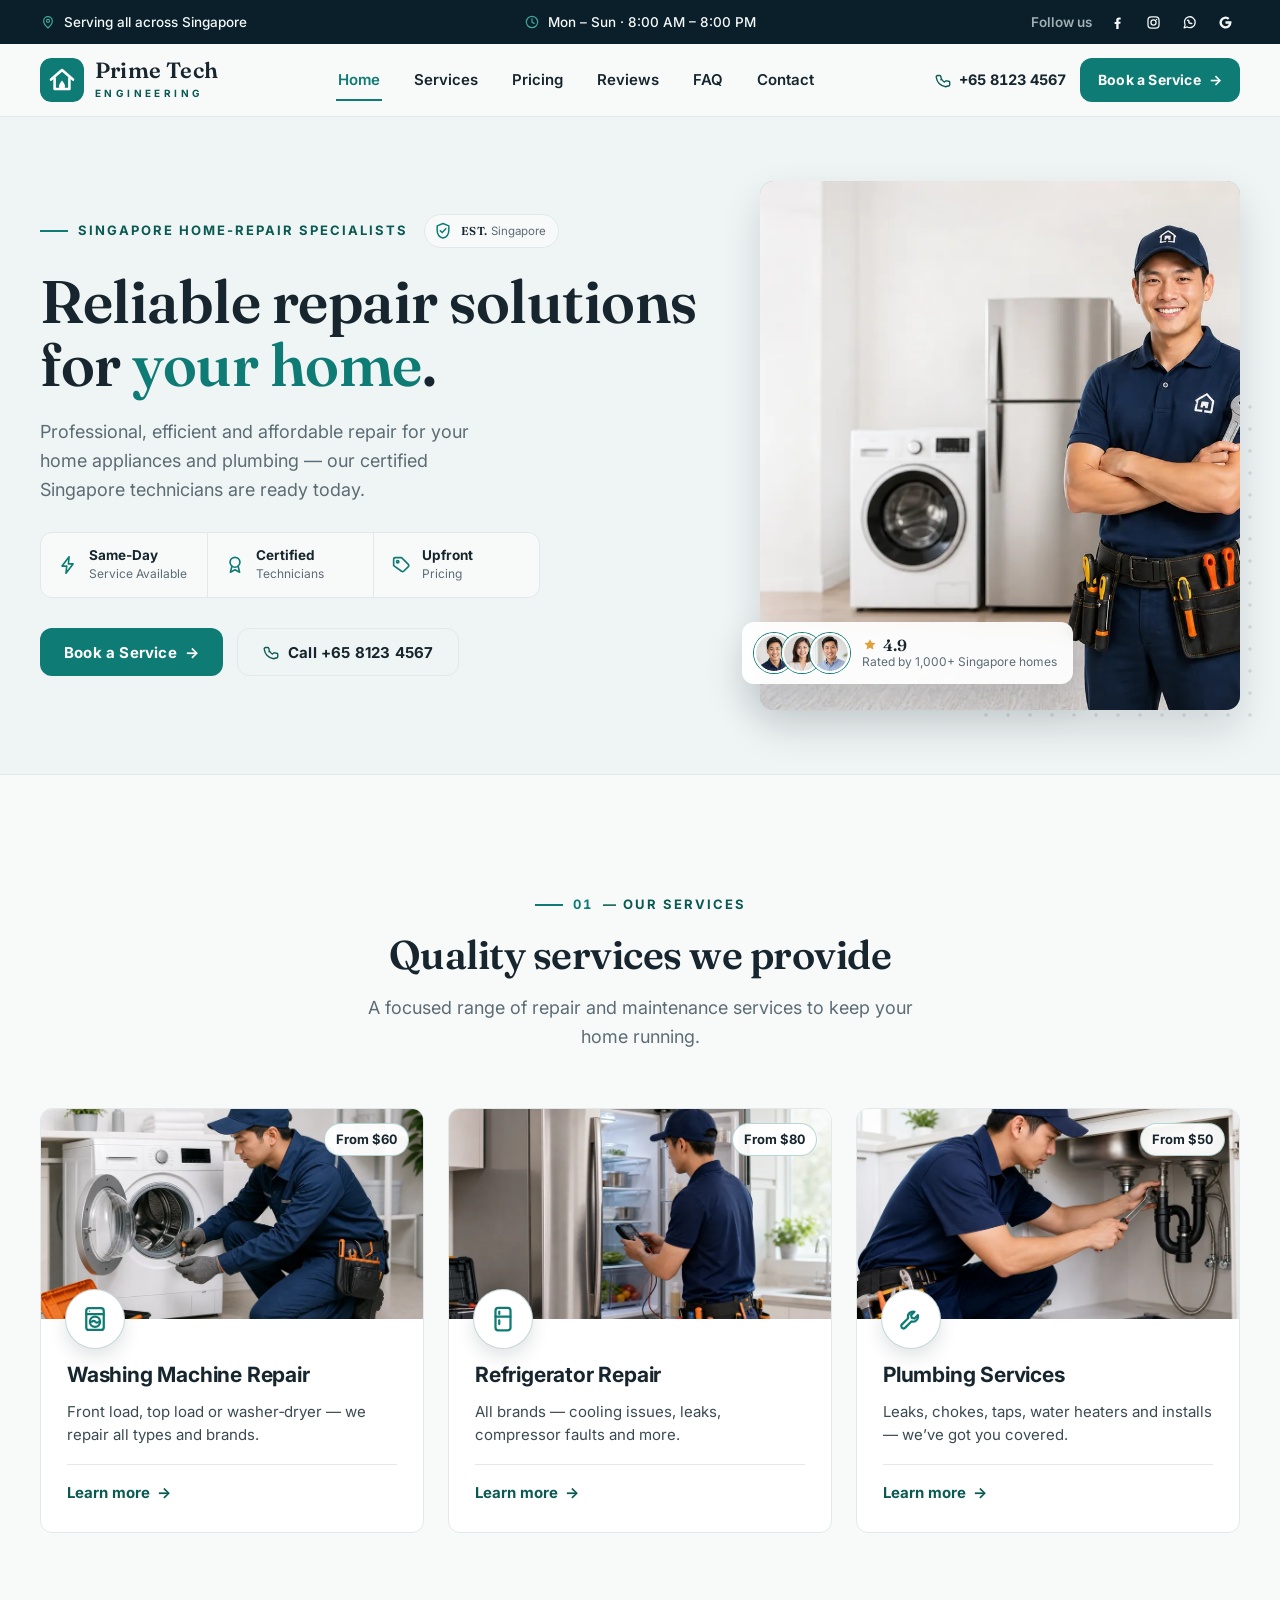
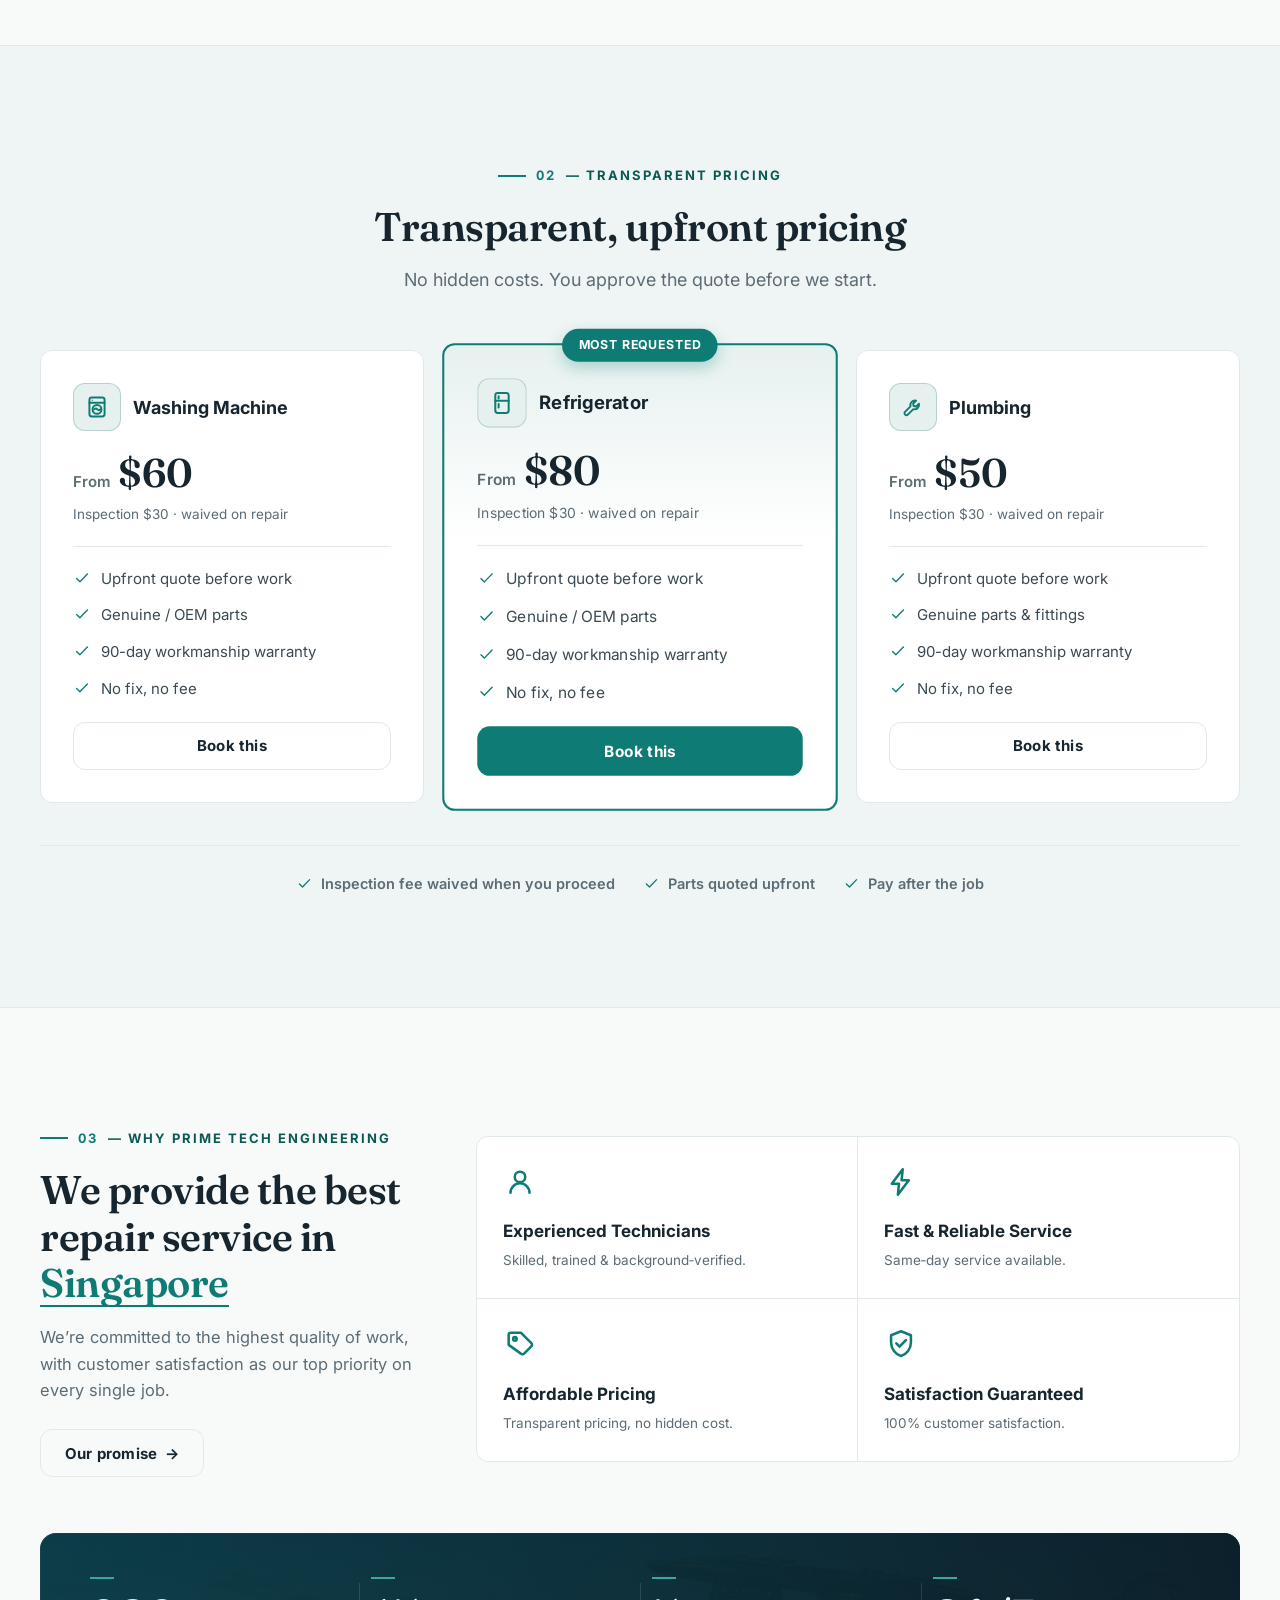
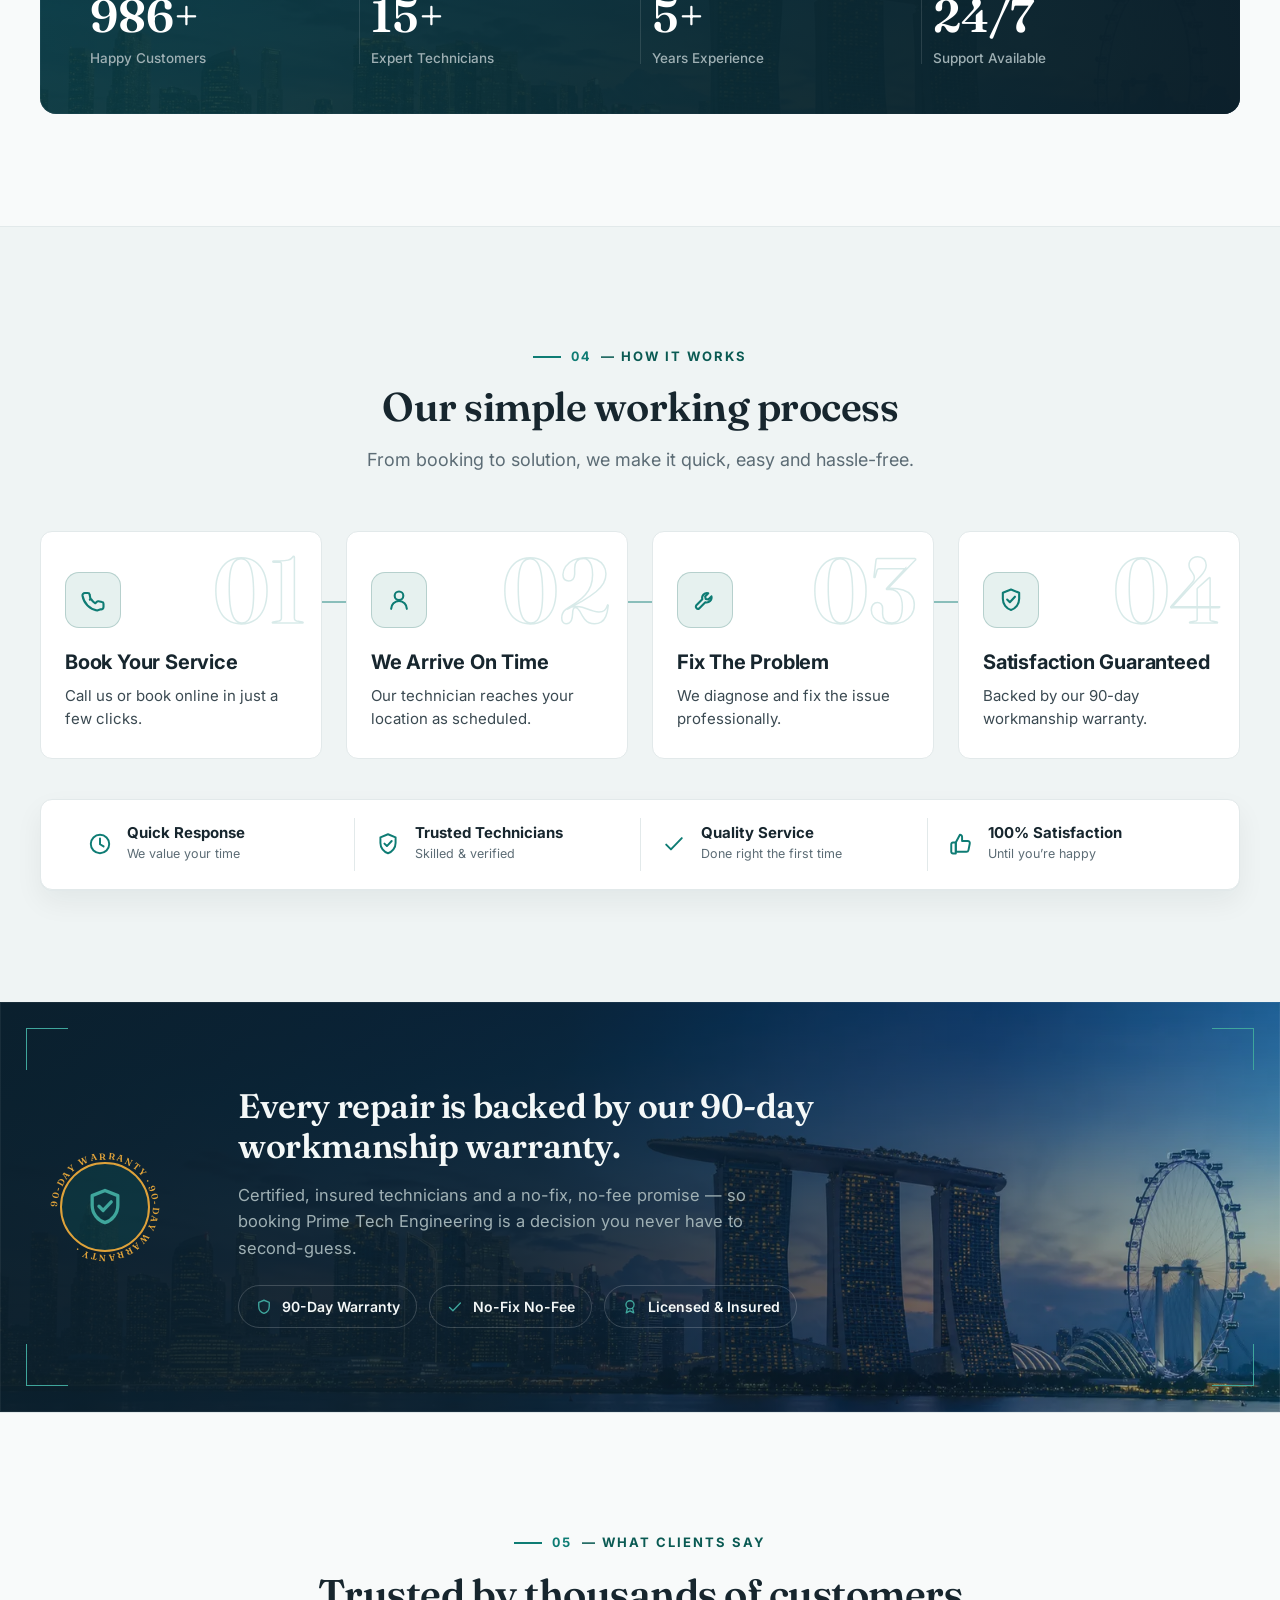
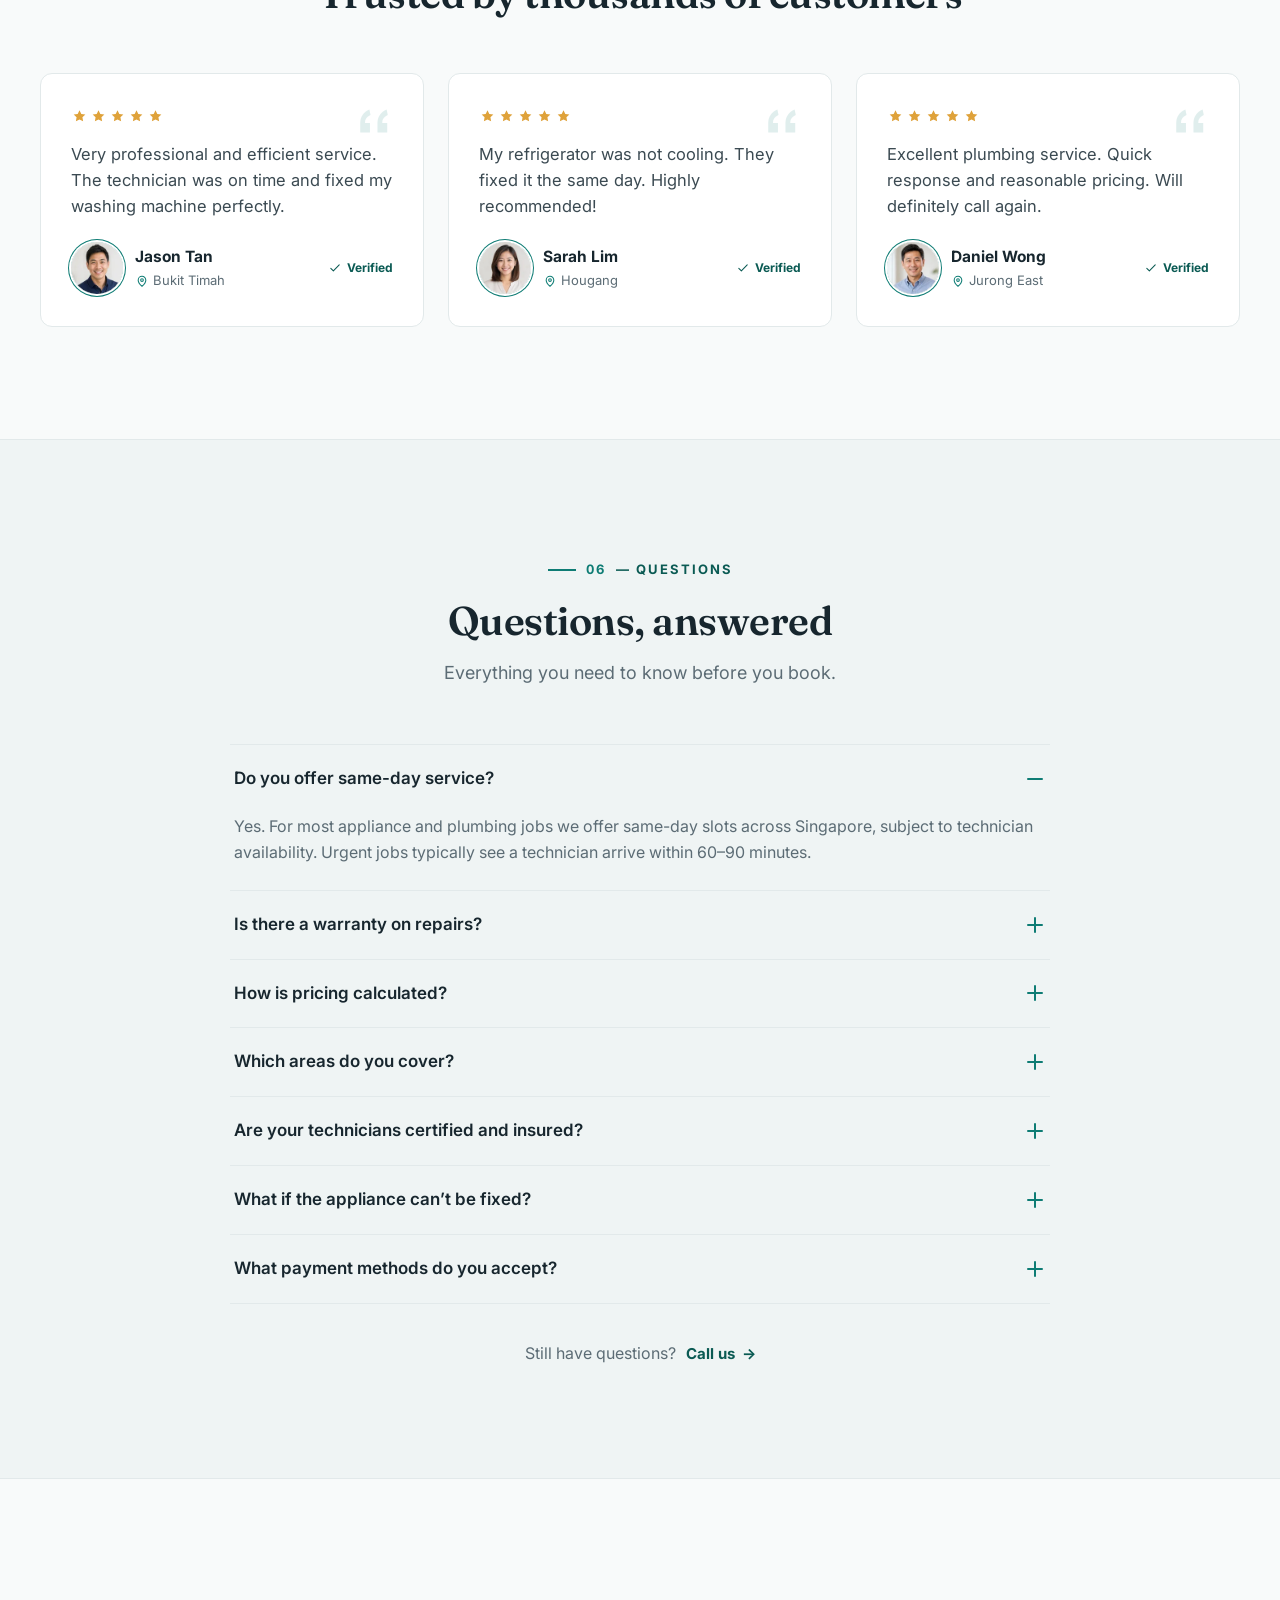
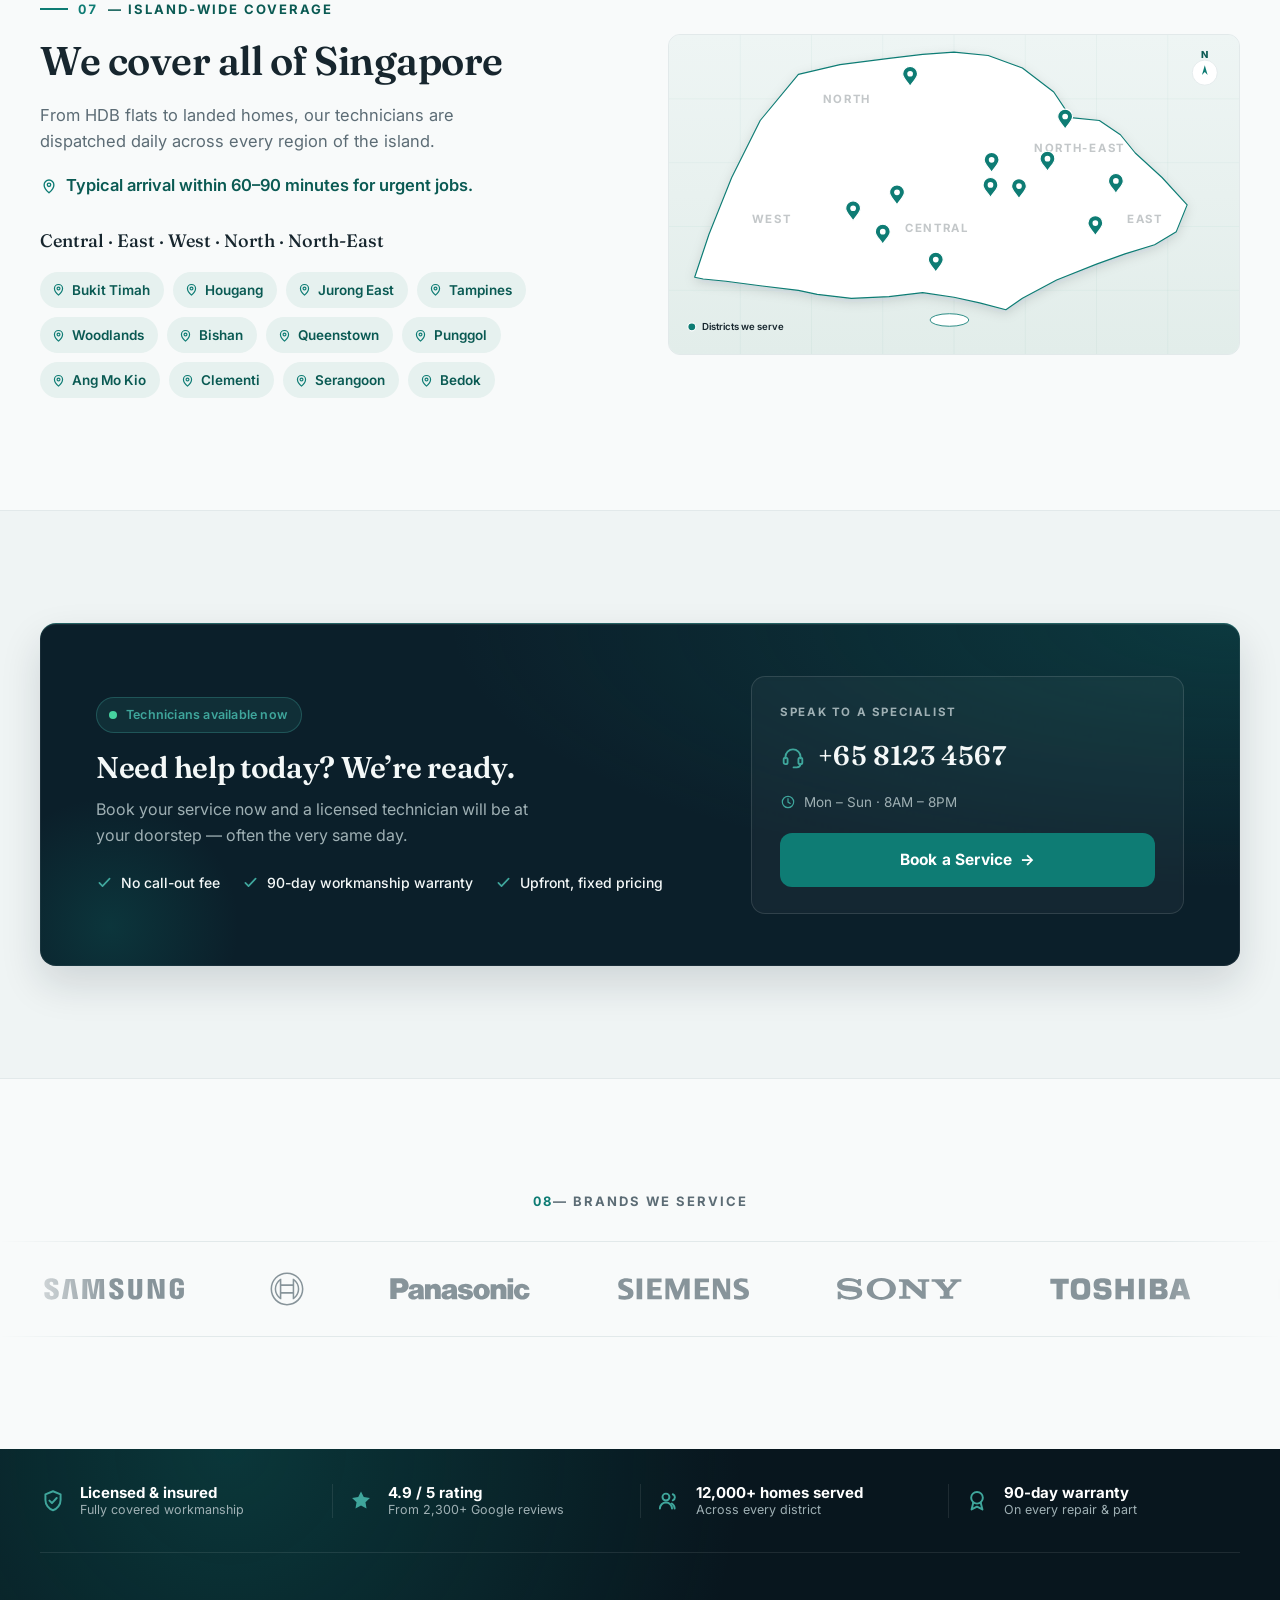
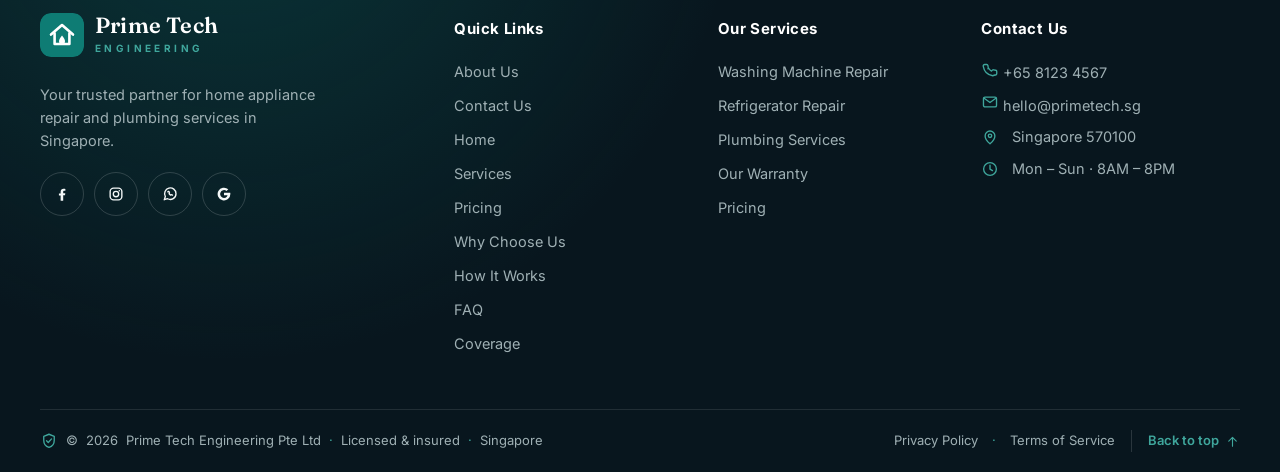
<file: index.html>
<!doctype html>
<html lang="en">
  <head>
    <meta charset="UTF-8" />
    <meta name="viewport" content="width=device-width, initial-scale=1.0" />
    <title>Prime Tech Engineering — Premium Home Appliance & Plumbing Repair in Singapore</title>
    <meta
      name="description"
      content="Prime Tech Engineering — certified Singapore technicians for washing machine, refrigerator and plumbing repair. Same-day service, transparent pricing and a 90-day workmanship warranty."
    />
    <meta name="theme-color" content="#0B1F2A" />
    <link rel="preconnect" href="https://fonts.googleapis.com" />
    <link rel="preconnect" href="https://fonts.gstatic.com" crossorigin />
    <link
      href="https://fonts.googleapis.com/css2?family=Fraunces:opsz,wght@9..144,400;9..144,500;9..144,600&family=Inter:wght@400;500;600;700&display=swap"
      rel="stylesheet"
    />
    <link rel="icon" href="assets/icons/logo.svg" />
    <link rel="stylesheet" href="styles.css" />
  </head>
  <body>
    <a class="skip-link" href="#home">Skip to content</a>

    <!-- ============================ ICON SPRITE ============================ -->
    <svg class="sprite" aria-hidden="true" focusable="false" width="0" height="0">
      <defs>
        <symbol id="i-pin" viewBox="0 0 24 24"><path d="M12 21s6.5-5.6 6.5-10.5a6.5 6.5 0 0 0-13 0C5.5 15.4 12 21 12 21Z"/><circle cx="12" cy="10.4" r="2.3"/></symbol>
        <symbol id="i-clock" viewBox="0 0 24 24"><circle cx="12" cy="12" r="8.5"/><path d="M12 7v5.2l3.3 2"/></symbol>
        <symbol id="i-phone" viewBox="0 0 24 24"><path d="M15.6 21a15.5 15.5 0 0 1-12.6-12.6 2 2 0 0 1 2-2.4h2.6a1.5 1.5 0 0 1 1.5 1.3l.6 3a1.5 1.5 0 0 1-.42 1.4L10.2 11a12 12 0 0 0 3.8 3.8l1.3-1.3a1.5 1.5 0 0 1 1.4-.42l3 .6a1.5 1.5 0 0 1 1.3 1.5V18a2 2 0 0 1-2.4 2Z"/></symbol>
        <symbol id="i-mail" viewBox="0 0 24 24"><rect x="3.3" y="5.5" width="17.4" height="13" rx="2"/><path d="m4.2 7 7.8 5.6L19.8 7"/></symbol>
        <symbol id="i-home" viewBox="0 0 24 24"><path d="M4 11 12 4.2 20 11"/><path d="M6.2 9.6V20h11.6V9.6"/></symbol>
        <symbol id="i-user" viewBox="0 0 24 24"><circle cx="12" cy="8.4" r="3.7"/><path d="M5.3 19.6a6.7 6.7 0 0 1 13.4 0"/></symbol>
        <symbol id="i-gear" viewBox="0 0 24 24"><circle cx="12" cy="12" r="3.2"/><path d="M12 3v3M12 18v3M3 12h3M18 12h3M5.6 5.6l2.1 2.1M16.3 16.3l2.1 2.1M18.4 5.6l-2.1 2.1M7.7 16.3l-2.1 2.1"/></symbol>
        <symbol id="i-arrow" viewBox="0 0 24 24"><path d="M4.5 12h14M12.5 6l6 6-6 6"/></symbol>
        <symbol id="i-check" viewBox="0 0 24 24"><path d="M4.8 12.6 9.2 17 19.2 6.6"/></symbol>
        <symbol id="i-shield" viewBox="0 0 24 24"><path d="M12 3 5 5.8v5.2c0 4.5 3 8.3 7 9.5 4-1.2 7-5 7-9.5V5.8L12 3Z"/></symbol>
        <symbol id="i-shield-check" viewBox="0 0 24 24"><path d="M12 3 5 5.8v5.2c0 4.5 3 8.3 7 9.5 4-1.2 7-5 7-9.5V5.8L12 3Z"/><path d="m8.7 11.6 2.3 2.3 4.4-4.7"/></symbol>
        <symbol id="i-star" viewBox="0 0 24 24"><path fill="currentColor" stroke="none" d="m12 3.2 2.55 5.16 5.7.83-4.12 4.02.97 5.67L12 16.18l-5.09 2.68.97-5.67L3.76 9.2l5.7-.83L12 3.2Z"/></symbol>
        <symbol id="i-bolt" viewBox="0 0 24 24"><path d="M13.2 3 5.5 13.2h5.1l-.8 7.8 7.7-10.2h-5.1l.8-7.8Z"/></symbol>
        <symbol id="i-badge" viewBox="0 0 24 24"><circle cx="12" cy="9" r="5.4"/><path d="m8.6 13.4-1.6 6.4 5-2.6 5 2.6-1.6-6.4"/></symbol>
        <symbol id="i-tag" viewBox="0 0 24 24"><path d="M4 12.6V5.6A1.6 1.6 0 0 1 5.6 4h7l7.4 7.4a1.6 1.6 0 0 1 0 2.3l-5.1 5.1a1.6 1.6 0 0 1-2.3 0L4 12.6Z"/><circle cx="8.4" cy="8.4" r="1.25"/></symbol>
        <symbol id="i-washer" viewBox="0 0 24 24"><rect x="5" y="3.3" width="14" height="17.4" rx="2.2"/><path d="M5 8h14"/><circle cx="12" cy="14.2" r="4.1"/><path d="M9.5 14.2c.9-1 1.9-1 2.8 0s1.9 1 2.8 0"/><circle cx="7.6" cy="5.7" r=".55" fill="currentColor" stroke="none"/></symbol>
        <symbol id="i-fridge" viewBox="0 0 24 24"><rect x="6" y="3" width="12" height="18" rx="2.2"/><path d="M6 10h12"/><path d="M9 6v2M9 13v3"/></symbol>
        <symbol id="i-wrench" viewBox="0 0 24 24"><path d="M14.8 6.2a4.2 4.2 0 0 0-5.1 5.2L4.4 16.7a1.9 1.9 0 0 0 2.6 2.6l5.3-5.3a4.2 4.2 0 0 0 5.2-5.1l-2.7 2.7-2.2-.5-.5-2.2 2.7-2.7Z"/></symbol>
        <symbol id="i-users" viewBox="0 0 24 24"><circle cx="9.2" cy="8.4" r="3.2"/><path d="M3.6 19a5.6 5.6 0 0 1 11.2 0"/><path d="M15.5 5.8a3 3 0 0 1 0 5.6M17.2 19a5.6 5.6 0 0 0-2.6-4.7"/></symbol>
        <symbol id="i-calendar" viewBox="0 0 24 24"><rect x="4" y="5.5" width="16" height="14.5" rx="2"/><path d="M4 9.6h16M8.4 3.4v4M15.6 3.4v4"/></symbol>
        <symbol id="i-headset" viewBox="0 0 24 24"><path d="M5 13.2v-1.2a7 7 0 0 1 14 0v1.2"/><rect x="3.4" y="12.6" width="3.6" height="6" rx="1.6"/><rect x="17" y="12.6" width="3.6" height="6" rx="1.6"/><path d="M19 18.6a3.6 3.6 0 0 1-3.6 3H12.5"/></symbol>
        <symbol id="i-thumb" viewBox="0 0 24 24"><path d="M7.2 10.6 11 3.4a2 2 0 0 1 2 2.1v3.7h5.1a2 2 0 0 1 2 2.4l-1.2 6a2 2 0 0 1-2 1.6H7.2Z"/><path d="M7.2 10.6V20.8H4.6A1.6 1.6 0 0 1 3 19.2v-7A1.6 1.6 0 0 1 4.6 10.6H7.2Z"/></symbol>
        <symbol id="i-map" viewBox="0 0 24 24"><path d="M9 4 4 6v14l5-2 6 2 5-2V4l-5 2-6-2Z"/><path d="M9 4v14M15 6v14"/></symbol>
        <symbol id="i-quote" viewBox="0 0 24 24"><path fill="currentColor" stroke="none" d="M9.6 6C6.5 7.3 4.8 9.8 4.8 13.2V18h5.1v-5H7.3c0-1.9.9-3.2 2.9-4.1L9.6 6Zm9 0c-3.1 1.3-4.8 3.8-4.8 7.2V18h5.1v-5h-2.6c0-1.9.9-3.2 2.9-4.1L18.6 6Z"/></symbol>
        <symbol id="i-fb" viewBox="0 0 24 24"><path fill="currentColor" stroke="none" d="M13.6 21v-7.2h2.4l.4-2.8h-2.8V9.2c0-.8.3-1.4 1.5-1.4h1.4V5.3c-.7-.1-1.5-.2-2.4-.2-2.3 0-3.9 1.4-3.9 4v2.1H7.9v2.8h2.3V21h3.4Z"/></symbol>
        <symbol id="i-ig" viewBox="0 0 24 24"><rect x="4.2" y="4.2" width="15.6" height="15.6" rx="4.6"/><circle cx="12" cy="12" r="3.6"/><circle cx="16.4" cy="7.6" r="1" fill="currentColor" stroke="none"/></symbol>
        <symbol id="i-wa" viewBox="0 0 24 24"><path d="M20 11.6a7.6 7.6 0 0 1-11.2 6.7L4.4 19.6l1.4-4.3A7.6 7.6 0 1 1 20 11.6Z"/><path d="M9.1 9.1c.2-.4.4-.4.6-.4h.5c.2 0 .4 0 .6.4l.5 1.3c.1.2 0 .4-.1.5l-.4.5c.5.9 1.2 1.6 2.1 2.1l.5-.5c.1-.2.4-.2.6-.1l1.3.6"/></symbol>
        <symbol id="i-google" viewBox="0 0 24 24"><path fill="currentColor" stroke="none" d="M12 10.2v3.4h4.7c-.2 1.2-1.5 3.6-4.7 3.6a5.2 5.2 0 1 1 3.4-9.2l2.3-2.2A8.5 8.5 0 1 0 20.5 12c0-.6-.06-1-.16-1.8H12Z"/></symbol>
      </defs>
    </svg>

    <!-- ============================ TOP BAR ============================ -->
    <div class="topbar">
      <div class="container topbar__inner">
        <span class="topbar__item">
          <svg aria-hidden="true" focusable="false" class="ico topbar__ico"><use href="#i-pin" /></svg>
          <span class="topbar__text">Serving all across Singapore</span>
        </span>
        <span class="topbar__item topbar__time">
          <svg aria-hidden="true" focusable="false" class="ico topbar__ico"><use href="#i-clock" /></svg>
          <span class="topbar__text">Mon &ndash; Sun&nbsp;&middot;&nbsp;8:00 AM &ndash; 8:00 PM</span>
        </span>
        <span class="topbar__social">
          <span class="follow-label">Follow us</span>
          <a href="#" aria-label="Facebook"><svg aria-hidden="true" focusable="false" class="ico"><use href="#i-fb" /></svg></a>
          <a href="#" aria-label="Instagram"><svg aria-hidden="true" focusable="false" class="ico"><use href="#i-ig" /></svg></a>
          <a href="#" aria-label="WhatsApp"><svg aria-hidden="true" focusable="false" class="ico"><use href="#i-wa" /></svg></a>
          <a href="#" aria-label="Google reviews"><svg aria-hidden="true" focusable="false" class="ico"><use href="#i-google" /></svg></a>
        </span>
      </div>
    </div>

    <!-- ============================ HEADER / NAV ============================ -->
    <header class="site-header" id="siteHeader">
      <div class="container nav">
        <a class="brand" href="#home" aria-label="Prime Tech Engineering home">
          <svg class="brand__mark" viewBox="0 0 44 44" width="44" height="44" role="img" aria-label="Prime Tech Engineering">
            <rect width="44" height="44" rx="11" fill="#0E7C74" />
            <path d="M11 21.6 22 12l11 9.6" fill="none" stroke="#fff" stroke-width="2.6" stroke-linecap="round" stroke-linejoin="round" />
            <path d="M14.6 20.4V31h14.8V20.4" fill="none" stroke="#fff" stroke-width="2.6" stroke-linecap="round" stroke-linejoin="round" />
            <path d="M22 22.6c2 2.6 3 4.4 3 5.6a3 3 0 0 1-6 0c0-1.2 1-3 3-5.6Z" fill="#fff" />
          </svg>
          <span class="brand__text">
            <strong>Prime Tech</strong>
            <small>Engineering</small>
          </span>
        </a>

        <button class="nav-toggle" type="button" aria-label="Open menu" aria-expanded="false" aria-controls="mainNav">
          <span></span><span></span><span></span>
        </button>

        <nav class="main-nav" id="mainNav" aria-label="Primary">
          <a class="active" href="#home"><svg aria-hidden="true" focusable="false" class="ico nav-ico"><use href="#i-home" /></svg><span>Home</span></a>
          <a href="#services"><svg aria-hidden="true" focusable="false" class="ico nav-ico"><use href="#i-gear" /></svg><span>Services</span></a>
          <a href="#pricing"><svg aria-hidden="true" focusable="false" class="ico nav-ico"><use href="#i-tag" /></svg><span>Pricing</span></a>
          <a href="#testimonials"><svg aria-hidden="true" focusable="false" class="ico nav-ico"><use href="#i-star" /></svg><span>Reviews</span></a>
          <a href="#faq"><svg aria-hidden="true" focusable="false" class="ico nav-ico"><use href="#i-user" /></svg><span>FAQ</span></a>
          <a href="#contact"><svg aria-hidden="true" focusable="false" class="ico nav-ico"><use href="#i-mail" /></svg><span>Contact</span></a>

          <a class="menu-call" href="tel:+6581234567">
            <svg aria-hidden="true" focusable="false" class="ico"><use href="#i-phone" /></svg>Call +65 8123 4567
          </a>
          <div class="menu-social">
            <span class="menu-social__label">Follow us</span>
            <div class="menu-social__icons">
              <a href="#" aria-label="Facebook"><svg aria-hidden="true" focusable="false" class="ico"><use href="#i-fb" /></svg></a>
              <a href="#" aria-label="Instagram"><svg aria-hidden="true" focusable="false" class="ico"><use href="#i-ig" /></svg></a>
              <a href="#" aria-label="WhatsApp"><svg aria-hidden="true" focusable="false" class="ico"><use href="#i-wa" /></svg></a>
              <a href="#" aria-label="Google reviews"><svg aria-hidden="true" focusable="false" class="ico"><use href="#i-google" /></svg></a>
            </div>
          </div>
        </nav>

        <div class="nav-actions">
          <a class="tel-link" href="tel:+6581234567" aria-label="Call +65 8123 4567">
            <svg aria-hidden="true" focusable="false" class="ico"><use href="#i-phone" /></svg>
            <span>+65 8123 4567</span>
          </a>
          <a class="btn btn--primary btn--sm" href="#contact">Book a Service <span class="btn__arrow" aria-hidden="true">&rarr;</span></a>
        </div>
        <a class="call-fab" href="tel:+6581234567" aria-label="Call +65 8123 4567">
          <svg aria-hidden="true" focusable="false" class="ico"><use href="#i-phone" /></svg>
        </a>
      </div>
    </header>

    <main id="home" tabindex="-1">
      <!-- ============================ HERO ============================ -->
      <section class="hero" aria-labelledby="hero-title">
        <div class="container hero__inner">
          <div class="hero__copy reveal">
            <div class="hero__eyebrow">
              <span class="kicker"><span class="kicker__rule"></span>Singapore Home-Repair Specialists</span>
              <span class="seal-tile">
                <svg aria-hidden="true" focusable="false" class="ico"><use href="#i-shield-check" /></svg>
                <span><b>EST.</b> Singapore</span>
              </span>
            </div>
            <h1 id="hero-title">Reliable repair solutions for <span>your home</span>.</h1>
            <p class="hero__lead">
              Professional, efficient and affordable repair for your home appliances and plumbing —
              our certified Singapore technicians are ready today.
            </p>

            <div class="spec-strip" role="list" aria-label="Service highlights">
              <div class="spec-strip__cell" role="listitem">
                <svg aria-hidden="true" focusable="false" class="ico"><use href="#i-bolt" /></svg>
                <span><b>Same-Day</b><small>Service Available</small></span>
              </div>
              <div class="spec-strip__cell" role="listitem">
                <svg aria-hidden="true" focusable="false" class="ico"><use href="#i-badge" /></svg>
                <span><b>Certified</b><small>Technicians</small></span>
              </div>
              <div class="spec-strip__cell" role="listitem">
                <svg aria-hidden="true" focusable="false" class="ico"><use href="#i-tag" /></svg>
                <span><b>Upfront</b><small>Pricing</small></span>
              </div>
            </div>

            <div class="hero__actions">
              <a class="btn btn--primary" href="#contact">Book a Service <span class="btn__arrow" aria-hidden="true">&rarr;</span></a>
              <a class="btn btn--ghost" href="tel:+6581234567">
                <svg aria-hidden="true" focusable="false" class="ico"><use href="#i-phone" /></svg>Call +65 8123 4567
              </a>
            </div>
          </div>

          <div class="hero__media reveal">
            <div class="hero__frame">
              <picture class="hero__pic">
                <source media="(max-width: 640px)" srcset="assets/images/hero-mobile.webp" width="900" height="1600" />
                <img
                  class="hero__img"
                  src="assets/images/hero-technician.webp"
                  alt="Prime Tech Engineering technician ready to service home appliances"
                  width="1600" height="900" fetchpriority="high" decoding="async"
                />
              </picture>
              <div class="hero__wash" aria-hidden="true"></div>
            </div>
            <div class="trust-card">
              <div class="trust-card__avatars" aria-hidden="true">
                <img src="assets/images/avatar-jason.webp" alt="" width="40" height="40" loading="lazy" />
                <img src="assets/images/avatar-sarah.webp" alt="" width="40" height="40" loading="lazy" />
                <img src="assets/images/avatar-daniel.webp" alt="" width="40" height="40" loading="lazy" />
              </div>
              <div class="trust-card__meta">
                <span class="trust-card__rating">
                  <svg aria-hidden="true" focusable="false" class="ico ico--star"><use href="#i-star" /></svg><b>4.9</b>
                </span>
                <small>Rated by 1,000+ Singapore homes</small>
              </div>
            </div>
          </div>
        </div>
      </section>

      <!-- ============================ SERVICES ============================ -->
      <section class="section services" id="services" aria-labelledby="services-title">
        <div class="container">
          <div class="section-heading reveal">
            <span class="kicker"><span class="kicker__rule"></span><span class="kicker__idx">01</span>&mdash;&nbsp;Our Services</span>
            <h2 id="services-title">Quality services we provide</h2>
            <p class="section-lead">A focused range of repair and maintenance services to keep your home running.</p>
          </div>

          <div class="service-grid">
            <article class="service-card reveal">
              <div class="service-card__media">
                <img src="assets/images/service-washing.webp" alt="Technician repairing a washing machine" width="1448" height="1086" loading="lazy" decoding="async" />
                <span class="price-chip">From&nbsp;$60</span>
                <span class="service-card__badge"><svg aria-hidden="true" focusable="false" class="ico"><use href="#i-washer" /></svg></span>
              </div>
              <div class="service-card__body">
                <h3>Washing Machine Repair</h3>
                <p>Front load, top load or washer&#8209;dryer &mdash; we repair all types and brands.</p>
                <a class="link-arrow" href="washing-machine-repair.html">Learn more <span class="btn__arrow" aria-hidden="true">&rarr;</span></a>
              </div>
            </article>

            <article class="service-card reveal">
              <div class="service-card__media">
                <img src="assets/images/service-fridge.webp" alt="Technician repairing a refrigerator" width="1448" height="1086" loading="lazy" decoding="async" />
                <span class="price-chip">From&nbsp;$80</span>
                <span class="service-card__badge"><svg aria-hidden="true" focusable="false" class="ico"><use href="#i-fridge" /></svg></span>
              </div>
              <div class="service-card__body">
                <h3>Refrigerator Repair</h3>
                <p>All brands &mdash; cooling issues, leaks, compressor faults and more.</p>
                <a class="link-arrow" href="refrigerator-repair.html">Learn more <span class="btn__arrow" aria-hidden="true">&rarr;</span></a>
              </div>
            </article>

            <article class="service-card reveal">
              <div class="service-card__media">
                <img src="assets/images/service-plumbing.webp" alt="Technician repairing sink plumbing" width="1448" height="1086" loading="lazy" decoding="async" />
                <span class="price-chip">From&nbsp;$50</span>
                <span class="service-card__badge"><svg aria-hidden="true" focusable="false" class="ico"><use href="#i-wrench" /></svg></span>
              </div>
              <div class="service-card__body">
                <h3>Plumbing Services</h3>
                <p>Leaks, chokes, taps, water heaters and installs &mdash; we&rsquo;ve got you covered.</p>
                <a class="link-arrow" href="plumbing-services.html">Learn more <span class="btn__arrow" aria-hidden="true">&rarr;</span></a>
              </div>
            </article>
          </div>
        </div>
      </section>

      <!-- ============================ PRICING ============================ -->
      <section class="section pricing" id="pricing" aria-labelledby="pricing-title">
        <div class="container">
          <div class="section-heading reveal">
            <span class="kicker"><span class="kicker__rule"></span><span class="kicker__idx">02</span>&mdash;&nbsp;Transparent Pricing</span>
            <h2 id="pricing-title">Transparent, upfront pricing</h2>
            <p class="section-lead">No hidden costs. You approve the quote before we start.</p>
          </div>

          <div class="price-grid">
            <article class="price-card reveal">
              <div class="price-card__head">
                <span class="price-card__icon"><svg aria-hidden="true" focusable="false" class="ico"><use href="#i-washer" /></svg></span>
                <h3>Washing Machine</h3>
              </div>
              <div class="price-card__price">
                <span class="from">From</span><span class="amount">$60</span>
              </div>
              <p class="price-card__note">Inspection $30 &middot; waived on repair</p>
              <ul class="price-card__list">
                <li><svg aria-hidden="true" focusable="false" class="ico"><use href="#i-check" /></svg>Upfront quote before work</li>
                <li><svg aria-hidden="true" focusable="false" class="ico"><use href="#i-check" /></svg>Genuine / OEM parts</li>
                <li><svg aria-hidden="true" focusable="false" class="ico"><use href="#i-check" /></svg>90-day workmanship warranty</li>
                <li><svg aria-hidden="true" focusable="false" class="ico"><use href="#i-check" /></svg>No fix, no fee</li>
              </ul>
              <a class="btn btn--ghost btn--block" href="#contact">Book this</a>
            </article>

            <article class="price-card price-card--featured reveal">
              <span class="ribbon">Most Requested</span>
              <div class="price-card__head">
                <span class="price-card__icon"><svg aria-hidden="true" focusable="false" class="ico"><use href="#i-fridge" /></svg></span>
                <h3>Refrigerator</h3>
              </div>
              <div class="price-card__price">
                <span class="from">From</span><span class="amount">$80</span>
              </div>
              <p class="price-card__note">Inspection $30 &middot; waived on repair</p>
              <ul class="price-card__list">
                <li><svg aria-hidden="true" focusable="false" class="ico"><use href="#i-check" /></svg>Upfront quote before work</li>
                <li><svg aria-hidden="true" focusable="false" class="ico"><use href="#i-check" /></svg>Genuine / OEM parts</li>
                <li><svg aria-hidden="true" focusable="false" class="ico"><use href="#i-check" /></svg>90-day workmanship warranty</li>
                <li><svg aria-hidden="true" focusable="false" class="ico"><use href="#i-check" /></svg>No fix, no fee</li>
              </ul>
              <a class="btn btn--primary btn--block" href="#contact">Book this</a>
            </article>

            <article class="price-card reveal">
              <div class="price-card__head">
                <span class="price-card__icon"><svg aria-hidden="true" focusable="false" class="ico"><use href="#i-wrench" /></svg></span>
                <h3>Plumbing</h3>
              </div>
              <div class="price-card__price">
                <span class="from">From</span><span class="amount">$50</span>
              </div>
              <p class="price-card__note">Inspection $30 &middot; waived on repair</p>
              <ul class="price-card__list">
                <li><svg aria-hidden="true" focusable="false" class="ico"><use href="#i-check" /></svg>Upfront quote before work</li>
                <li><svg aria-hidden="true" focusable="false" class="ico"><use href="#i-check" /></svg>Genuine parts &amp; fittings</li>
                <li><svg aria-hidden="true" focusable="false" class="ico"><use href="#i-check" /></svg>90-day workmanship warranty</li>
                <li><svg aria-hidden="true" focusable="false" class="ico"><use href="#i-check" /></svg>No fix, no fee</li>
              </ul>
              <a class="btn btn--ghost btn--block" href="#contact">Book this</a>
            </article>
          </div>

          <div class="reassure reveal">
            <span><svg aria-hidden="true" focusable="false" class="ico"><use href="#i-check" /></svg>Inspection fee waived when you proceed</span>
            <span><svg aria-hidden="true" focusable="false" class="ico"><use href="#i-check" /></svg>Parts quoted upfront</span>
            <span><svg aria-hidden="true" focusable="false" class="ico"><use href="#i-check" /></svg>Pay after the job</span>
          </div>
        </div>
      </section>

      <!-- ============================ WHY + STATS ============================ -->
      <section class="section why" id="why" aria-labelledby="why-title">
        <div class="container">
          <div class="why__top">
            <div class="why__copy reveal">
              <span class="kicker"><span class="kicker__rule"></span><span class="kicker__idx">03</span>&mdash;&nbsp;Why Prime Tech Engineering</span>
              <h2 id="why-title">We provide the best repair service in <span>Singapore</span></h2>
              <p>
                We&rsquo;re committed to the highest quality of work, with customer satisfaction as our
                top priority on every single job.
              </p>
              <a class="btn btn--ghost" href="#guarantee">Our promise <span class="btn__arrow" aria-hidden="true">&rarr;</span></a>
            </div>

            <div class="feature-grid reveal">
              <article class="feature-tile">
                <svg aria-hidden="true" focusable="false" class="ico feature-tile__ico"><use href="#i-user" /></svg>
                <h3>Experienced Technicians</h3>
                <p>Skilled, trained &amp; background&#8209;verified.</p>
              </article>
              <article class="feature-tile">
                <svg aria-hidden="true" focusable="false" class="ico feature-tile__ico"><use href="#i-bolt" /></svg>
                <h3>Fast &amp; Reliable Service</h3>
                <p>Same&#8209;day service available.</p>
              </article>
              <article class="feature-tile">
                <svg aria-hidden="true" focusable="false" class="ico feature-tile__ico"><use href="#i-tag" /></svg>
                <h3>Affordable Pricing</h3>
                <p>Transparent pricing, no hidden cost.</p>
              </article>
              <article class="feature-tile">
                <svg aria-hidden="true" focusable="false" class="ico feature-tile__ico"><use href="#i-shield-check" /></svg>
                <h3>Satisfaction Guaranteed</h3>
                <p>100% customer satisfaction.</p>
              </article>
            </div>
          </div>

          <div class="stats-banner reveal">
            <img class="stats-banner__bg" src="assets/images/stats-singapore.webp" alt="" width="1920" height="819" loading="lazy" decoding="async" />
            <div class="stats-banner__overlay" aria-hidden="true"></div>
            <div class="stat">
              <span class="stat__tick" aria-hidden="true"></span>
              <strong data-count="1000" data-suffix="+">1000+</strong>
              <span class="stat__label">Happy Customers</span>
            </div>
            <div class="stat">
              <span class="stat__tick" aria-hidden="true"></span>
              <strong data-count="15" data-suffix="+">15+</strong>
              <span class="stat__label">Expert Technicians</span>
            </div>
            <div class="stat">
              <span class="stat__tick" aria-hidden="true"></span>
              <strong data-count="5" data-suffix="+">5+</strong>
              <span class="stat__label">Years Experience</span>
            </div>
            <div class="stat">
              <span class="stat__tick" aria-hidden="true"></span>
              <strong>24/7</strong>
              <span class="stat__label">Support Available</span>
            </div>
          </div>
        </div>
      </section>

      <!-- ============================ PROCESS ============================ -->
      <section class="section process" id="works" aria-labelledby="process-title">
        <div class="container">
          <div class="section-heading reveal">
            <span class="kicker"><span class="kicker__rule"></span><span class="kicker__idx">04</span>&mdash;&nbsp;How It Works</span>
            <h2 id="process-title">Our simple working process</h2>
            <p class="section-lead">From booking to solution, we make it quick, easy and hassle-free.</p>
          </div>

          <div class="process-grid">
            <div class="process-rail" aria-hidden="true"></div>
            <article class="process-card reveal">
              <span class="process-card__num" aria-hidden="true">01</span>
              <span class="process-card__icon"><svg aria-hidden="true" focusable="false" class="ico"><use href="#i-phone" /></svg></span>
              <h3>Book Your Service</h3>
              <p>Call us or book online in just a few clicks.</p>
            </article>
            <article class="process-card reveal">
              <span class="process-card__num" aria-hidden="true">02</span>
              <span class="process-card__icon"><svg aria-hidden="true" focusable="false" class="ico"><use href="#i-user" /></svg></span>
              <h3>We Arrive On Time</h3>
              <p>Our technician reaches your location as scheduled.</p>
            </article>
            <article class="process-card reveal">
              <span class="process-card__num" aria-hidden="true">03</span>
              <span class="process-card__icon"><svg aria-hidden="true" focusable="false" class="ico"><use href="#i-wrench" /></svg></span>
              <h3>Fix The Problem</h3>
              <p>We diagnose and fix the issue professionally.</p>
            </article>
            <article class="process-card reveal">
              <span class="process-card__num" aria-hidden="true">04</span>
              <span class="process-card__icon"><svg aria-hidden="true" focusable="false" class="ico"><use href="#i-shield-check" /></svg></span>
              <h3>Satisfaction Guaranteed</h3>
              <p>Backed by our 90-day workmanship warranty.</p>
            </article>
          </div>

          <div class="highlights reveal" aria-label="Service promises">
            <div class="highlight">
              <svg aria-hidden="true" focusable="false" class="ico"><use href="#i-clock" /></svg>
              <span><b>Quick Response</b><small>We value your time</small></span>
            </div>
            <div class="highlight">
              <svg aria-hidden="true" focusable="false" class="ico"><use href="#i-shield-check" /></svg>
              <span><b>Trusted Technicians</b><small>Skilled &amp; verified</small></span>
            </div>
            <div class="highlight">
              <svg aria-hidden="true" focusable="false" class="ico"><use href="#i-check" /></svg>
              <span><b>Quality Service</b><small>Done right the first time</small></span>
            </div>
            <div class="highlight">
              <svg aria-hidden="true" focusable="false" class="ico"><use href="#i-thumb" /></svg>
              <span><b>100% Satisfaction</b><small>Until you&rsquo;re happy</small></span>
            </div>
          </div>
        </div>
      </section>

      <!-- ============================ GUARANTEE ============================ -->
      <section class="guarantee" id="guarantee" aria-labelledby="guarantee-title">
        <span class="corner corner--tl" aria-hidden="true"></span>
        <span class="corner corner--tr" aria-hidden="true"></span>
        <span class="corner corner--bl" aria-hidden="true"></span>
        <span class="corner corner--br" aria-hidden="true"></span>
        <div class="container guarantee__inner reveal">
          <div class="seal" aria-hidden="true">
            <svg class="seal__ring" viewBox="0 0 120 120">
              <defs>
                <path id="sealArc" d="M60 60 m-44 0 a44 44 0 1 1 88 0 a44 44 0 1 1 -88 0" />
              </defs>
              <text class="seal__text"><textPath href="#sealArc" startOffset="0">90&#8209;DAY&nbsp;WARRANTY&nbsp;&middot;&nbsp;90&#8209;DAY&nbsp;WARRANTY&nbsp;&middot;&nbsp;</textPath></text>
            </svg>
            <span class="seal__core"><svg aria-hidden="true" focusable="false" class="ico"><use href="#i-shield-check" /></svg></span>
          </div>
          <div class="guarantee__copy">
            <h2 id="guarantee-title">Every repair is backed by our 90-day workmanship warranty.</h2>
            <p>
              Certified, insured technicians and a no-fix, no-fee promise &mdash; so booking Prime Tech Engineering
              is a decision you never have to second-guess.
            </p>
            <div class="assure-chips">
              <span class="assure-chip"><svg aria-hidden="true" focusable="false" class="ico"><use href="#i-shield" /></svg>90-Day Warranty</span>
              <span class="assure-chip"><svg aria-hidden="true" focusable="false" class="ico"><use href="#i-check" /></svg>No-Fix No-Fee</span>
              <span class="assure-chip"><svg aria-hidden="true" focusable="false" class="ico"><use href="#i-badge" /></svg>Licensed &amp; Insured</span>
            </div>
          </div>
        </div>
      </section>

      <!-- ============================ TESTIMONIALS ============================ -->
      <section class="section testimonials" id="testimonials" aria-labelledby="testimonials-title">
        <div class="container">
          <div class="section-heading reveal">
            <span class="kicker"><span class="kicker__rule"></span><span class="kicker__idx">05</span>&mdash;&nbsp;What Clients Say</span>
            <h2 id="testimonials-title">Trusted by thousands of customers</h2>
          </div>

          <div class="testimonial-grid">
            <article class="testimonial-card reveal">
              <svg aria-hidden="true" focusable="false" class="ico quote-mark"><use href="#i-quote" /></svg>
              <span class="stars" role="img" aria-label="5 out of 5 stars">
                <svg aria-hidden="true" focusable="false" class="ico ico--star"><use href="#i-star" /></svg><svg aria-hidden="true" focusable="false" class="ico ico--star"><use href="#i-star" /></svg><svg aria-hidden="true" focusable="false" class="ico ico--star"><use href="#i-star" /></svg><svg aria-hidden="true" focusable="false" class="ico ico--star"><use href="#i-star" /></svg><svg aria-hidden="true" focusable="false" class="ico ico--star"><use href="#i-star" /></svg>
              </span>
              <p>Very professional and efficient service. The technician was on time and fixed my washing machine perfectly.</p>
              <div class="person">
                <img src="assets/images/avatar-jason.webp" alt="" width="52" height="52" loading="lazy" />
                <span class="person__meta">
                  <b>Jason Tan</b>
                  <small><svg aria-hidden="true" focusable="false" class="ico"><use href="#i-pin" /></svg>Bukit Timah</small>
                </span>
                <span class="verified"><svg aria-hidden="true" focusable="false" class="ico"><use href="#i-check" /></svg>Verified</span>
              </div>
            </article>

            <article class="testimonial-card reveal">
              <svg aria-hidden="true" focusable="false" class="ico quote-mark"><use href="#i-quote" /></svg>
              <span class="stars" role="img" aria-label="5 out of 5 stars">
                <svg aria-hidden="true" focusable="false" class="ico ico--star"><use href="#i-star" /></svg><svg aria-hidden="true" focusable="false" class="ico ico--star"><use href="#i-star" /></svg><svg aria-hidden="true" focusable="false" class="ico ico--star"><use href="#i-star" /></svg><svg aria-hidden="true" focusable="false" class="ico ico--star"><use href="#i-star" /></svg><svg aria-hidden="true" focusable="false" class="ico ico--star"><use href="#i-star" /></svg>
              </span>
              <p>My refrigerator was not cooling. They fixed it the same day. Highly recommended!</p>
              <div class="person">
                <img src="assets/images/avatar-sarah.webp" alt="" width="52" height="52" loading="lazy" />
                <span class="person__meta">
                  <b>Sarah Lim</b>
                  <small><svg aria-hidden="true" focusable="false" class="ico"><use href="#i-pin" /></svg>Hougang</small>
                </span>
                <span class="verified"><svg aria-hidden="true" focusable="false" class="ico"><use href="#i-check" /></svg>Verified</span>
              </div>
            </article>

            <article class="testimonial-card reveal">
              <svg aria-hidden="true" focusable="false" class="ico quote-mark"><use href="#i-quote" /></svg>
              <span class="stars" role="img" aria-label="5 out of 5 stars">
                <svg aria-hidden="true" focusable="false" class="ico ico--star"><use href="#i-star" /></svg><svg aria-hidden="true" focusable="false" class="ico ico--star"><use href="#i-star" /></svg><svg aria-hidden="true" focusable="false" class="ico ico--star"><use href="#i-star" /></svg><svg aria-hidden="true" focusable="false" class="ico ico--star"><use href="#i-star" /></svg><svg aria-hidden="true" focusable="false" class="ico ico--star"><use href="#i-star" /></svg>
              </span>
              <p>Excellent plumbing service. Quick response and reasonable pricing. Will definitely call again.</p>
              <div class="person">
                <img src="assets/images/avatar-daniel.webp" alt="" width="52" height="52" loading="lazy" />
                <span class="person__meta">
                  <b>Daniel Wong</b>
                  <small><svg aria-hidden="true" focusable="false" class="ico"><use href="#i-pin" /></svg>Jurong East</small>
                </span>
                <span class="verified"><svg aria-hidden="true" focusable="false" class="ico"><use href="#i-check" /></svg>Verified</span>
              </div>
            </article>
          </div>
          <div class="dots"><span class="active"></span><span></span><span></span></div>
        </div>
      </section>

      <!-- ============================ FAQ ============================ -->
      <section class="section faq" id="faq" aria-labelledby="faq-title">
        <div class="container">
          <div class="section-heading reveal">
            <span class="kicker"><span class="kicker__rule"></span><span class="kicker__idx">06</span>&mdash;&nbsp;Questions</span>
            <h2 id="faq-title">Questions, answered</h2>
            <p class="section-lead">Everything you need to know before you book.</p>
          </div>

          <div class="faq-list reveal">
            <div class="faq-item is-open">
              <button class="faq-q" id="faq-btn-1" aria-expanded="true" aria-controls="faq-panel-1">
                <span>Do you offer same-day service?</span>
                <span class="faq-icon" aria-hidden="true"></span>
              </button>
              <div class="faq-a" id="faq-panel-1" role="region" aria-labelledby="faq-btn-1">
                <p>Yes. For most appliance and plumbing jobs we offer same-day slots across Singapore, subject to technician availability. Urgent jobs typically see a technician arrive within 60&ndash;90 minutes.</p>
              </div>
            </div>

            <div class="faq-item">
              <button class="faq-q" id="faq-btn-2" aria-expanded="false" aria-controls="faq-panel-2">
                <span>Is there a warranty on repairs?</span>
                <span class="faq-icon" aria-hidden="true"></span>
              </button>
              <div class="faq-a" id="faq-panel-2" role="region" aria-labelledby="faq-btn-2">
                <p>Every repair is backed by our 90-day workmanship warranty. If the same fault recurs within 90 days, we return and put it right at no extra labour cost.</p>
              </div>
            </div>

            <div class="faq-item">
              <button class="faq-q" id="faq-btn-3" aria-expanded="false" aria-controls="faq-panel-3">
                <span>How is pricing calculated?</span>
                <span class="faq-icon" aria-hidden="true"></span>
              </button>
              <div class="faq-a" id="faq-panel-3" role="region" aria-labelledby="faq-btn-3">
                <p>A flat $30 inspection lets our technician diagnose the fault on-site, then you get an upfront fixed quote before any work begins. The $30 is waived when you proceed with the repair &mdash; so you only pay once the job is approved.</p>
              </div>
            </div>

            <div class="faq-item">
              <button class="faq-q" id="faq-btn-4" aria-expanded="false" aria-controls="faq-panel-4">
                <span>Which areas do you cover?</span>
                <span class="faq-icon" aria-hidden="true"></span>
              </button>
              <div class="faq-a" id="faq-panel-4" role="region" aria-labelledby="faq-btn-4">
                <p>All of Singapore &mdash; Central, East, West, North and North-East, including Bukit Timah, Hougang, Jurong East, Tampines, Woodlands, Bishan, Queenstown and Punggol.</p>
              </div>
            </div>

            <div class="faq-item">
              <button class="faq-q" id="faq-btn-5" aria-expanded="false" aria-controls="faq-panel-5">
                <span>Are your technicians certified and insured?</span>
                <span class="faq-icon" aria-hidden="true"></span>
              </button>
              <div class="faq-a" id="faq-panel-5" role="region" aria-labelledby="faq-btn-5">
                <p>Yes. Our technicians are trained, background-verified and fully insured, with 5+ years of average experience across major appliance brands.</p>
              </div>
            </div>

            <div class="faq-item">
              <button class="faq-q" id="faq-btn-6" aria-expanded="false" aria-controls="faq-panel-6">
                <span>What if the appliance can&rsquo;t be fixed?</span>
                <span class="faq-icon" aria-hidden="true"></span>
              </button>
              <div class="faq-a" id="faq-panel-6" role="region" aria-labelledby="faq-btn-6">
                <p>No fix, no fee. If we can&rsquo;t resolve the fault, you don&rsquo;t pay for the repair &mdash; and we&rsquo;ll advise honestly on whether a replacement is the smarter option.</p>
              </div>
            </div>

            <div class="faq-item">
              <button class="faq-q" id="faq-btn-7" aria-expanded="false" aria-controls="faq-panel-7">
                <span>What payment methods do you accept?</span>
                <span class="faq-icon" aria-hidden="true"></span>
              </button>
              <div class="faq-a" id="faq-panel-7" role="region" aria-labelledby="faq-btn-7">
                <p>PayNow, all major cards, and bank transfer. Payment is collected only after the job is done and you&rsquo;re satisfied.</p>
              </div>
            </div>
          </div>

          <p class="faq-foot reveal">
            Still have questions?
            <a class="link-arrow" href="tel:+6581234567">Call us <span class="btn__arrow" aria-hidden="true">&rarr;</span></a>
          </p>
        </div>
      </section>

      <!-- ============================ SERVICE AREA ============================ -->
      <section class="section coverage" id="coverage" aria-labelledby="coverage-title">
        <div class="container">
          <div class="coverage__top">
            <div class="coverage__copy reveal">
              <span class="kicker"><span class="kicker__rule"></span><span class="kicker__idx">07</span>&mdash;&nbsp;Island-wide Coverage</span>
              <h2 id="coverage-title">We cover all of Singapore</h2>
              <p>From HDB flats to landed homes, our technicians are dispatched daily across every region of the island.</p>
              <p class="coverage__note"><svg aria-hidden="true" focusable="false" class="ico"><use href="#i-pin" /></svg>Typical arrival within 60&ndash;90 minutes for urgent jobs.</p>
              <div class="region-line">Central &middot; East &middot; West &middot; North &middot; North-East</div>
              <div class="chip-cloud" aria-label="Districts we serve">
                <span class="chip"><svg aria-hidden="true" focusable="false" class="ico"><use href="#i-pin" /></svg>Bukit Timah</span>
                <span class="chip"><svg aria-hidden="true" focusable="false" class="ico"><use href="#i-pin" /></svg>Hougang</span>
                <span class="chip"><svg aria-hidden="true" focusable="false" class="ico"><use href="#i-pin" /></svg>Jurong East</span>
                <span class="chip"><svg aria-hidden="true" focusable="false" class="ico"><use href="#i-pin" /></svg>Tampines</span>
                <span class="chip"><svg aria-hidden="true" focusable="false" class="ico"><use href="#i-pin" /></svg>Woodlands</span>
                <span class="chip"><svg aria-hidden="true" focusable="false" class="ico"><use href="#i-pin" /></svg>Bishan</span>
                <span class="chip"><svg aria-hidden="true" focusable="false" class="ico"><use href="#i-pin" /></svg>Queenstown</span>
                <span class="chip"><svg aria-hidden="true" focusable="false" class="ico"><use href="#i-pin" /></svg>Punggol</span>
                <span class="chip"><svg aria-hidden="true" focusable="false" class="ico"><use href="#i-pin" /></svg>Ang Mo Kio</span>
                <span class="chip"><svg aria-hidden="true" focusable="false" class="ico"><use href="#i-pin" /></svg>Clementi</span>
                <span class="chip"><svg aria-hidden="true" focusable="false" class="ico"><use href="#i-pin" /></svg>Serangoon</span>
                <span class="chip"><svg aria-hidden="true" focusable="false" class="ico"><use href="#i-pin" /></svg>Bedok</span>
              </div>
            </div>

            <div class="coverage__map reveal">
              <svg class="sg-map" viewBox="0 0 1000 560" preserveAspectRatio="xMidYMid meet" role="img" aria-labelledby="sg-map-title">
                <title id="sg-map-title">Map of Singapore showing Prime Tech Engineering service coverage across 12 districts</title>
                <defs>
                  <linearGradient id="sgOcean" x1="0" y1="0" x2="0" y2="1">
                    <stop offset="0" stop-color="#eef5f4" /><stop offset="1" stop-color="#e2edea" />
                  </linearGradient>
                  <filter id="sgLandShadow" x="-8%" y="-8%" width="116%" height="128%">
                    <feDropShadow dx="0" dy="6" stdDeviation="9" flood-color="#0b1f2a" flood-opacity="0.13" />
                  </filter>
                  <filter id="sgTip" x="-25%" y="-30%" width="150%" height="170%">
                    <feDropShadow dx="0" dy="3" stdDeviation="4" flood-color="#0b1f2a" flood-opacity="0.3" />
                  </filter>
                </defs>
                <rect width="1000" height="560" fill="url(#sgOcean)" />
                <g class="sg-grid" aria-hidden="true">
                  <line x1="125" y1="0" x2="125" y2="560" /><line x1="250" y1="0" x2="250" y2="560" /><line x1="375" y1="0" x2="375" y2="560" /><line x1="500" y1="0" x2="500" y2="560" /><line x1="625" y1="0" x2="625" y2="560" /><line x1="750" y1="0" x2="750" y2="560" /><line x1="875" y1="0" x2="875" y2="560" />
                  <line x1="0" y1="112" x2="1000" y2="112" /><line x1="0" y1="224" x2="1000" y2="224" /><line x1="0" y1="336" x2="1000" y2="336" /><line x1="0" y1="448" x2="1000" y2="448" />
                </g>
                <path class="sg-land" d="M45,425 L70,350 L110,250 L160,150 L227,69 L300,52 L386,41 L445,34 L500,30 L560,36 L620,58 L675,100 L705,145 L755,150 L792,175 L818,207 L865,250 L909,298 L890,345 L852,368 L800,384 L750,402 L680,430 L620,462 L591,482 L545,470 L500,460 L445,452 L386,459 L320,462 L260,455 L227,448 L160,440 L100,432 L60,428 Z" />
                <ellipse class="sg-islet" cx="492" cy="500" rx="34" ry="11" />
                <g class="sg-region" aria-hidden="true">
                  <text x="312" y="120">NORTH</text>
                  <text x="720" y="205">NORTH-EAST</text>
                  <text x="835" y="330">EAST</text>
                  <text x="180" y="330">WEST</text>
                  <text x="470" y="345">CENTRAL</text>
                </g>
                <g class="sg-pins">
                  <g class="sg-pin" transform="translate(400,298)" tabindex="0" role="button" aria-label="Bukit Timah">
                    <title>Bukit Timah</title>
                    <circle class="sg-pin__hit" cx="0" cy="-16" r="24" fill="transparent"/>
                    <circle class="sg-pin__pulse" cx="0" cy="-22" r="13" style="animation-delay:0s"/>
                    <path class="sg-pin__marker" d="M0,0 C-5,-9 -13,-14 -13,-22 A13,13 0 1 1 13,-22 C13,-14 5,-9 0,0 Z"/>
                    <circle class="sg-pin__core" cx="0" cy="-22" r="5"/>
                    <g class="sg-pin__tip" aria-hidden="true"><rect class="sg-pin__tipbg" x="-106.0" y="-86" width="212" height="44" rx="10"/><path class="sg-pin__tiparrow" d="M-8,-42 L8,-42 L0,-35 Z"/><text class="sg-pin__tiptext" x="0" y="-57.0">Bukit Timah</text></g>
                  </g>
                  <g class="sg-pin" transform="translate(664,239)" tabindex="0" role="button" aria-label="Hougang">
                    <title>Hougang</title>
                    <circle class="sg-pin__hit" cx="0" cy="-16" r="24" fill="transparent"/>
                    <circle class="sg-pin__pulse" cx="0" cy="-22" r="13" style="animation-delay:.2s"/>
                    <path class="sg-pin__marker" d="M0,0 C-5,-9 -13,-14 -13,-22 A13,13 0 1 1 13,-22 C13,-14 5,-9 0,0 Z"/>
                    <circle class="sg-pin__core" cx="0" cy="-22" r="5"/>
                    <g class="sg-pin__tip" aria-hidden="true"><rect class="sg-pin__tipbg" x="-81.0" y="-86" width="162" height="44" rx="10"/><path class="sg-pin__tiparrow" d="M-8,-42 L8,-42 L0,-35 Z"/><text class="sg-pin__tiptext" x="0" y="-57.0">Hougang</text></g>
                  </g>
                  <g class="sg-pin" transform="translate(323,326)" tabindex="0" role="button" aria-label="Jurong East">
                    <title>Jurong East</title>
                    <circle class="sg-pin__hit" cx="0" cy="-16" r="24" fill="transparent"/>
                    <circle class="sg-pin__pulse" cx="0" cy="-22" r="13" style="animation-delay:.4s"/>
                    <path class="sg-pin__marker" d="M0,0 C-5,-9 -13,-14 -13,-22 A13,13 0 1 1 13,-22 C13,-14 5,-9 0,0 Z"/>
                    <circle class="sg-pin__core" cx="0" cy="-22" r="5"/>
                    <g class="sg-pin__tip" aria-hidden="true"><rect class="sg-pin__tipbg" x="-102.0" y="-86" width="204" height="44" rx="10"/><path class="sg-pin__tiparrow" d="M-8,-42 L8,-42 L0,-35 Z"/><text class="sg-pin__tiptext" x="0" y="-57.0">Jurong East</text></g>
                  </g>
                  <g class="sg-pin" transform="translate(784,278)" tabindex="0" role="button" aria-label="Tampines">
                    <title>Tampines</title>
                    <circle class="sg-pin__hit" cx="0" cy="-16" r="24" fill="transparent"/>
                    <circle class="sg-pin__pulse" cx="0" cy="-22" r="13" style="animation-delay:.6s"/>
                    <path class="sg-pin__marker" d="M0,0 C-5,-9 -13,-14 -13,-22 A13,13 0 1 1 13,-22 C13,-14 5,-9 0,0 Z"/>
                    <circle class="sg-pin__core" cx="0" cy="-22" r="5"/>
                    <g class="sg-pin__tip" aria-hidden="true"><rect class="sg-pin__tipbg" x="-85.0" y="-86" width="170" height="44" rx="10"/><path class="sg-pin__tiparrow" d="M-8,-42 L8,-42 L0,-35 Z"/><text class="sg-pin__tiptext" x="0" y="-57.0">Tampines</text></g>
                  </g>
                  <g class="sg-pin" transform="translate(423,90)" tabindex="0" role="button" aria-label="Woodlands">
                    <title>Woodlands</title>
                    <circle class="sg-pin__hit" cx="0" cy="-16" r="24" fill="transparent"/>
                    <circle class="sg-pin__pulse" cx="0" cy="-22" r="13" style="animation-delay:.8s"/>
                    <path class="sg-pin__marker" d="M0,0 C-5,-9 -13,-14 -13,-22 A13,13 0 1 1 13,-22 C13,-14 5,-9 0,0 Z"/>
                    <circle class="sg-pin__core" cx="0" cy="-22" r="5"/>
                    <g class="sg-pin__tip" aria-hidden="true"><rect class="sg-pin__tipbg" x="-95.5" y="-86" width="191" height="44" rx="10"/><path class="sg-pin__tiparrow" d="M-8,-42 L8,-42 L0,-35 Z"/><text class="sg-pin__tiptext" x="0" y="-57.0">Woodlands</text></g>
                  </g>
                  <g class="sg-pin" transform="translate(564,285)" tabindex="0" role="button" aria-label="Bishan">
                    <title>Bishan</title>
                    <circle class="sg-pin__hit" cx="0" cy="-16" r="24" fill="transparent"/>
                    <circle class="sg-pin__pulse" cx="0" cy="-22" r="13" style="animation-delay:1s"/>
                    <path class="sg-pin__marker" d="M0,0 C-5,-9 -13,-14 -13,-22 A13,13 0 1 1 13,-22 C13,-14 5,-9 0,0 Z"/>
                    <circle class="sg-pin__core" cx="0" cy="-22" r="5"/>
                    <g class="sg-pin__tip" aria-hidden="true"><rect class="sg-pin__tipbg" x="-66.0" y="-86" width="132" height="44" rx="10"/><path class="sg-pin__tiparrow" d="M-8,-42 L8,-42 L0,-35 Z"/><text class="sg-pin__tiptext" x="0" y="-57.0">Bishan</text></g>
                  </g>
                  <g class="sg-pin" transform="translate(468,416)" tabindex="0" role="button" aria-label="Queenstown">
                    <title>Queenstown</title>
                    <circle class="sg-pin__hit" cx="0" cy="-16" r="24" fill="transparent"/>
                    <circle class="sg-pin__pulse" cx="0" cy="-22" r="13" style="animation-delay:1.2s"/>
                    <path class="sg-pin__marker" d="M0,0 C-5,-9 -13,-14 -13,-22 A13,13 0 1 1 13,-22 C13,-14 5,-9 0,0 Z"/>
                    <circle class="sg-pin__core" cx="0" cy="-22" r="5"/>
                    <g class="sg-pin__tip" aria-hidden="true"><rect class="sg-pin__tipbg" x="-103.5" y="-86" width="207" height="44" rx="10"/><path class="sg-pin__tiparrow" d="M-8,-42 L8,-42 L0,-35 Z"/><text class="sg-pin__tiptext" x="0" y="-57.0">Queenstown</text></g>
                  </g>
                  <g class="sg-pin" transform="translate(695,165)" tabindex="0" role="button" aria-label="Punggol">
                    <title>Punggol</title>
                    <circle class="sg-pin__hit" cx="0" cy="-16" r="24" fill="transparent"/>
                    <circle class="sg-pin__pulse" cx="0" cy="-22" r="13" style="animation-delay:1.4s"/>
                    <path class="sg-pin__marker" d="M0,0 C-5,-9 -13,-14 -13,-22 A13,13 0 1 1 13,-22 C13,-14 5,-9 0,0 Z"/>
                    <circle class="sg-pin__core" cx="0" cy="-22" r="5"/>
                    <g class="sg-pin__tip" aria-hidden="true"><rect class="sg-pin__tipbg" x="-75.0" y="-86" width="150" height="44" rx="10"/><path class="sg-pin__tiparrow" d="M-8,-42 L8,-42 L0,-35 Z"/><text class="sg-pin__tiptext" x="0" y="-57.0">Punggol</text></g>
                  </g>
                  <g class="sg-pin" transform="translate(566,241)" tabindex="0" role="button" aria-label="Ang Mo Kio">
                    <title>Ang Mo Kio</title>
                    <circle class="sg-pin__hit" cx="0" cy="-16" r="24" fill="transparent"/>
                    <circle class="sg-pin__pulse" cx="0" cy="-22" r="13" style="animation-delay:1.6s"/>
                    <path class="sg-pin__marker" d="M0,0 C-5,-9 -13,-14 -13,-22 A13,13 0 1 1 13,-22 C13,-14 5,-9 0,0 Z"/>
                    <circle class="sg-pin__core" cx="0" cy="-22" r="5"/>
                    <g class="sg-pin__tip" aria-hidden="true"><rect class="sg-pin__tipbg" x="-103.5" y="-86" width="207" height="44" rx="10"/><path class="sg-pin__tiparrow" d="M-8,-42 L8,-42 L0,-35 Z"/><text class="sg-pin__tiptext" x="0" y="-57.0">Ang Mo Kio</text></g>
                  </g>
                  <g class="sg-pin" transform="translate(375,367)" tabindex="0" role="button" aria-label="Clementi">
                    <title>Clementi</title>
                    <circle class="sg-pin__hit" cx="0" cy="-16" r="24" fill="transparent"/>
                    <circle class="sg-pin__pulse" cx="0" cy="-22" r="13" style="animation-delay:1.8s"/>
                    <path class="sg-pin__marker" d="M0,0 C-5,-9 -13,-14 -13,-22 A13,13 0 1 1 13,-22 C13,-14 5,-9 0,0 Z"/>
                    <circle class="sg-pin__core" cx="0" cy="-22" r="5"/>
                    <g class="sg-pin__tip" aria-hidden="true"><rect class="sg-pin__tipbg" x="-81.0" y="-86" width="162" height="44" rx="10"/><path class="sg-pin__tiparrow" d="M-8,-42 L8,-42 L0,-35 Z"/><text class="sg-pin__tiptext" x="0" y="-57.0">Clementi</text></g>
                  </g>
                  <g class="sg-pin" transform="translate(614,287)" tabindex="0" role="button" aria-label="Serangoon">
                    <title>Serangoon</title>
                    <circle class="sg-pin__hit" cx="0" cy="-16" r="24" fill="transparent"/>
                    <circle class="sg-pin__pulse" cx="0" cy="-22" r="13" style="animation-delay:2s"/>
                    <path class="sg-pin__marker" d="M0,0 C-5,-9 -13,-14 -13,-22 A13,13 0 1 1 13,-22 C13,-14 5,-9 0,0 Z"/>
                    <circle class="sg-pin__core" cx="0" cy="-22" r="5"/>
                    <g class="sg-pin__tip" aria-hidden="true"><rect class="sg-pin__tipbg" x="-92.0" y="-86" width="184" height="44" rx="10"/><path class="sg-pin__tiparrow" d="M-8,-42 L8,-42 L0,-35 Z"/><text class="sg-pin__tiptext" x="0" y="-57.0">Serangoon</text></g>
                  </g>
                  <g class="sg-pin" transform="translate(748,352)" tabindex="0" role="button" aria-label="Bedok">
                    <title>Bedok</title>
                    <circle class="sg-pin__hit" cx="0" cy="-16" r="24" fill="transparent"/>
                    <circle class="sg-pin__pulse" cx="0" cy="-22" r="13" style="animation-delay:2.2s"/>
                    <path class="sg-pin__marker" d="M0,0 C-5,-9 -13,-14 -13,-22 A13,13 0 1 1 13,-22 C13,-14 5,-9 0,0 Z"/>
                    <circle class="sg-pin__core" cx="0" cy="-22" r="5"/>
                    <g class="sg-pin__tip" aria-hidden="true"><rect class="sg-pin__tipbg" x="-62.5" y="-86" width="125" height="44" rx="10"/><path class="sg-pin__tiparrow" d="M-8,-42 L8,-42 L0,-35 Z"/><text class="sg-pin__tiptext" x="0" y="-57.0">Bedok</text></g>
                  </g>
                </g>
                <g class="sg-compass" aria-hidden="true" transform="translate(940,66)">
                  <circle r="22" /><path d="M0,-13 L5,4 L0,-1 L-5,4 Z" /><text y="-26">N</text>
                </g>
                <g class="sg-legend" aria-hidden="true" transform="translate(30,502)">
                  <circle cx="10" cy="10" r="7" /><text x="28" y="15">Districts we serve</text>
                </g>
              </svg>
            </div>
          </div>
        </div>
      </section>

      <!-- ============================ CTA ============================ -->
      <section class="section cta-section" id="contact" aria-labelledby="cta-title">
        <div class="container">
          <div class="cta reveal">
            <span class="cta__glow" aria-hidden="true"></span>
            <div class="cta__copy">
              <span class="cta__status"><span class="cta__pulse" aria-hidden="true"></span>Technicians available now</span>
              <h2 id="cta-title">Need help today? We&rsquo;re ready.</h2>
              <p>Book your service now and a licensed technician will be at your doorstep &mdash; often the very same day.</p>
              <ul class="cta__points">
                <li><svg aria-hidden="true" focusable="false" class="ico"><use href="#i-check" /></svg>No call-out fee</li>
                <li><svg aria-hidden="true" focusable="false" class="ico"><use href="#i-check" /></svg>90-day workmanship warranty</li>
                <li><svg aria-hidden="true" focusable="false" class="ico"><use href="#i-check" /></svg>Upfront, fixed pricing</li>
              </ul>
            </div>
            <div class="cta__panel">
              <span class="cta__panel-label">Speak to a specialist</span>
              <a class="cta__phone" href="tel:+6581234567"><svg aria-hidden="true" focusable="false" class="ico"><use href="#i-headset" /></svg>+65&nbsp;8123&nbsp;4567</a>
              <span class="cta__hours"><svg aria-hidden="true" focusable="false" class="ico"><use href="#i-clock" /></svg>Mon &ndash; Sun &middot; 8AM &ndash; 8PM</span>
              <a class="btn btn--primary btn--lg btn--block cta__book" href="tel:+6581234567">Book a Service <span class="btn__arrow" aria-hidden="true">&rarr;</span></a>
            </div>
          </div>
        </div>
      </section>

      <!-- ============================ BRANDS ============================ -->
      <section class="section brands" aria-labelledby="brands-title">
        <div class="container">
          <p class="brands__kicker" id="brands-title"><span class="kicker__idx">08</span>&mdash;&nbsp;Brands We Service</p>
        </div>
        <div class="brand-marquee" role="group" aria-label="Appliance brands we repair">
          <div class="brand-track">
            <div class="brand-logo">
              <svg class="brand-logo__svg" viewBox="-0.40 9.77 24.80 4.47" role="img" aria-label="Samsung" focusable="false"><path fill="currentColor" d="M19.8166 10.2808l.0459 2.6934h-.023l-.7793-2.6934h-1.2837v3.3925h.8481l-.0458-2.785h.023l.8366 2.785h1.2264v-3.3925zm-16.149 0l-.6418 3.427h.9284l.4699-3.1175h.0229l.4585 3.1174h.9169l-.6304-3.4269zm5.1805 0l-.424 2.6132h-.023l-.424-2.6132H6.5788l-.0688 3.427h.8596l.023-3.0832h.0114l.573 3.0831h.8711l.5731-3.083h.023l.0228 3.083h.8596l-.0802-3.4269zm-7.2664 2.4527c.0343.0802.0229.1949.0114.2522-.0229.1146-.1031.2292-.3324.2292-.2177 0-.3438-.126-.3438-.3095v-.3323H0v.2636c0 .7679.6074.9971 1.2493.9971.6189 0 1.1346-.2178 1.2149-.7794.0458-.298.0114-.4928 0-.5616-.1605-.722-1.467-.9283-1.5588-1.3295-.0114-.0688-.0114-.1375 0-.1834.023-.1146.1032-.2292.3095-.2292.2063 0 .321.126.321.3095v.2063h.8595v-.2407c0-.745-.6762-.8596-1.1576-.8596-.6074 0-1.1117.2063-1.2034.7564-.023.149-.0344.2866.0114.4585.1376.7106 1.364.9169 1.5358 1.3524m11.152 0c.0343.0803.0228.1834.0114.2522-.023.1146-.1032.2292-.3324.2292-.2178 0-.3438-.126-.3438-.3095v-.3323h-.917v.2636c0 .7564.596.9857 1.2379.9857.6189 0 1.1232-.2063 1.2034-.7794.0459-.298.0115-.4814 0-.5616-.1375-.7106-1.4327-.9284-1.5243-1.318-.0115-.0688-.0115-.1376 0-.1835.0229-.1146.1031-.2292.3094-.2292.1948 0 .321.126.321.3095v.2063h.848v-.2407c0-.745-.6647-.8596-1.146-.8596-.6075 0-1.1004.1948-1.192.7564-.023.149-.023.2866.0114.4585.1376.7106 1.341.9054 1.513 1.3524m2.8882.4585c.2407 0 .3094-.1605.3323-.2522.0115-.0343.0115-.0917.0115-.126v-2.533h.871v2.4642c0 .0688 0 .1948-.0114.2292-.0573.6419-.5616.8482-1.192.8482-.6303 0-1.1346-.2063-1.192-.8482 0-.0344-.0114-.1604-.0114-.2292v-2.4642h.871v2.533c0 .0458 0 .0916.0115.126 0 .0917.0688.2522.3095.2522m7.1518-.0344c.2522 0 .3324-.1605.3553-.2522.0115-.0343.0115-.0917.0115-.126v-.4929h-.3553v-.5043H24v.917c0 .0687 0 .1145-.0115.2292-.0573.6303-.596.8481-1.2034.8481-.6075 0-1.1461-.2178-1.2034-.8481-.0115-.1147-.0115-.1605-.0115-.2293v-1.444c0-.0574.0115-.172.0115-.2293.0802-.6419.596-.8482 1.2034-.8482s1.1347.2063 1.2034.8482c.0115.1031.0115.2292.0115.2292v.1146h-.8596v-.1948s0-.0803-.0115-.1261c-.0114-.0802-.0802-.2521-.3438-.2521-.2521 0-.321.1604-.3438.2521-.0115.0458-.0115.1032-.0115.1605v1.5702c0 .0458 0 .0916.0115.126 0 .0917.0917.2522.3323.2522"/></svg>
            </div>
            <div class="brand-logo brand-logo--mark">
              <svg class="brand-logo__svg" viewBox="-0.40 -0.40 24.80 24.80" role="img" aria-label="Bosch" focusable="false"><path fill="currentColor" d="M12 0C5.373 0 0 5.373 0 12s5.373 12 12 12 12-5.373 12-12C23.996 5.374 18.626.004 12 0zm0 22.88C5.991 22.88 1.12 18.009 1.12 12S5.991 1.12 12 1.12 22.88 5.991 22.88 12c-.006 6.006-4.874 10.874-10.88 10.88zm4.954-18.374h-.821v4.108h-8.24V4.506h-.847a8.978 8.978 0 0 0 0 14.988h.846v-4.108h8.24v4.108h.822a8.978 8.978 0 0 0 0-14.988zM6.747 17.876a7.86 7.86 0 0 1 0-11.752v11.752zm9.386-3.635h-8.24V9.734h8.24v4.507zm1.12 3.61V6.124a7.882 7.882 0 0 1 0 11.727z"/></svg>
            </div>
            <div class="brand-logo">
              <svg class="brand-logo__svg" viewBox="-0.40 9.76 24.80 4.48" role="img" aria-label="Panasonic" focusable="false"><path fill="currentColor" d="M3.157 11.4852c.0399-.6914-.4884-1.2842-1.1798-1.324H0v3.58h1.084v-1.1h.66c.166 0 .333-.02.496-.059.497-.103.87-.52.917-1.025v-.072zm-1.081.005a.35.35 0 0 1-.337.301c-.081.007-.15.007-.23.007h-.425v-.777h.632a.36.36 0 0 1 .36.326.658.658 0 0 1 0 .143zm3.6781 1.45c0-.278-.01-.511-.01-.786a1.654 1.654 0 0 0-.057-.42.666.666 0 0 0-.332-.43 1.046 1.046 0 0 0-.316-.118 2.63 2.63 0 0 0-1.065-.02c-.1.015-.197.043-.29.082a.77.77 0 0 0-.455.5.597.597 0 0 0-.024.261.124.124 0 0 0 .014.048l.86.02a.386.386 0 0 1 .025-.153.262.262 0 0 1 .162-.162.49.49 0 0 1 .342 0 .23.23 0 0 1 .156.157.15.15 0 0 1-.02.13.22.22 0 0 1-.1.078l-.074.024c-.113.03-.228.055-.343.075a6.7928 6.7928 0 0 0-.276.05 3.2483 3.2483 0 0 0-.365.095.787.787 0 0 0-.295.173.621.621 0 0 0-.205.393.792.792 0 0 0 .012.299.71.71 0 0 0 .509.54c.277.084.574.068.841-.043a.83.83 0 0 0 .344-.248c.018.059.038.117.057.176.012.032.03.061.051.087h.948a.414.414 0 0 1-.068-.207c-.0138-.2-.0225-.4004-.026-.601zm-.956-.088a.431.431 0 0 1-.067.193.406.406 0 0 1-.182.145.627.627 0 0 1-.21.054.453.453 0 0 1-.163-.013.244.244 0 0 1-.12-.074.204.204 0 0 1-.057-.106.17.17 0 0 1 .064-.174.314.314 0 0 1 .105-.063c.095-.035.19-.066.288-.093.118-.034.232-.078.342-.131a.907.907 0 0 1 0 .262zm3.262-1.712a1.038 1.038 0 0 0-.755.054 1.662 1.662 0 0 0-.393.262l-.023-.27h-.919v2.559h.982v-1.42a.413.413 0 0 1 .06-.221.383.383 0 0 1 .482-.16c.081.032.142.1.167.183.013.043.02.087.02.131v1.484h1.01v-1.652a1.205 1.205 0 0 0-.06-.394.822.822 0 0 0-.572-.558l.001.002zm5.9501 1.25a1.076 1.076 0 0 0-.42-.231l-.106-.03a4.543 4.543 0 0 0-.58-.122 1.8502 1.8502 0 0 1-.156-.03.3.3 0 0 1-.068-.024.117.117 0 0 1-.059-.152v-.008a.222.222 0 0 1 .131-.105.491.491 0 0 1 .316 0c.107.03.178.133.17.244h.902a.9.9 0 0 0-.055-.31.551.551 0 0 0-.184-.255.848.848 0 0 0-.242-.138 1.196 1.196 0 0 0-.262-.073 2.627 2.627 0 0 0-.642-.037 2.033 2.033 0 0 0-.366.054 1.082 1.082 0 0 0-.444.211.693.693 0 0 0-.28.526.72.72 0 0 0 .052.316.675.675 0 0 0 .393.393c.09.036.183.064.278.082l.554.104c.07.01.138.028.205.051.06.018.103.07.113.131a.19.19 0 0 1-.052.176.304.304 0 0 1-.17.086.492.492 0 0 1-.262-.025.368.368 0 0 1-.105-.061.263.263 0 0 1-.089-.131.41.41 0 0 1-.02-.138h-.932v.055a.773.773 0 0 0 .256.555.99.99 0 0 0 .426.24c.329.098.676.12 1.014.065.16-.023.313-.073.455-.148a.935.935 0 0 0 .176-.118.778.778 0 0 0 .246-.852.632.632 0 0 0-.193-.302v.001zm6.1982-2.226h.957v.676h-.957v-.676zm0 1.024h.957v2.558h-.957v-2.558zm2.872 1.505a1.1666 1.1666 0 0 1-.018.154.393.393 0 0 1-.096.199.299.299 0 0 1-.185.098.364.364 0 0 1-.316-.1.53.53 0 0 1-.152-.26 1.168 1.168 0 0 1 .012-.703.41.41 0 0 1 .178-.232.36.36 0 0 1 .407.017c.092.068.153.17.17.284h.874a.78.78 0 0 0-.09-.417 1.12 1.12 0 0 0-.724-.564 1.711 1.711 0 0 0-.806-.02c-.48.094-.863.456-.984.93a1.383 1.383 0 0 0-.031.621c.023.149.075.291.152.42.095.171.227.32.385.435.189.148.416.239.655.262.18.02.36.012.538-.025a1.24 1.24 0 0 0 .685-.38.928.928 0 0 0 .263-.719h-.917zm-3.704-1.553a1.038 1.038 0 0 0-.755.054 1.656 1.656 0 0 0-.393.262l-.031-.27h-.9181v2.559h.984v-1.428a.425.425 0 0 1 .06-.221.393.393 0 0 1 .484-.16c.08.033.14.1.164.183a.453.453 0 0 1 .021.14v1.483h1.016v-1.652a1.2 1.2 0 0 0-.06-.394.822.822 0 0 0-.572-.558v.002zm-7.8792 1.8c0-.278-.01-.511-.012-.786 0-.142-.018-.283-.054-.42a.675.675 0 0 0-.333-.43 1.056 1.056 0 0 0-.315-.118 2.637 2.637 0 0 0-1.067-.02c-.1.015-.196.043-.289.082a.766.766 0 0 0-.456.5.617.617 0 0 0-.025.261.149.149 0 0 0 .015.048l.86.02a.384.384 0 0 1 .024-.153.262.262 0 0 1 .163-.162.49.49 0 0 1 .342 0 .23.23 0 0 1 .156.157.15.15 0 0 1-.021.13.213.213 0 0 1-.098.078l-.075.024c-.113.03-.228.055-.343.075a6.3141 6.3141 0 0 0-.274.05 3.2042 3.2042 0 0 0-.366.095.762.762 0 0 0-.296.173.617.617 0 0 0-.21.393.753.753 0 0 0 .012.299c.056.26.252.469.508.54.277.084.575.068.842-.043a.808.808 0 0 0 .335-.245c.017.058.036.116.057.173.01.032.029.062.052.087h.948a.418.418 0 0 1-.054-.207 13.4697 13.4697 0 0 1-.026-.601zm-.97-.084a.435.435 0 0 1-.07.189.371.371 0 0 1-.167.145.656.656 0 0 1-.205.054.466.466 0 0 1-.175-.015.248.248 0 0 1-.122-.073.214.214 0 0 1-.055-.105.172.172 0 0 1 .057-.17.344.344 0 0 1 .105-.063 4.83 4.83 0 0 1 .288-.093c.118-.035.233-.079.344-.131.01.087.01.175 0 .262zm5.483-1.72a1.858 1.858 0 0 0-.577 0 1.33 1.33 0 0 0-.747.371 1.21 1.21 0 0 0-.383.798c-.02.185-.003.372.048.551.073.278.239.522.47.693.147.117.32.197.504.235.26.055.527.055.787 0 .184-.038.359-.118.507-.235.23-.17.3961-.415.4681-.693a1.42 1.42 0 0 0 .05-.55 1.208 1.208 0 0 0-.383-.799 1.33 1.33 0 0 0-.743-.37l-.001-.001zm.06 1.814a.388.388 0 0 1-.513.193.371.371 0 0 1-.194-.193.903.903 0 0 1-.072-.246 1.42 1.42 0 0 1 .012-.515.657.657 0 0 1 .1-.247.374.374 0 0 1 .622 0 .627.627 0 0 1 .105.247c.034.17.038.344.01.515a.885.885 0 0 1-.07.246z"/></svg>
            </div>
            <div class="brand-logo">
              <svg class="brand-logo__svg" viewBox="-0.40 9.62 24.80 4.77" role="img" aria-label="Siemens" focusable="false"><path fill="currentColor" d="M1.478 10.016c.24 0 .59.046 1.046.14v.726a2.465 2.465 0 0 0-.946-.213c-.41 0-.615.118-.615.354 0 .088.041.16.124.216.069.045.258.14.568.286.446.208.743.388.89.541.176.182.264.417.264.705 0 .415-.172.73-.516.949-.279.176-.64.264-1.085.264-.375 0-.753-.046-1.133-.139v-.755c.41.135.774.203 1.09.203.437 0 .655-.121.655-.362a.302.302 0 0 0-.095-.227c-.065-.065-.232-.155-.5-.27-.481-.208-.795-.384-.94-.53a.999.999 0 0 1-.284-.73c0-.377.137-.666.413-.864.272-.196.626-.294 1.064-.294zm21.19 0c.246 0 .565.04.956.123l.09.016v.727a2.471 2.471 0 0 0-.948-.213c-.409 0-.612.118-.612.354 0 .088.04.16.123.216.066.043.256.139.57.286.443.208.74.388.889.541.176.182.264.417.264.705 0 .415-.172.73-.514.949-.28.176-.643.264-1.087.264-.376 0-.754-.046-1.134-.139v-.755c.407.135.77.203 1.09.203.437 0 .655-.121.655-.362 0-.09-.03-.166-.092-.227-.066-.065-.233-.155-.503-.27-.48-.206-.793-.382-.94-.53a.997.997 0 0 1-.284-.732c0-.376.137-.664.413-.862.272-.196.627-.294 1.064-.294zm-12.674.066l.92 2.444.942-2.444h1.257v3.825h-.968v-2.708l-1.072 2.747h-.632l-1.052-2.747v2.708H8.67v-3.825zm-5.587 0v3.825H3.386v-3.825zm3.554 0v.692H6.327v.864H7.75v.63H6.327v.908h1.677v.73h-2.66v-3.824zm8.707 0v.692h-1.634v.864h1.422v.63h-1.422v.908h1.677v.73H14.05v-3.824zm1.898 0l1.255 2.56v-2.56h.719v3.825h-1.15l-1.288-2.595v2.595h-.72v-3.825z"/></svg>
            </div>
            <div class="brand-logo">
              <svg class="brand-logo__svg" viewBox="-0.40 9.49 24.80 5.02" role="img" aria-label="Sony" focusable="false"><path fill="currentColor" d="M8.5505 9.8881c.921 0 1.6574.2303 2.2209.7423.3848.3485.5999.8454.5939 1.3665a1.9081 1.9081 0 0 1-.5939 1.3726c-.5272.4848-1.3483.7423-2.221.7423-.8725 0-1.6785-.2575-2.2148-.7423-.3908-.3485-.609-.8484-.603-1.3726 0-.518.2182-1.015.603-1.3665.5-.4545 1.3847-.7423 2.2149-.7423zm.003 3.6692c.4606 0 .8878-.1606 1.1878-.4575.2999-.2999.4332-.6605.4332-1.1029 0-.4242-.1484-.821-.4333-1.1029-.2938-.2908-.7332-.4545-1.1877-.4545s-.8938.1637-1.1907.4545c-.2848.2818-.4333.6787-.4333 1.103-.006.409.1485.806.4333 1.1029.2969.2939.7332.4575 1.1907.4575zm-4.8418-1.9665c.1605.0424.315.094.4666.1636a1.352 1.352 0 0 1 .3787.2576c.197.206.309.4817.306.7665a.9643.9643 0 0 1-.3787.7788 2.0662 2.0662 0 0 1-.709.3485 3.7231 3.7231 0 0 1-1.1938.1697c-.352 0-.5467-.0406-.8138-.0962l-.077-.016c-.294-.0666-.5817-.1575-.8575-.2787a.0695.0695 0 0 0-.0424-.0121c-.0454 0-.0818.0394-.0818.0848v.203H.1212v-1.4786h.5242a.7559.7559 0 0 0 .1363.418c.2121.2607.4394.3607.6575.4395.3666.1212.7514.1848 1.1362.1969.5526 0 .8756-.134.9455-.163l.009-.0037.0062-.0023c.0616-.0226.3119-.1143.3119-.3916 0-.2743-.2338-.334-.387-.373l-.022-.0058c-.1708-.046-.562-.0872-.9897-.1323l-.1526-.016c-.4848-.0515-.9696-.1273-1.1968-.1758-.4977-.1097-.6942-.2917-.816-.4045l-.0082-.0076A1.0192 1.0192 0 0 1 0 11.1608c0-.497.3394-.797.7575-.9817.4454-.2.9756-.288 1.4392-.288.8211.0031 1.4877.2697 1.727.394.097.0515.1455-.0121.1455-.0606v-.1484h.5272v1.2876h-.4727a.9056.9056 0 0 0-.2939-.4909 1.289 1.289 0 0 0-.297-.1787c-.3968-.1667-.821-.2515-1.2513-.2455-.4423 0-.8665.085-1.0786.2153-.1333.0818-.2.1848-.2.306 0 .1727.1454.2424.2182.2636.1967.0597.6328.103.972.1369.0736.0073.1426.0142.2036.0206.3272.0334 1.012.1243 1.315.2zm18.1673-.9966v-.4787H24v.4696h-.4757c-.1727 0-.2424.0334-.3727.1788l-1.4271 1.63a.098.098 0 0 0-.0182.0698v.7423a1.106 1.106 0 0 0 .0121.103.1496.1496 0 0 0 .1.0909.9368.9368 0 0 0 .1303.009h.4848v.4698h-2.5724v-.4697h.4606a.9343.9343 0 0 0 .1302-.0091.1627.1627 0 0 0 .1031-.091.5626.5626 0 0 0 .009-.1v-.7422c0-.0242 0-.0242-.0333-.0636a606.7592 606.7592 0 0 0-1.4119-1.6028c-.0758-.0788-.2061-.2061-.406-.2061h-.4576v-.4696h2.5876v.4696h-.3121c-.0697 0-.1182.0697-.0576.1455 0 0 .8696 1.0392.8787 1.0513.0091.0122.0152.0122.0273.003.0121-.009.8938-1.0453.8999-1.0543a.0912.0912 0 0 0-.0182-.1273.1095.1095 0 0 0-.0606-.0182zm-6.284-.0031h.4848c.2212 0 .2606.0848.2636.2909l.0273 1.5664-2.5815-2.324H11.944v.4697h.412c.297 0 .3182.1636.3182.309v2.2138c.0004.1285.0009.295-.1818.295h-.506v.4667h2.1634v-.4697h-.5273c-.212 0-.2211-.097-.2242-.303v-1.8816l2.9724 2.6511h.7575l-.0394-2.9966c.003-.218.0182-.2908.2424-.2908h.4726v-.4697H15.595Z"/></svg>
            </div>
            <div class="brand-logo">
              <svg class="brand-logo__svg" viewBox="-0.40 9.77 24.80 4.46" role="img" aria-label="Toshiba" focusable="false"><path fill="currentColor" d="M5.174 10.172c-1.065 0-1.578.187-1.65 1.148a8.92 8.92 0 00-.022.68c0 .218.004.451.021.68.073.96.586 1.148 1.65 1.148 1.065 0 1.58-.188 1.653-1.148.018-.229.022-.462.022-.68 0-.217-.005-.451-.022-.68-.073-.96-.588-1.148-1.652-1.148zm3.79 0c-.41 0-.82.04-.985.121-.322.156-.545.38-.545 1.02 0 .375.1.654.293.796.281.21.553.23 1.31.27.305.016.47.078.47.34 0 .332-.294.332-.564.332-.28 0-.366-.025-.46-.096-.084-.063-.105-.176-.106-.348h-.95c0 .487.01.884.47 1.084.41.18 1.67.18 2.048.014.328-.145.563-.337.563-.994 0-.455-.091-.735-.44-.941-.248-.147-.945-.17-1.298-.192-.258-.016-.356-.11-.356-.338 0-.297.285-.308.53-.308.202 0 .34.018.439.105.038.039.086.099.088.307h.947c0-.408-.014-.848-.455-1.051-.175-.08-.587-.121-.998-.121zm2.206.062v3.532h.996v-1.362h1.156v1.362h.996v-3.532h-.996v1.29h-1.156v-1.29h-.996zm4.023 0v3.532h1.002v-3.532h-1.002zm1.891 0v3.532h1.887c.869 0 1.162-.376 1.162-.952 0-.401-.092-.755-.643-.894.444-.114.574-.379.574-.762 0-.776-.487-.924-1.181-.924h-1.799zm4.373 0l-1.068 3.532h1.037l.187-.655h1.16l.19.655H24l-1.07-3.532h-1.473zM0 10.236v.881h1.055v2.65H2.11v-2.65h1.055v-.88H0zm5.174.762c.418 0 .633.063.66.607.004.085.01.201.01.395 0 .195-.006.31-.01.395-.027.544-.242.607-.66.607-.418 0-.633-.063-.66-.607A7.674 7.674 0 014.506 12c0-.194.003-.31.008-.395.027-.544.242-.607.66-.607zm12.906.045h.69c.18 0 .293.085.293.291 0 .176-.112.285-.293.285h-.69v-.576zm4.111.064h.006l.354 1.22h-.713l.353-1.22zm-4.11 1.207h.689c.279 0 .337.124.337.323s-.11.32-.337.32h-.69v-.643z"/></svg>
            </div>
            <div class="brand-logo">
              <svg class="brand-logo__svg" viewBox="-0.40 9.66 24.80 4.68" role="img" aria-label="Hitachi" focusable="false"><path fill="currentColor" d="M17.787 11.41h-1.026a.852.852 0 00-.052-.284.714.714 0 00-.459-.427 1.417 1.417 0 00-.913.019.89.89 0 00-.535.542 2.318 2.318 0 00-.04 1.425.88.88 0 00.535.584 1.492 1.492 0 00.977.027.705.705 0 00.428-.384.976.976 0 00.08-.396h1.031a2.198 2.198 0 01-.049.351c-.09.365-.346.672-.684.814a3.254 3.254 0 01-2.251.104c-.477-.15-.89-.493-1.054-.96a2.375 2.375 0 01-.133-.788c0-.388.068-.764.254-1.077.192-.321.486-.569.842-.701a3.062 3.062 0 012.318.063 1.2 1.2 0 01.698.853c.017.076.028.156.033.235zm-3.979 2.436H12.72l-.32-.793h-1.834c-.001.001-.315.794-.319.793h-1.09l1.727-3.693c0 .002 1.199 0 1.199 0l1.725 3.693zm5.483.001h-.977s.005-3.693 0-3.693h.977v1.477h1.976c0 .005-.002-1.478 0-1.477h.979s.003 3.686 0 3.693h-.979v-1.626c0 .005-1.976 0-1.976 0 .002.007 0 1.624 0 1.626zm-18.312 0H0s.005-3.693 0-3.693h.979s-.002 1.487 0 1.477h1.976c0 .005-.004-1.478 0-1.477h.978s.004 3.686 0 3.693h-.978v-1.626c0 .005-1.976 0-1.976 0 0 .007-.002 1.625 0 1.626zm7.531-.001h-.977v-3.065H6.036s.002-.626 0-.627c.002.001 3.971 0 3.971 0v.627H8.51v3.065zm-3.801-3.692h.977v3.692h-.977v-3.692zm18.312 0H24v3.692h-.979v-3.692zm-11.537.627l-.681 1.68h1.361l-.68-1.68z"/></svg>
            </div>
            <div class="brand-logo brand-logo--mark">
              <svg class="brand-logo__svg" viewBox="-0.40 1.22 24.80 21.56" role="img" aria-label="Mitsubishi" focusable="false"><path fill="currentColor" d="M8 22.38H0l4-6.92h8zm8 0h8l-4-6.92h-8zm0-13.84l-4-6.92-4 6.92 4 6.92Z"/></svg>
            </div>
            <div class="brand-logo brand-logo--mark">
              <svg class="brand-logo__svg" viewBox="-0.40 2.60 24.80 18.80" role="img" aria-label="Fujitsu" focusable="false"><path fill="currentColor" d="M16.56 3C14.15 3 12.04 4.24 10.68 5.97L10.68 9.76C12.5 4.71 16.56 5.08 16.56 5.08C19.5 5.08 21.84 7.38 21.84 10.2C21.84 13.04 19.5 15.33 16.56 15.33A5.32 5.32 0 0 1 12.84 13.83L10.28 11.03A6.06 6.06 0 0 0 6.03 9.32C2.7 9.32 0 11.93 0 15.16C0 18.4 2.7 21 6.03 21C7.9 21 9.58 20.19 10.68 18.89L10.68 15.86C8.88 19.29 6.03 18.92 6.03 18.92C3.9 18.92 2.17 17.24 2.17 15.16C2.17 13.1 3.9 11.42 6.03 11.42C7.09 11.42 8.05 11.84 8.75 12.5L11.31 15.31A7.5 7.5 0 0 0 16.56 17.43C20.67 17.43 24 14.19 24 10.2C24 6.21 20.67 3 16.56 3Z"/></svg>
            </div>
            <div class="brand-logo">
              <svg class="brand-logo__svg" viewBox="-0.40 9.77 24.80 4.47" aria-hidden="true" focusable="false"><path fill="currentColor" d="M19.8166 10.2808l.0459 2.6934h-.023l-.7793-2.6934h-1.2837v3.3925h.8481l-.0458-2.785h.023l.8366 2.785h1.2264v-3.3925zm-16.149 0l-.6418 3.427h.9284l.4699-3.1175h.0229l.4585 3.1174h.9169l-.6304-3.4269zm5.1805 0l-.424 2.6132h-.023l-.424-2.6132H6.5788l-.0688 3.427h.8596l.023-3.0832h.0114l.573 3.0831h.8711l.5731-3.083h.023l.0228 3.083h.8596l-.0802-3.4269zm-7.2664 2.4527c.0343.0802.0229.1949.0114.2522-.0229.1146-.1031.2292-.3324.2292-.2177 0-.3438-.126-.3438-.3095v-.3323H0v.2636c0 .7679.6074.9971 1.2493.9971.6189 0 1.1346-.2178 1.2149-.7794.0458-.298.0114-.4928 0-.5616-.1605-.722-1.467-.9283-1.5588-1.3295-.0114-.0688-.0114-.1375 0-.1834.023-.1146.1032-.2292.3095-.2292.2063 0 .321.126.321.3095v.2063h.8595v-.2407c0-.745-.6762-.8596-1.1576-.8596-.6074 0-1.1117.2063-1.2034.7564-.023.149-.0344.2866.0114.4585.1376.7106 1.364.9169 1.5358 1.3524m11.152 0c.0343.0803.0228.1834.0114.2522-.023.1146-.1032.2292-.3324.2292-.2178 0-.3438-.126-.3438-.3095v-.3323h-.917v.2636c0 .7564.596.9857 1.2379.9857.6189 0 1.1232-.2063 1.2034-.7794.0459-.298.0115-.4814 0-.5616-.1375-.7106-1.4327-.9284-1.5243-1.318-.0115-.0688-.0115-.1376 0-.1835.0229-.1146.1031-.2292.3094-.2292.1948 0 .321.126.321.3095v.2063h.848v-.2407c0-.745-.6647-.8596-1.146-.8596-.6075 0-1.1004.1948-1.192.7564-.023.149-.023.2866.0114.4585.1376.7106 1.341.9054 1.513 1.3524m2.8882.4585c.2407 0 .3094-.1605.3323-.2522.0115-.0343.0115-.0917.0115-.126v-2.533h.871v2.4642c0 .0688 0 .1948-.0114.2292-.0573.6419-.5616.8482-1.192.8482-.6303 0-1.1346-.2063-1.192-.8482 0-.0344-.0114-.1604-.0114-.2292v-2.4642h.871v2.533c0 .0458 0 .0916.0115.126 0 .0917.0688.2522.3095.2522m7.1518-.0344c.2522 0 .3324-.1605.3553-.2522.0115-.0343.0115-.0917.0115-.126v-.4929h-.3553v-.5043H24v.917c0 .0687 0 .1145-.0115.2292-.0573.6303-.596.8481-1.2034.8481-.6075 0-1.1461-.2178-1.2034-.8481-.0115-.1147-.0115-.1605-.0115-.2293v-1.444c0-.0574.0115-.172.0115-.2293.0802-.6419.596-.8482 1.2034-.8482s1.1347.2063 1.2034.8482c.0115.1031.0115.2292.0115.2292v.1146h-.8596v-.1948s0-.0803-.0115-.1261c-.0114-.0802-.0802-.2521-.3438-.2521-.2521 0-.321.1604-.3438.2521-.0115.0458-.0115.1032-.0115.1605v1.5702c0 .0458 0 .0916.0115.126 0 .0917.0917.2522.3323.2522"/></svg>
            </div>
            <div class="brand-logo brand-logo--mark">
              <svg class="brand-logo__svg" viewBox="-0.40 -0.40 24.80 24.80" aria-hidden="true" focusable="false"><path fill="currentColor" d="M12 0C5.373 0 0 5.373 0 12s5.373 12 12 12 12-5.373 12-12C23.996 5.374 18.626.004 12 0zm0 22.88C5.991 22.88 1.12 18.009 1.12 12S5.991 1.12 12 1.12 22.88 5.991 22.88 12c-.006 6.006-4.874 10.874-10.88 10.88zm4.954-18.374h-.821v4.108h-8.24V4.506h-.847a8.978 8.978 0 0 0 0 14.988h.846v-4.108h8.24v4.108h.822a8.978 8.978 0 0 0 0-14.988zM6.747 17.876a7.86 7.86 0 0 1 0-11.752v11.752zm9.386-3.635h-8.24V9.734h8.24v4.507zm1.12 3.61V6.124a7.882 7.882 0 0 1 0 11.727z"/></svg>
            </div>
            <div class="brand-logo">
              <svg class="brand-logo__svg" viewBox="-0.40 9.76 24.80 4.48" aria-hidden="true" focusable="false"><path fill="currentColor" d="M3.157 11.4852c.0399-.6914-.4884-1.2842-1.1798-1.324H0v3.58h1.084v-1.1h.66c.166 0 .333-.02.496-.059.497-.103.87-.52.917-1.025v-.072zm-1.081.005a.35.35 0 0 1-.337.301c-.081.007-.15.007-.23.007h-.425v-.777h.632a.36.36 0 0 1 .36.326.658.658 0 0 1 0 .143zm3.6781 1.45c0-.278-.01-.511-.01-.786a1.654 1.654 0 0 0-.057-.42.666.666 0 0 0-.332-.43 1.046 1.046 0 0 0-.316-.118 2.63 2.63 0 0 0-1.065-.02c-.1.015-.197.043-.29.082a.77.77 0 0 0-.455.5.597.597 0 0 0-.024.261.124.124 0 0 0 .014.048l.86.02a.386.386 0 0 1 .025-.153.262.262 0 0 1 .162-.162.49.49 0 0 1 .342 0 .23.23 0 0 1 .156.157.15.15 0 0 1-.02.13.22.22 0 0 1-.1.078l-.074.024c-.113.03-.228.055-.343.075a6.7928 6.7928 0 0 0-.276.05 3.2483 3.2483 0 0 0-.365.095.787.787 0 0 0-.295.173.621.621 0 0 0-.205.393.792.792 0 0 0 .012.299.71.71 0 0 0 .509.54c.277.084.574.068.841-.043a.83.83 0 0 0 .344-.248c.018.059.038.117.057.176.012.032.03.061.051.087h.948a.414.414 0 0 1-.068-.207c-.0138-.2-.0225-.4004-.026-.601zm-.956-.088a.431.431 0 0 1-.067.193.406.406 0 0 1-.182.145.627.627 0 0 1-.21.054.453.453 0 0 1-.163-.013.244.244 0 0 1-.12-.074.204.204 0 0 1-.057-.106.17.17 0 0 1 .064-.174.314.314 0 0 1 .105-.063c.095-.035.19-.066.288-.093.118-.034.232-.078.342-.131a.907.907 0 0 1 0 .262zm3.262-1.712a1.038 1.038 0 0 0-.755.054 1.662 1.662 0 0 0-.393.262l-.023-.27h-.919v2.559h.982v-1.42a.413.413 0 0 1 .06-.221.383.383 0 0 1 .482-.16c.081.032.142.1.167.183.013.043.02.087.02.131v1.484h1.01v-1.652a1.205 1.205 0 0 0-.06-.394.822.822 0 0 0-.572-.558l.001.002zm5.9501 1.25a1.076 1.076 0 0 0-.42-.231l-.106-.03a4.543 4.543 0 0 0-.58-.122 1.8502 1.8502 0 0 1-.156-.03.3.3 0 0 1-.068-.024.117.117 0 0 1-.059-.152v-.008a.222.222 0 0 1 .131-.105.491.491 0 0 1 .316 0c.107.03.178.133.17.244h.902a.9.9 0 0 0-.055-.31.551.551 0 0 0-.184-.255.848.848 0 0 0-.242-.138 1.196 1.196 0 0 0-.262-.073 2.627 2.627 0 0 0-.642-.037 2.033 2.033 0 0 0-.366.054 1.082 1.082 0 0 0-.444.211.693.693 0 0 0-.28.526.72.72 0 0 0 .052.316.675.675 0 0 0 .393.393c.09.036.183.064.278.082l.554.104c.07.01.138.028.205.051.06.018.103.07.113.131a.19.19 0 0 1-.052.176.304.304 0 0 1-.17.086.492.492 0 0 1-.262-.025.368.368 0 0 1-.105-.061.263.263 0 0 1-.089-.131.41.41 0 0 1-.02-.138h-.932v.055a.773.773 0 0 0 .256.555.99.99 0 0 0 .426.24c.329.098.676.12 1.014.065.16-.023.313-.073.455-.148a.935.935 0 0 0 .176-.118.778.778 0 0 0 .246-.852.632.632 0 0 0-.193-.302v.001zm6.1982-2.226h.957v.676h-.957v-.676zm0 1.024h.957v2.558h-.957v-2.558zm2.872 1.505a1.1666 1.1666 0 0 1-.018.154.393.393 0 0 1-.096.199.299.299 0 0 1-.185.098.364.364 0 0 1-.316-.1.53.53 0 0 1-.152-.26 1.168 1.168 0 0 1 .012-.703.41.41 0 0 1 .178-.232.36.36 0 0 1 .407.017c.092.068.153.17.17.284h.874a.78.78 0 0 0-.09-.417 1.12 1.12 0 0 0-.724-.564 1.711 1.711 0 0 0-.806-.02c-.48.094-.863.456-.984.93a1.383 1.383 0 0 0-.031.621c.023.149.075.291.152.42.095.171.227.32.385.435.189.148.416.239.655.262.18.02.36.012.538-.025a1.24 1.24 0 0 0 .685-.38.928.928 0 0 0 .263-.719h-.917zm-3.704-1.553a1.038 1.038 0 0 0-.755.054 1.656 1.656 0 0 0-.393.262l-.031-.27h-.9181v2.559h.984v-1.428a.425.425 0 0 1 .06-.221.393.393 0 0 1 .484-.16c.08.033.14.1.164.183a.453.453 0 0 1 .021.14v1.483h1.016v-1.652a1.2 1.2 0 0 0-.06-.394.822.822 0 0 0-.572-.558v.002zm-7.8792 1.8c0-.278-.01-.511-.012-.786 0-.142-.018-.283-.054-.42a.675.675 0 0 0-.333-.43 1.056 1.056 0 0 0-.315-.118 2.637 2.637 0 0 0-1.067-.02c-.1.015-.196.043-.289.082a.766.766 0 0 0-.456.5.617.617 0 0 0-.025.261.149.149 0 0 0 .015.048l.86.02a.384.384 0 0 1 .024-.153.262.262 0 0 1 .163-.162.49.49 0 0 1 .342 0 .23.23 0 0 1 .156.157.15.15 0 0 1-.021.13.213.213 0 0 1-.098.078l-.075.024c-.113.03-.228.055-.343.075a6.3141 6.3141 0 0 0-.274.05 3.2042 3.2042 0 0 0-.366.095.762.762 0 0 0-.296.173.617.617 0 0 0-.21.393.753.753 0 0 0 .012.299c.056.26.252.469.508.54.277.084.575.068.842-.043a.808.808 0 0 0 .335-.245c.017.058.036.116.057.173.01.032.029.062.052.087h.948a.418.418 0 0 1-.054-.207 13.4697 13.4697 0 0 1-.026-.601zm-.97-.084a.435.435 0 0 1-.07.189.371.371 0 0 1-.167.145.656.656 0 0 1-.205.054.466.466 0 0 1-.175-.015.248.248 0 0 1-.122-.073.214.214 0 0 1-.055-.105.172.172 0 0 1 .057-.17.344.344 0 0 1 .105-.063 4.83 4.83 0 0 1 .288-.093c.118-.035.233-.079.344-.131.01.087.01.175 0 .262zm5.483-1.72a1.858 1.858 0 0 0-.577 0 1.33 1.33 0 0 0-.747.371 1.21 1.21 0 0 0-.383.798c-.02.185-.003.372.048.551.073.278.239.522.47.693.147.117.32.197.504.235.26.055.527.055.787 0 .184-.038.359-.118.507-.235.23-.17.3961-.415.4681-.693a1.42 1.42 0 0 0 .05-.55 1.208 1.208 0 0 0-.383-.799 1.33 1.33 0 0 0-.743-.37l-.001-.001zm.06 1.814a.388.388 0 0 1-.513.193.371.371 0 0 1-.194-.193.903.903 0 0 1-.072-.246 1.42 1.42 0 0 1 .012-.515.657.657 0 0 1 .1-.247.374.374 0 0 1 .622 0 .627.627 0 0 1 .105.247c.034.17.038.344.01.515a.885.885 0 0 1-.07.246z"/></svg>
            </div>
            <div class="brand-logo">
              <svg class="brand-logo__svg" viewBox="-0.40 9.62 24.80 4.77" aria-hidden="true" focusable="false"><path fill="currentColor" d="M1.478 10.016c.24 0 .59.046 1.046.14v.726a2.465 2.465 0 0 0-.946-.213c-.41 0-.615.118-.615.354 0 .088.041.16.124.216.069.045.258.14.568.286.446.208.743.388.89.541.176.182.264.417.264.705 0 .415-.172.73-.516.949-.279.176-.64.264-1.085.264-.375 0-.753-.046-1.133-.139v-.755c.41.135.774.203 1.09.203.437 0 .655-.121.655-.362a.302.302 0 0 0-.095-.227c-.065-.065-.232-.155-.5-.27-.481-.208-.795-.384-.94-.53a.999.999 0 0 1-.284-.73c0-.377.137-.666.413-.864.272-.196.626-.294 1.064-.294zm21.19 0c.246 0 .565.04.956.123l.09.016v.727a2.471 2.471 0 0 0-.948-.213c-.409 0-.612.118-.612.354 0 .088.04.16.123.216.066.043.256.139.57.286.443.208.74.388.889.541.176.182.264.417.264.705 0 .415-.172.73-.514.949-.28.176-.643.264-1.087.264-.376 0-.754-.046-1.134-.139v-.755c.407.135.77.203 1.09.203.437 0 .655-.121.655-.362 0-.09-.03-.166-.092-.227-.066-.065-.233-.155-.503-.27-.48-.206-.793-.382-.94-.53a.997.997 0 0 1-.284-.732c0-.376.137-.664.413-.862.272-.196.627-.294 1.064-.294zm-12.674.066l.92 2.444.942-2.444h1.257v3.825h-.968v-2.708l-1.072 2.747h-.632l-1.052-2.747v2.708H8.67v-3.825zm-5.587 0v3.825H3.386v-3.825zm3.554 0v.692H6.327v.864H7.75v.63H6.327v.908h1.677v.73h-2.66v-3.824zm8.707 0v.692h-1.634v.864h1.422v.63h-1.422v.908h1.677v.73H14.05v-3.824zm1.898 0l1.255 2.56v-2.56h.719v3.825h-1.15l-1.288-2.595v2.595h-.72v-3.825z"/></svg>
            </div>
            <div class="brand-logo">
              <svg class="brand-logo__svg" viewBox="-0.40 9.49 24.80 5.02" aria-hidden="true" focusable="false"><path fill="currentColor" d="M8.5505 9.8881c.921 0 1.6574.2303 2.2209.7423.3848.3485.5999.8454.5939 1.3665a1.9081 1.9081 0 0 1-.5939 1.3726c-.5272.4848-1.3483.7423-2.221.7423-.8725 0-1.6785-.2575-2.2148-.7423-.3908-.3485-.609-.8484-.603-1.3726 0-.518.2182-1.015.603-1.3665.5-.4545 1.3847-.7423 2.2149-.7423zm.003 3.6692c.4606 0 .8878-.1606 1.1878-.4575.2999-.2999.4332-.6605.4332-1.1029 0-.4242-.1484-.821-.4333-1.1029-.2938-.2908-.7332-.4545-1.1877-.4545s-.8938.1637-1.1907.4545c-.2848.2818-.4333.6787-.4333 1.103-.006.409.1485.806.4333 1.1029.2969.2939.7332.4575 1.1907.4575zm-4.8418-1.9665c.1605.0424.315.094.4666.1636a1.352 1.352 0 0 1 .3787.2576c.197.206.309.4817.306.7665a.9643.9643 0 0 1-.3787.7788 2.0662 2.0662 0 0 1-.709.3485 3.7231 3.7231 0 0 1-1.1938.1697c-.352 0-.5467-.0406-.8138-.0962l-.077-.016c-.294-.0666-.5817-.1575-.8575-.2787a.0695.0695 0 0 0-.0424-.0121c-.0454 0-.0818.0394-.0818.0848v.203H.1212v-1.4786h.5242a.7559.7559 0 0 0 .1363.418c.2121.2607.4394.3607.6575.4395.3666.1212.7514.1848 1.1362.1969.5526 0 .8756-.134.9455-.163l.009-.0037.0062-.0023c.0616-.0226.3119-.1143.3119-.3916 0-.2743-.2338-.334-.387-.373l-.022-.0058c-.1708-.046-.562-.0872-.9897-.1323l-.1526-.016c-.4848-.0515-.9696-.1273-1.1968-.1758-.4977-.1097-.6942-.2917-.816-.4045l-.0082-.0076A1.0192 1.0192 0 0 1 0 11.1608c0-.497.3394-.797.7575-.9817.4454-.2.9756-.288 1.4392-.288.8211.0031 1.4877.2697 1.727.394.097.0515.1455-.0121.1455-.0606v-.1484h.5272v1.2876h-.4727a.9056.9056 0 0 0-.2939-.4909 1.289 1.289 0 0 0-.297-.1787c-.3968-.1667-.821-.2515-1.2513-.2455-.4423 0-.8665.085-1.0786.2153-.1333.0818-.2.1848-.2.306 0 .1727.1454.2424.2182.2636.1967.0597.6328.103.972.1369.0736.0073.1426.0142.2036.0206.3272.0334 1.012.1243 1.315.2zm18.1673-.9966v-.4787H24v.4696h-.4757c-.1727 0-.2424.0334-.3727.1788l-1.4271 1.63a.098.098 0 0 0-.0182.0698v.7423a1.106 1.106 0 0 0 .0121.103.1496.1496 0 0 0 .1.0909.9368.9368 0 0 0 .1303.009h.4848v.4698h-2.5724v-.4697h.4606a.9343.9343 0 0 0 .1302-.0091.1627.1627 0 0 0 .1031-.091.5626.5626 0 0 0 .009-.1v-.7422c0-.0242 0-.0242-.0333-.0636a606.7592 606.7592 0 0 0-1.4119-1.6028c-.0758-.0788-.2061-.2061-.406-.2061h-.4576v-.4696h2.5876v.4696h-.3121c-.0697 0-.1182.0697-.0576.1455 0 0 .8696 1.0392.8787 1.0513.0091.0122.0152.0122.0273.003.0121-.009.8938-1.0453.8999-1.0543a.0912.0912 0 0 0-.0182-.1273.1095.1095 0 0 0-.0606-.0182zm-6.284-.0031h.4848c.2212 0 .2606.0848.2636.2909l.0273 1.5664-2.5815-2.324H11.944v.4697h.412c.297 0 .3182.1636.3182.309v2.2138c.0004.1285.0009.295-.1818.295h-.506v.4667h2.1634v-.4697h-.5273c-.212 0-.2211-.097-.2242-.303v-1.8816l2.9724 2.6511h.7575l-.0394-2.9966c.003-.218.0182-.2908.2424-.2908h.4726v-.4697H15.595Z"/></svg>
            </div>
            <div class="brand-logo">
              <svg class="brand-logo__svg" viewBox="-0.40 9.77 24.80 4.46" aria-hidden="true" focusable="false"><path fill="currentColor" d="M5.174 10.172c-1.065 0-1.578.187-1.65 1.148a8.92 8.92 0 00-.022.68c0 .218.004.451.021.68.073.96.586 1.148 1.65 1.148 1.065 0 1.58-.188 1.653-1.148.018-.229.022-.462.022-.68 0-.217-.005-.451-.022-.68-.073-.96-.588-1.148-1.652-1.148zm3.79 0c-.41 0-.82.04-.985.121-.322.156-.545.38-.545 1.02 0 .375.1.654.293.796.281.21.553.23 1.31.27.305.016.47.078.47.34 0 .332-.294.332-.564.332-.28 0-.366-.025-.46-.096-.084-.063-.105-.176-.106-.348h-.95c0 .487.01.884.47 1.084.41.18 1.67.18 2.048.014.328-.145.563-.337.563-.994 0-.455-.091-.735-.44-.941-.248-.147-.945-.17-1.298-.192-.258-.016-.356-.11-.356-.338 0-.297.285-.308.53-.308.202 0 .34.018.439.105.038.039.086.099.088.307h.947c0-.408-.014-.848-.455-1.051-.175-.08-.587-.121-.998-.121zm2.206.062v3.532h.996v-1.362h1.156v1.362h.996v-3.532h-.996v1.29h-1.156v-1.29h-.996zm4.023 0v3.532h1.002v-3.532h-1.002zm1.891 0v3.532h1.887c.869 0 1.162-.376 1.162-.952 0-.401-.092-.755-.643-.894.444-.114.574-.379.574-.762 0-.776-.487-.924-1.181-.924h-1.799zm4.373 0l-1.068 3.532h1.037l.187-.655h1.16l.19.655H24l-1.07-3.532h-1.473zM0 10.236v.881h1.055v2.65H2.11v-2.65h1.055v-.88H0zm5.174.762c.418 0 .633.063.66.607.004.085.01.201.01.395 0 .195-.006.31-.01.395-.027.544-.242.607-.66.607-.418 0-.633-.063-.66-.607A7.674 7.674 0 014.506 12c0-.194.003-.31.008-.395.027-.544.242-.607.66-.607zm12.906.045h.69c.18 0 .293.085.293.291 0 .176-.112.285-.293.285h-.69v-.576zm4.111.064h.006l.354 1.22h-.713l.353-1.22zm-4.11 1.207h.689c.279 0 .337.124.337.323s-.11.32-.337.32h-.69v-.643z"/></svg>
            </div>
            <div class="brand-logo">
              <svg class="brand-logo__svg" viewBox="-0.40 9.66 24.80 4.68" aria-hidden="true" focusable="false"><path fill="currentColor" d="M17.787 11.41h-1.026a.852.852 0 00-.052-.284.714.714 0 00-.459-.427 1.417 1.417 0 00-.913.019.89.89 0 00-.535.542 2.318 2.318 0 00-.04 1.425.88.88 0 00.535.584 1.492 1.492 0 00.977.027.705.705 0 00.428-.384.976.976 0 00.08-.396h1.031a2.198 2.198 0 01-.049.351c-.09.365-.346.672-.684.814a3.254 3.254 0 01-2.251.104c-.477-.15-.89-.493-1.054-.96a2.375 2.375 0 01-.133-.788c0-.388.068-.764.254-1.077.192-.321.486-.569.842-.701a3.062 3.062 0 012.318.063 1.2 1.2 0 01.698.853c.017.076.028.156.033.235zm-3.979 2.436H12.72l-.32-.793h-1.834c-.001.001-.315.794-.319.793h-1.09l1.727-3.693c0 .002 1.199 0 1.199 0l1.725 3.693zm5.483.001h-.977s.005-3.693 0-3.693h.977v1.477h1.976c0 .005-.002-1.478 0-1.477h.979s.003 3.686 0 3.693h-.979v-1.626c0 .005-1.976 0-1.976 0 .002.007 0 1.624 0 1.626zm-18.312 0H0s.005-3.693 0-3.693h.979s-.002 1.487 0 1.477h1.976c0 .005-.004-1.478 0-1.477h.978s.004 3.686 0 3.693h-.978v-1.626c0 .005-1.976 0-1.976 0 0 .007-.002 1.625 0 1.626zm7.531-.001h-.977v-3.065H6.036s.002-.626 0-.627c.002.001 3.971 0 3.971 0v.627H8.51v3.065zm-3.801-3.692h.977v3.692h-.977v-3.692zm18.312 0H24v3.692h-.979v-3.692zm-11.537.627l-.681 1.68h1.361l-.68-1.68z"/></svg>
            </div>
            <div class="brand-logo brand-logo--mark">
              <svg class="brand-logo__svg" viewBox="-0.40 1.22 24.80 21.56" aria-hidden="true" focusable="false"><path fill="currentColor" d="M8 22.38H0l4-6.92h8zm8 0h8l-4-6.92h-8zm0-13.84l-4-6.92-4 6.92 4 6.92Z"/></svg>
            </div>
            <div class="brand-logo brand-logo--mark">
              <svg class="brand-logo__svg" viewBox="-0.40 2.60 24.80 18.80" aria-hidden="true" focusable="false"><path fill="currentColor" d="M16.56 3C14.15 3 12.04 4.24 10.68 5.97L10.68 9.76C12.5 4.71 16.56 5.08 16.56 5.08C19.5 5.08 21.84 7.38 21.84 10.2C21.84 13.04 19.5 15.33 16.56 15.33A5.32 5.32 0 0 1 12.84 13.83L10.28 11.03A6.06 6.06 0 0 0 6.03 9.32C2.7 9.32 0 11.93 0 15.16C0 18.4 2.7 21 6.03 21C7.9 21 9.58 20.19 10.68 18.89L10.68 15.86C8.88 19.29 6.03 18.92 6.03 18.92C3.9 18.92 2.17 17.24 2.17 15.16C2.17 13.1 3.9 11.42 6.03 11.42C7.09 11.42 8.05 11.84 8.75 12.5L11.31 15.31A7.5 7.5 0 0 0 16.56 17.43C20.67 17.43 24 14.19 24 10.2C24 6.21 20.67 3 16.56 3Z"/></svg>
            </div>
          </div>
        </div>
      </section>
    </main>

    <!-- ============================ FOOTER ============================ -->
    <footer class="footer">
      <div class="container footer__trust">
        <div class="ftrust">
          <svg aria-hidden="true" focusable="false" class="ico"><use href="#i-shield-check" /></svg>
          <span><b>Licensed &amp; insured</b><small>Fully covered workmanship</small></span>
        </div>
        <div class="ftrust">
          <svg aria-hidden="true" focusable="false" class="ico"><use href="#i-star" /></svg>
          <span><b>4.9 / 5 rating</b><small>From 2,300+ Google reviews</small></span>
        </div>
        <div class="ftrust">
          <svg aria-hidden="true" focusable="false" class="ico"><use href="#i-users" /></svg>
          <span><b>12,000+ homes served</b><small>Across every district</small></span>
        </div>
        <div class="ftrust">
          <svg aria-hidden="true" focusable="false" class="ico"><use href="#i-badge" /></svg>
          <span><b>90-day warranty</b><small>On every repair &amp; part</small></span>
        </div>
      </div>

      <div class="container footer__grid">
        <div class="footer__brand">
          <a class="brand brand--footer" href="#home" aria-label="Prime Tech Engineering home">
            <svg class="brand__mark" viewBox="0 0 44 44" width="44" height="44" aria-hidden="true">
              <rect width="44" height="44" rx="11" fill="#0E7C74" />
              <path d="M11 21.6 22 12l11 9.6" fill="none" stroke="#fff" stroke-width="2.6" stroke-linecap="round" stroke-linejoin="round" />
              <path d="M14.6 20.4V31h14.8V20.4" fill="none" stroke="#fff" stroke-width="2.6" stroke-linecap="round" stroke-linejoin="round" />
              <path d="M22 22.6c2 2.6 3 4.4 3 5.6a3 3 0 0 1-6 0c0-1.2 1-3 3-5.6Z" fill="#fff" />
            </svg>
            <span class="brand__text">
              <strong>Prime Tech</strong>
              <small>Engineering</small>
            </span>
          </a>
          <p>Your trusted partner for home appliance repair and plumbing services in Singapore.</p>
          <div class="footer__social">
            <a href="#" aria-label="Facebook"><svg aria-hidden="true" focusable="false" class="ico"><use href="#i-fb" /></svg></a>
            <a href="#" aria-label="Instagram"><svg aria-hidden="true" focusable="false" class="ico"><use href="#i-ig" /></svg></a>
            <a href="#" aria-label="WhatsApp"><svg aria-hidden="true" focusable="false" class="ico"><use href="#i-wa" /></svg></a>
            <a href="#" aria-label="Google reviews"><svg aria-hidden="true" focusable="false" class="ico"><use href="#i-google" /></svg></a>
          </div>
        </div>

        <div class="footer__col">
          <h3>Quick Links</h3>
          <a href="about-us.html">About Us</a>
          <a href="contact-us.html">Contact Us</a>
          <a href="#home">Home</a>
          <a href="#services">Services</a>
          <a href="#pricing">Pricing</a>
          <a href="#why">Why Choose Us</a>
          <a href="#works">How It Works</a>
          <a href="#faq">FAQ</a>
          <a href="#coverage">Coverage</a>
        </div>

        <div class="footer__col">
          <h3>Our Services</h3>
          <a href="washing-machine-repair.html">Washing Machine Repair</a>
          <a href="refrigerator-repair.html">Refrigerator Repair</a>
          <a href="plumbing-services.html">Plumbing Services</a>
          <a href="#guarantee">Our Warranty</a>
          <a href="#pricing">Pricing</a>
        </div>

        <div class="footer__col footer__contact">
          <h3>Contact Us</h3>
          <a class="contact-line" href="tel:+6581234567"><svg aria-hidden="true" focusable="false" class="ico"><use href="#i-phone" /></svg>+65 8123 4567</a>
          <a class="contact-line" href="mailto:hello@primetech.sg"><svg aria-hidden="true" focusable="false" class="ico"><use href="#i-mail" /></svg>hello@primetech.sg</a>
          <p class="contact-line"><svg aria-hidden="true" focusable="false" class="ico"><use href="#i-pin" /></svg>Singapore 570100</p>
          <p class="contact-line"><svg aria-hidden="true" focusable="false" class="ico"><use href="#i-clock" /></svg><span class="contact-line__txt"><span class="nb">Mon &ndash; Sun</span> &middot; <span class="nb">8AM &ndash; 8PM</span></span></p>
        </div>
      </div>

      <div class="container footer__bottom">
        <span class="footer__legal">
          <svg aria-hidden="true" focusable="false" class="ico footer__seal"><use href="#i-shield-check" /></svg>
          &copy; <span data-year>2024</span> Prime Tech Engineering Pte Ltd <span class="dot">&middot;</span> Licensed &amp; insured <span class="dot">&middot;</span> Singapore
        </span>
        <nav class="footer__meta" aria-label="Legal">
          <a href="#">Privacy Policy</a>
          <span class="dot">&middot;</span>
          <a href="#">Terms of Service</a>
          <a class="footer__top" href="#home">Back to top <svg aria-hidden="true" focusable="false" class="ico"><use href="#i-arrow" /></svg></a>
        </nav>
      </div>
    </footer>

    <script src="script.js"></script>
  </body>
</html>
</file>
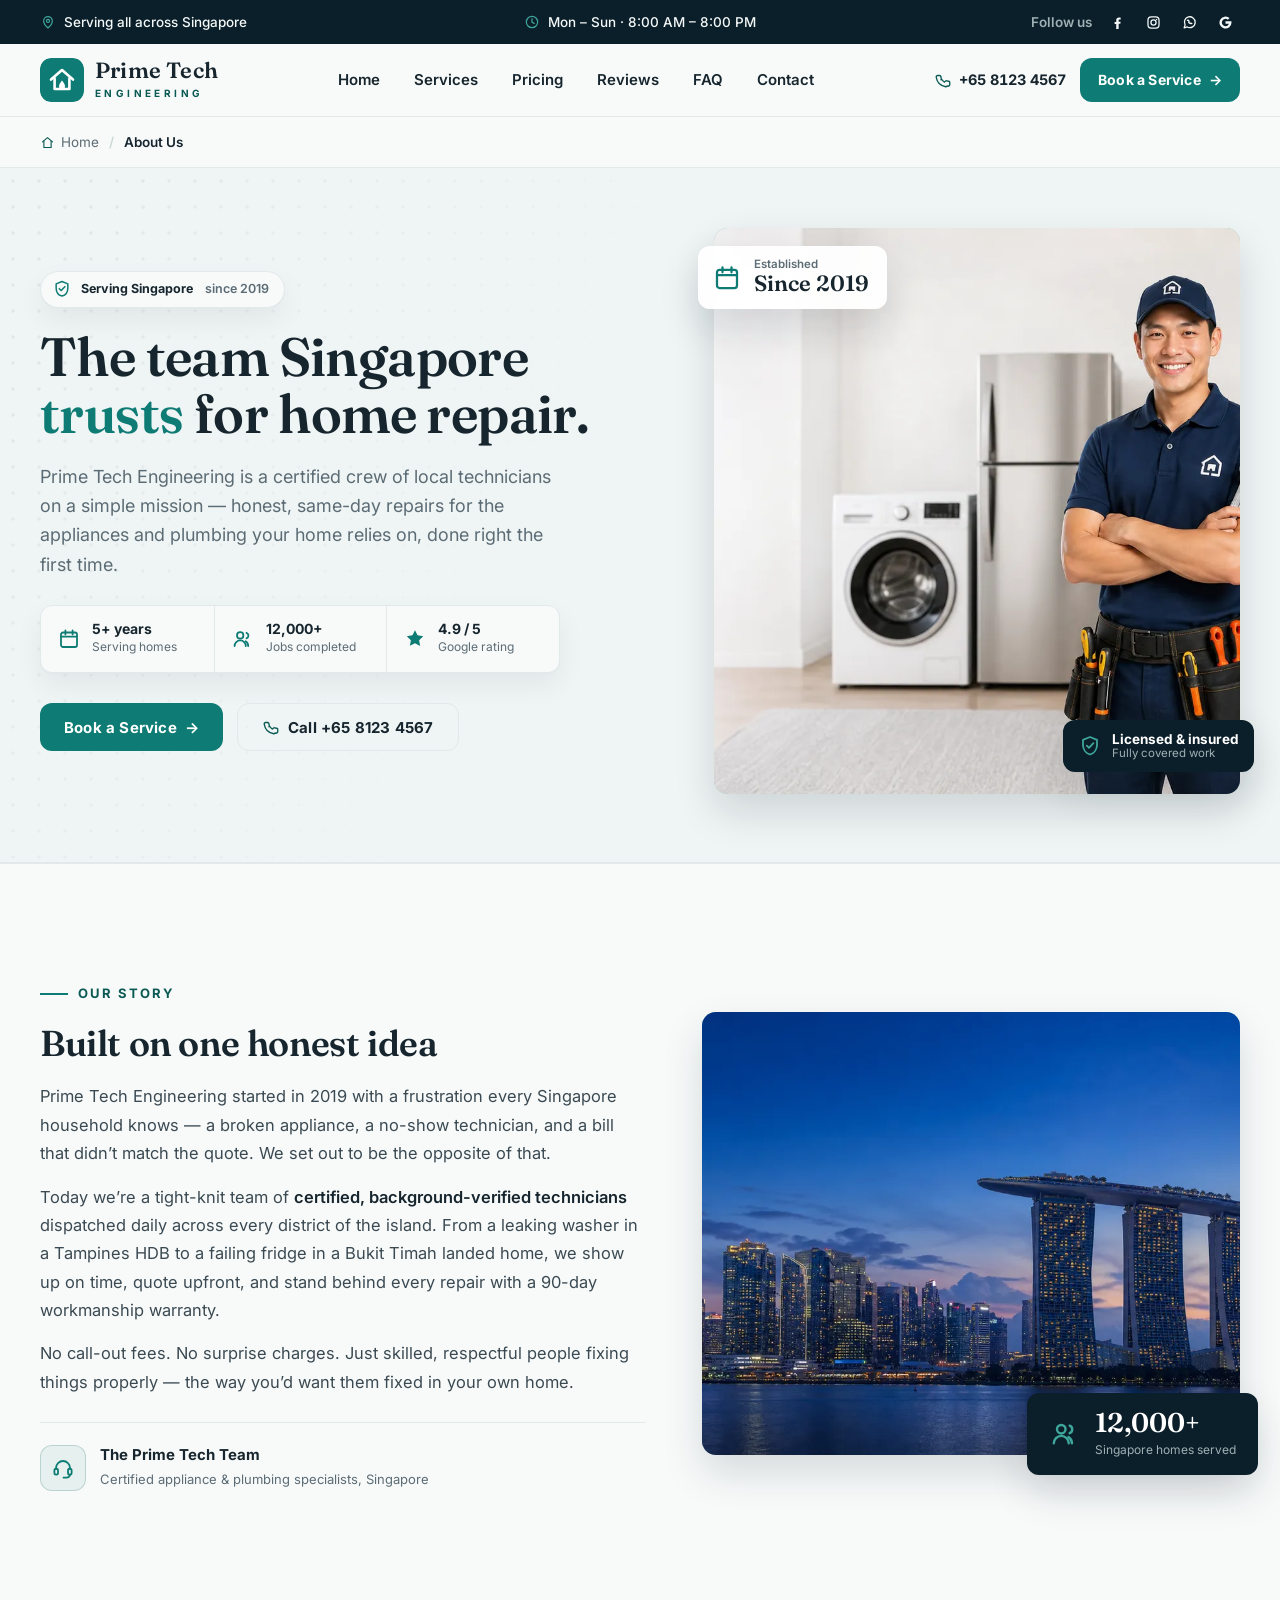
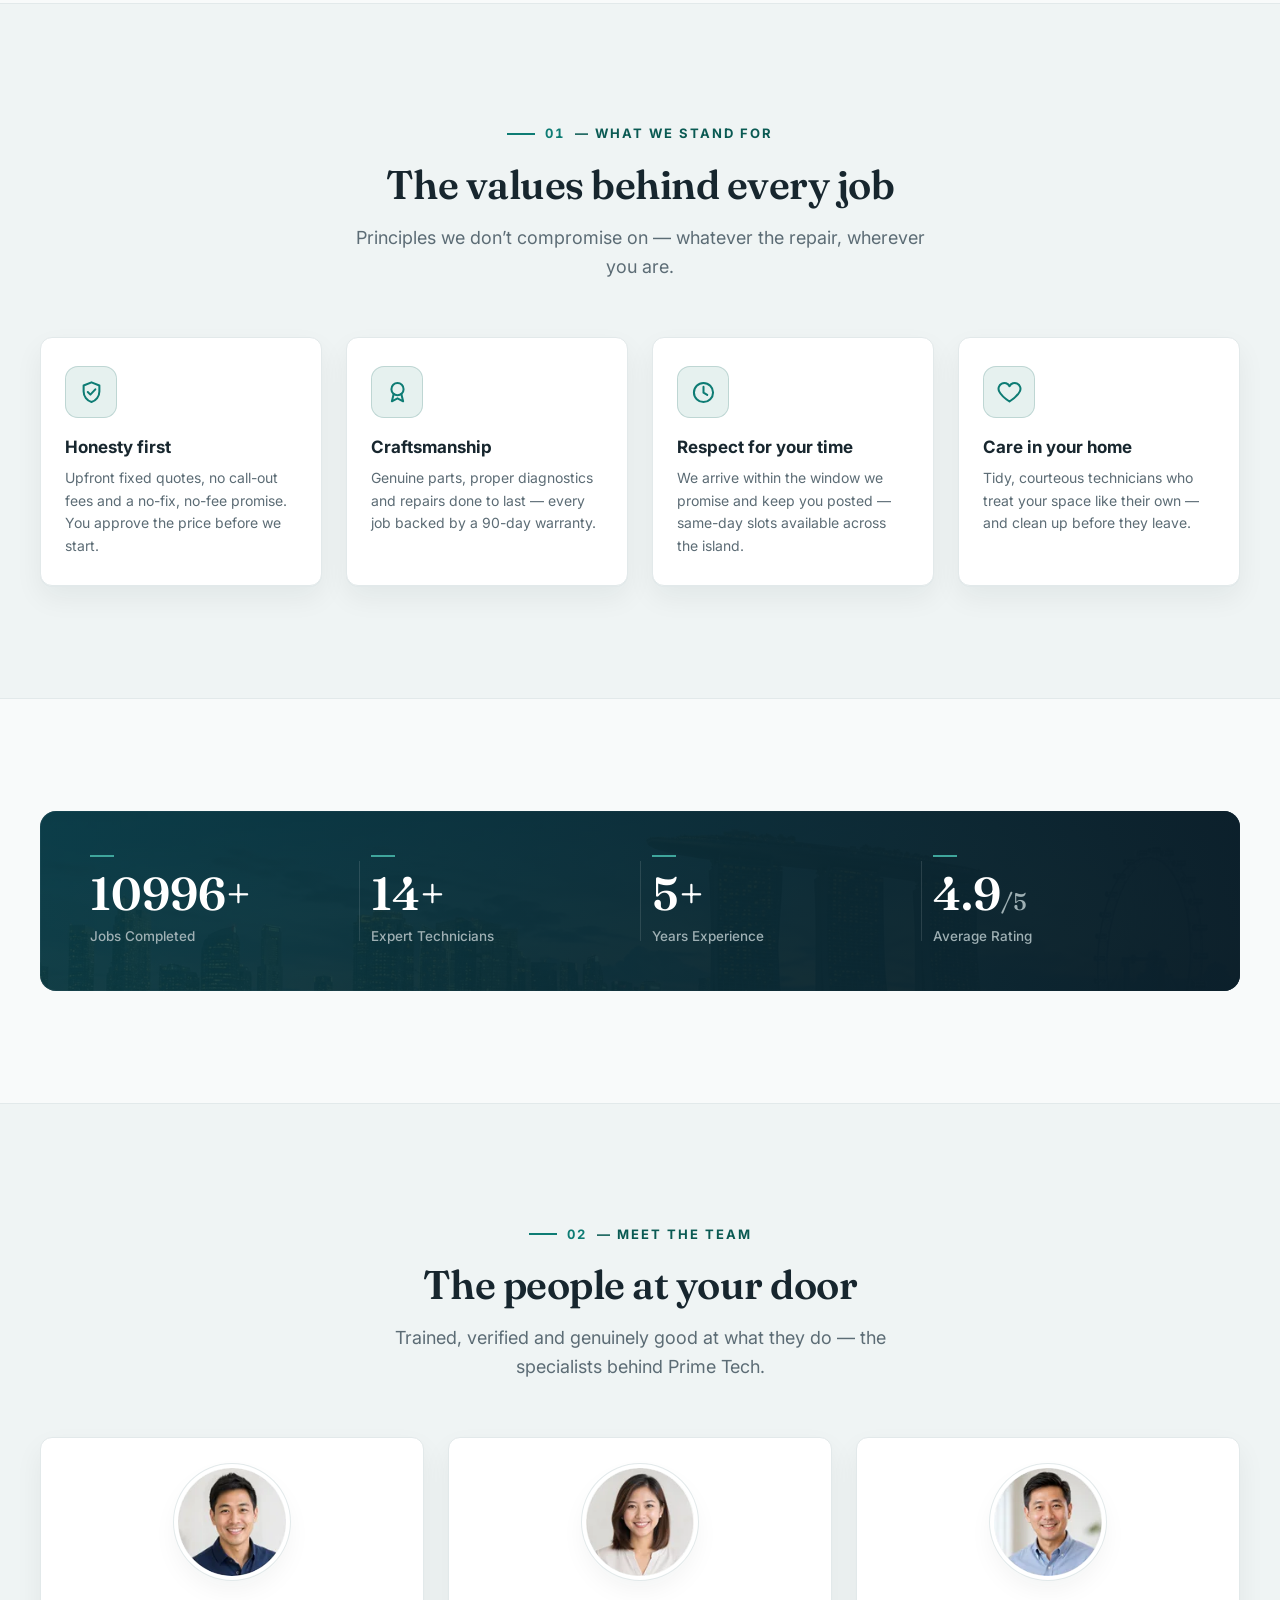
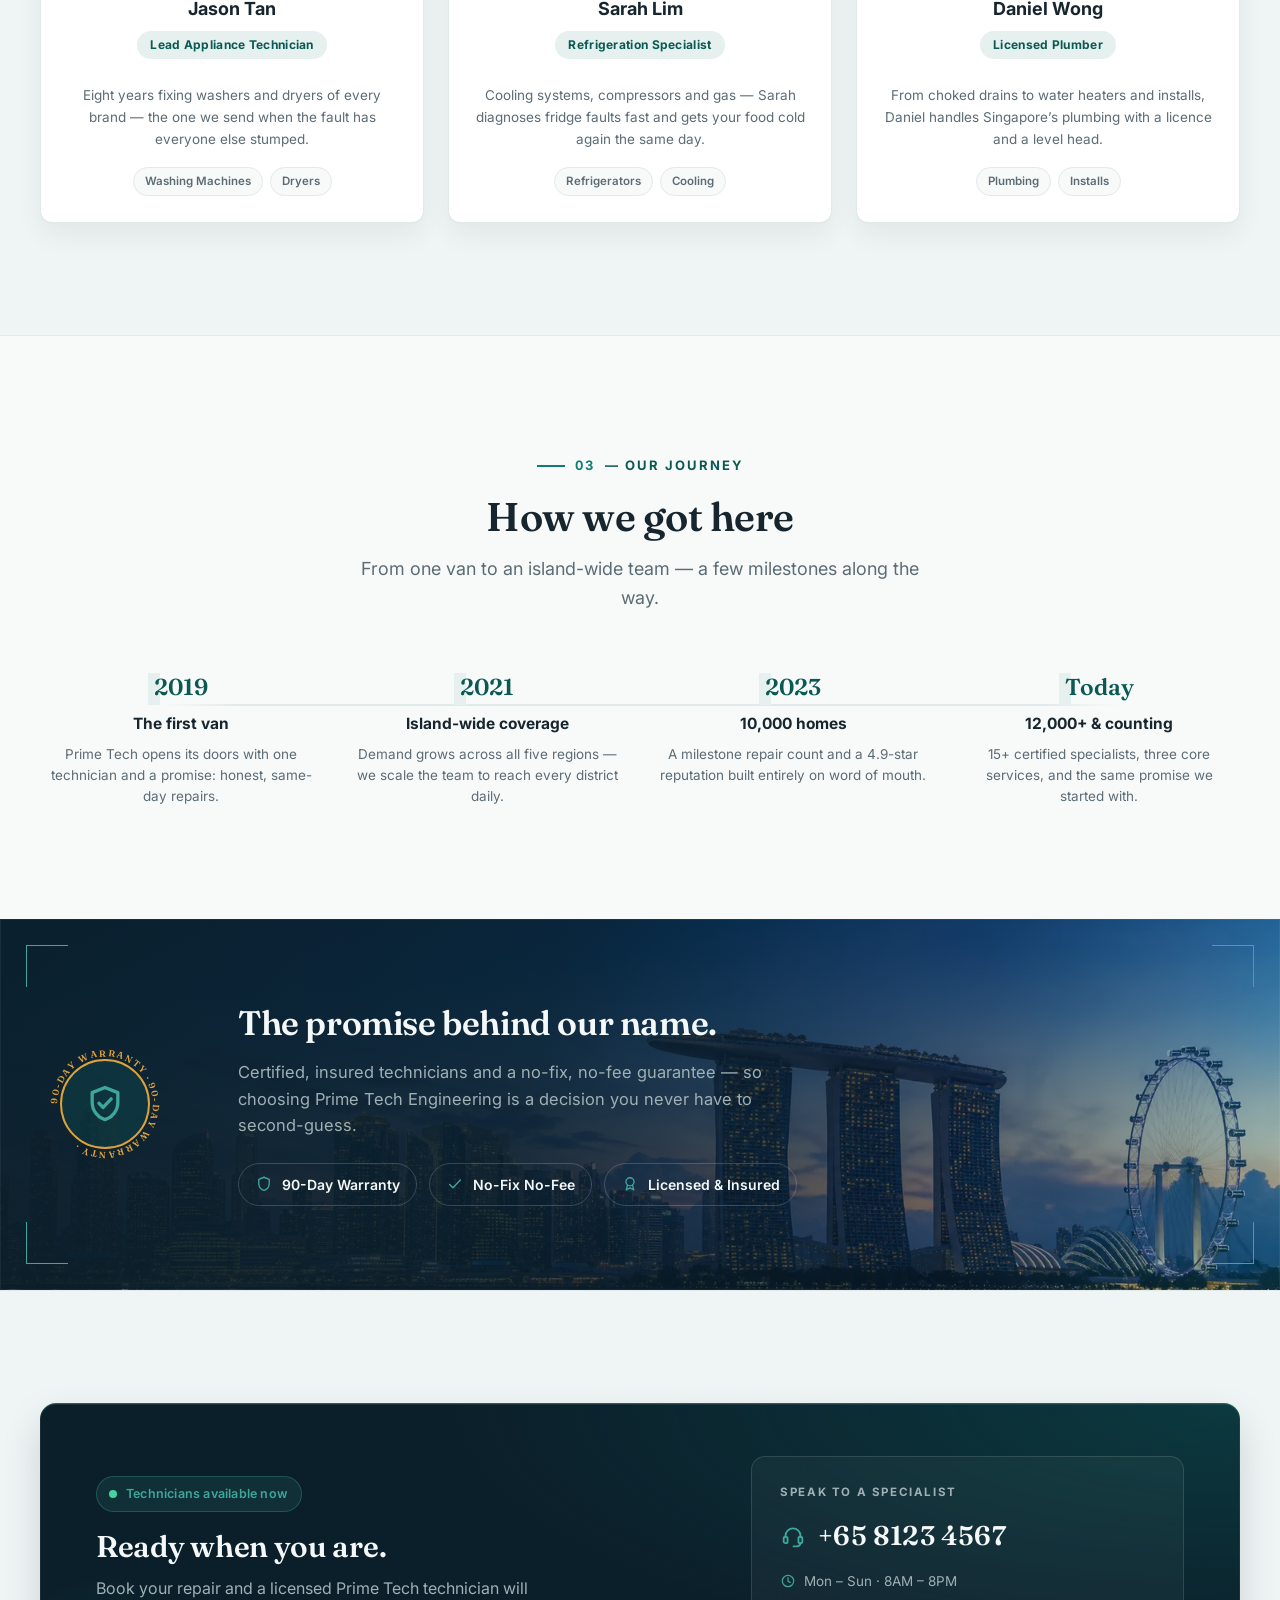
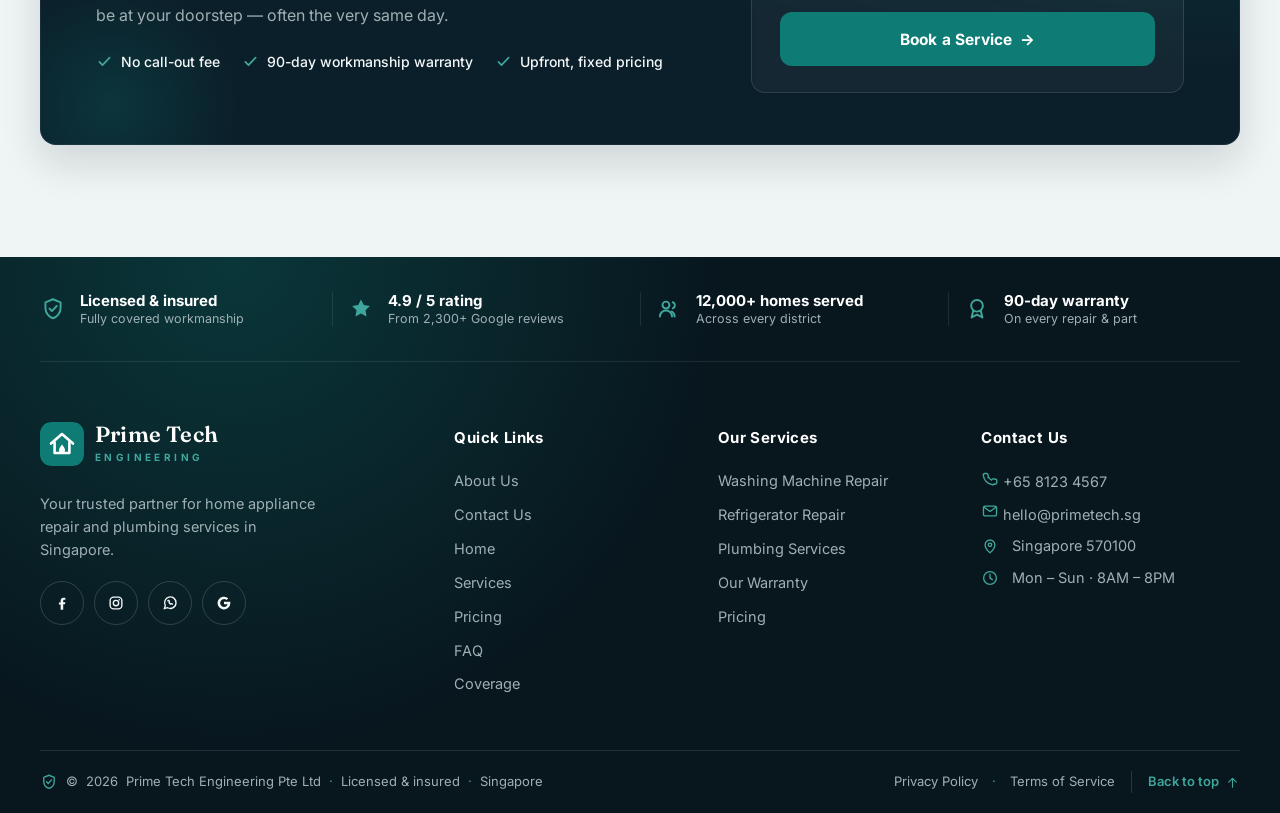
<file: about-us.html>
<!doctype html>
<html lang="en">
  <head>
    <meta charset="UTF-8" />
    <meta name="viewport" content="width=device-width, initial-scale=1.0" />
    <title>About Us — Prime Tech Engineering | Trusted Home Repair in Singapore</title>
    <meta
      name="description"
      content="Meet Prime Tech Engineering — a certified Singapore team repairing washing machines, refrigerators and plumbing since 2019. Our story, values and the technicians behind 12,000+ jobs done right."
    />
    <meta name="theme-color" content="#0B1F2A" />
    <link rel="preconnect" href="https://fonts.googleapis.com" />
    <link rel="preconnect" href="https://fonts.gstatic.com" crossorigin />
    <link
      href="https://fonts.googleapis.com/css2?family=Fraunces:opsz,wght@9..144,400;9..144,500;9..144,600&family=Inter:wght@400;500;600;700&display=swap"
      rel="stylesheet"
    />
    <link rel="icon" href="assets/icons/logo.svg" />
    <link rel="stylesheet" href="styles.css" />
    <link rel="stylesheet" href="service.css" />
    <link rel="stylesheet" href="pages.css" />
  </head>
  <body>
    <a class="skip-link" href="#top">Skip to content</a>

    <!-- ============================ ICON SPRITE ============================ -->
    <svg class="sprite" aria-hidden="true" focusable="false" width="0" height="0">
      <defs>
        <symbol id="i-pin" viewBox="0 0 24 24"><path d="M12 21s6.5-5.6 6.5-10.5a6.5 6.5 0 0 0-13 0C5.5 15.4 12 21 12 21Z"/><circle cx="12" cy="10.4" r="2.3"/></symbol>
        <symbol id="i-clock" viewBox="0 0 24 24"><circle cx="12" cy="12" r="8.5"/><path d="M12 7v5.2l3.3 2"/></symbol>
        <symbol id="i-phone" viewBox="0 0 24 24"><path d="M15.6 21a15.5 15.5 0 0 1-12.6-12.6 2 2 0 0 1 2-2.4h2.6a1.5 1.5 0 0 1 1.5 1.3l.6 3a1.5 1.5 0 0 1-.42 1.4L10.2 11a12 12 0 0 0 3.8 3.8l1.3-1.3a1.5 1.5 0 0 1 1.4-.42l3 .6a1.5 1.5 0 0 1 1.3 1.5V18a2 2 0 0 1-2.4 2Z"/></symbol>
        <symbol id="i-mail" viewBox="0 0 24 24"><rect x="3.3" y="5.5" width="17.4" height="13" rx="2"/><path d="m4.2 7 7.8 5.6L19.8 7"/></symbol>
        <symbol id="i-home" viewBox="0 0 24 24"><path d="M4 11 12 4.2 20 11"/><path d="M6.2 9.6V20h11.6V9.6"/></symbol>
        <symbol id="i-user" viewBox="0 0 24 24"><circle cx="12" cy="8.4" r="3.7"/><path d="M5.3 19.6a6.7 6.7 0 0 1 13.4 0"/></symbol>
        <symbol id="i-gear" viewBox="0 0 24 24"><circle cx="12" cy="12" r="3.2"/><path d="M12 3v3M12 18v3M3 12h3M18 12h3M5.6 5.6l2.1 2.1M16.3 16.3l2.1 2.1M18.4 5.6l-2.1 2.1M7.7 16.3l-2.1 2.1"/></symbol>
        <symbol id="i-arrow" viewBox="0 0 24 24"><path d="M4.5 12h14M12.5 6l6 6-6 6"/></symbol>
        <symbol id="i-check" viewBox="0 0 24 24"><path d="M4.8 12.6 9.2 17 19.2 6.6"/></symbol>
        <symbol id="i-shield" viewBox="0 0 24 24"><path d="M12 3 5 5.8v5.2c0 4.5 3 8.3 7 9.5 4-1.2 7-5 7-9.5V5.8L12 3Z"/></symbol>
        <symbol id="i-shield-check" viewBox="0 0 24 24"><path d="M12 3 5 5.8v5.2c0 4.5 3 8.3 7 9.5 4-1.2 7-5 7-9.5V5.8L12 3Z"/><path d="m8.7 11.6 2.3 2.3 4.4-4.7"/></symbol>
        <symbol id="i-star" viewBox="0 0 24 24"><path fill="currentColor" stroke="none" d="m12 3.2 2.55 5.16 5.7.83-4.12 4.02.97 5.67L12 16.18l-5.09 2.68.97-5.67L3.76 9.2l5.7-.83L12 3.2Z"/></symbol>
        <symbol id="i-bolt" viewBox="0 0 24 24"><path d="M13.2 3 5.5 13.2h5.1l-.8 7.8 7.7-10.2h-5.1l.8-7.8Z"/></symbol>
        <symbol id="i-badge" viewBox="0 0 24 24"><circle cx="12" cy="9" r="5.4"/><path d="m8.6 13.4-1.6 6.4 5-2.6 5 2.6-1.6-6.4"/></symbol>
        <symbol id="i-tag" viewBox="0 0 24 24"><path d="M4 12.6V5.6A1.6 1.6 0 0 1 5.6 4h7l7.4 7.4a1.6 1.6 0 0 1 0 2.3l-5.1 5.1a1.6 1.6 0 0 1-2.3 0L4 12.6Z"/><circle cx="8.4" cy="8.4" r="1.25"/></symbol>
        <symbol id="i-washer" viewBox="0 0 24 24"><rect x="5" y="3.3" width="14" height="17.4" rx="2.2"/><path d="M5 8h14"/><circle cx="12" cy="14.2" r="4.1"/><path d="M9.5 14.2c.9-1 1.9-1 2.8 0s1.9 1 2.8 0"/><circle cx="7.6" cy="5.7" r=".55" fill="currentColor" stroke="none"/></symbol>
        <symbol id="i-fridge" viewBox="0 0 24 24"><rect x="6" y="3" width="12" height="18" rx="2.2"/><path d="M6 10h12"/><path d="M9 6v2M9 13v3"/></symbol>
        <symbol id="i-wrench" viewBox="0 0 24 24"><path d="M14.8 6.2a4.2 4.2 0 0 0-5.1 5.2L4.4 16.7a1.9 1.9 0 0 0 2.6 2.6l5.3-5.3a4.2 4.2 0 0 0 5.2-5.1l-2.7 2.7-2.2-.5-.5-2.2 2.7-2.7Z"/></symbol>
        <symbol id="i-users" viewBox="0 0 24 24"><circle cx="9.2" cy="8.4" r="3.2"/><path d="M3.6 19a5.6 5.6 0 0 1 11.2 0"/><path d="M15.5 5.8a3 3 0 0 1 0 5.6M17.2 19a5.6 5.6 0 0 0-2.6-4.7"/></symbol>
        <symbol id="i-calendar" viewBox="0 0 24 24"><rect x="4" y="5.5" width="16" height="14.5" rx="2"/><path d="M4 9.6h16M8.4 3.4v4M15.6 3.4v4"/></symbol>
        <symbol id="i-headset" viewBox="0 0 24 24"><path d="M5 13.2v-1.2a7 7 0 0 1 14 0v1.2"/><rect x="3.4" y="12.6" width="3.6" height="6" rx="1.6"/><rect x="17" y="12.6" width="3.6" height="6" rx="1.6"/><path d="M19 18.6a3.6 3.6 0 0 1-3.6 3H12.5"/></symbol>
        <symbol id="i-thumb" viewBox="0 0 24 24"><path d="M7.2 10.6 11 3.4a2 2 0 0 1 2 2.1v3.7h5.1a2 2 0 0 1 2 2.4l-1.2 6a2 2 0 0 1-2 1.6H7.2Z"/><path d="M7.2 10.6V20.8H4.6A1.6 1.6 0 0 1 3 19.2v-7A1.6 1.6 0 0 1 4.6 10.6H7.2Z"/></symbol>
        <symbol id="i-quote" viewBox="0 0 24 24"><path fill="currentColor" stroke="none" d="M9.6 6C6.5 7.3 4.8 9.8 4.8 13.2V18h5.1v-5H7.3c0-1.9.9-3.2 2.9-4.1L9.6 6Zm9 0c-3.1 1.3-4.8 3.8-4.8 7.2V18h5.1v-5h-2.6c0-1.9.9-3.2 2.9-4.1L18.6 6Z"/></symbol>
        <symbol id="i-fb" viewBox="0 0 24 24"><path fill="currentColor" stroke="none" d="M13.6 21v-7.2h2.4l.4-2.8h-2.8V9.2c0-.8.3-1.4 1.5-1.4h1.4V5.3c-.7-.1-1.5-.2-2.4-.2-2.3 0-3.9 1.4-3.9 4v2.1H7.9v2.8h2.3V21h3.4Z"/></symbol>
        <symbol id="i-ig" viewBox="0 0 24 24"><rect x="4.2" y="4.2" width="15.6" height="15.6" rx="4.6"/><circle cx="12" cy="12" r="3.6"/><circle cx="16.4" cy="7.6" r="1" fill="currentColor" stroke="none"/></symbol>
        <symbol id="i-wa" viewBox="0 0 24 24"><path d="M20 11.6a7.6 7.6 0 0 1-11.2 6.7L4.4 19.6l1.4-4.3A7.6 7.6 0 1 1 20 11.6Z"/><path d="M9.1 9.1c.2-.4.4-.4.6-.4h.5c.2 0 .4 0 .6.4l.5 1.3c.1.2 0 .4-.1.5l-.4.5c.5.9 1.2 1.6 2.1 2.1l.5-.5c.1-.2.4-.2.6-.1l1.3.6"/></symbol>
        <symbol id="i-google" viewBox="0 0 24 24"><path fill="currentColor" stroke="none" d="M12 10.2v3.4h4.7c-.2 1.2-1.5 3.6-4.7 3.6a5.2 5.2 0 1 1 3.4-9.2l2.3-2.2A8.5 8.5 0 1 0 20.5 12c0-.6-.06-1-.16-1.8H12Z"/></symbol>
        <!-- service-page additions -->
        <symbol id="i-close" viewBox="0 0 24 24"><path d="M6 6 18 18M18 6 6 18"/></symbol>
        <symbol id="i-chevron" viewBox="0 0 24 24"><path d="M14.5 6 8.5 12l6 6"/></symbol>
        <symbol id="i-expand" viewBox="0 0 24 24"><path d="M9 4H4v5M15 4h5v5M9 20H4v-5M15 20h5v-5"/></symbol>
        <symbol id="i-droplet" viewBox="0 0 24 24"><path d="M12 3.4s6 6.4 6 10.2a6 6 0 0 1-12 0C6 9.8 12 3.4 12 3.4Z"/><path d="M9.4 14.2a2.6 2.6 0 0 0 2.6 2.4"/></symbol>
        <symbol id="i-send" viewBox="0 0 24 24"><path d="M21 3 3 10.6l6.4 2.4L12 20l3-6.4L21 3Z"/><path d="M9.4 13 21 3"/></symbol>
        <symbol id="i-alert" viewBox="0 0 24 24"><path d="M12 4 3 20h18L12 4Z"/><path d="M12 10v4"/><path d="M12 17.1v.1"/></symbol>
        <symbol id="i-flame" viewBox="0 0 24 24"><path d="M12 3s5 3.9 5 8.6a5 5 0 0 1-10 0c0-1.4.5-2.6 1.3-3.6.3 1.2 1 1.9 1.9 2.2C10.2 8 11 5.6 12 3Z"/></symbol>
        <symbol id="i-power" viewBox="0 0 24 24"><path d="M12 4v7.4"/><path d="M7.6 6.7a7 7 0 1 0 8.8 0"/></symbol>
        <symbol id="i-list" viewBox="0 0 24 24"><path d="M8 6.5h12M8 12h12M8 17.5h12"/><path d="M4.2 6.5h.01M4.2 12h.01M4.2 17.5h.01"/></symbol>
        <symbol id="i-heart" viewBox="0 0 24 24"><path d="M12 20s-7-4.5-9.2-9A4.8 4.8 0 0 1 12 6.4 4.8 4.8 0 0 1 21.2 11c-2.2 4.5-9.2 9-9.2 9Z"/></symbol>
      </defs>
    </svg>

    <!-- ============================ TOP BAR ============================ -->
    <div class="topbar">
      <div class="container topbar__inner">
        <span class="topbar__item">
          <svg aria-hidden="true" focusable="false" class="ico topbar__ico"><use href="#i-pin" /></svg>
          <span class="topbar__text">Serving all across Singapore</span>
        </span>
        <span class="topbar__item topbar__time">
          <svg aria-hidden="true" focusable="false" class="ico topbar__ico"><use href="#i-clock" /></svg>
          <span class="topbar__text">Mon &ndash; Sun&nbsp;&middot;&nbsp;8:00 AM &ndash; 8:00 PM</span>
        </span>
        <span class="topbar__social">
          <span class="follow-label">Follow us</span>
          <a href="#" aria-label="Facebook"><svg aria-hidden="true" focusable="false" class="ico"><use href="#i-fb" /></svg></a>
          <a href="#" aria-label="Instagram"><svg aria-hidden="true" focusable="false" class="ico"><use href="#i-ig" /></svg></a>
          <a href="#" aria-label="WhatsApp"><svg aria-hidden="true" focusable="false" class="ico"><use href="#i-wa" /></svg></a>
          <a href="#" aria-label="Google reviews"><svg aria-hidden="true" focusable="false" class="ico"><use href="#i-google" /></svg></a>
        </span>
      </div>
    </div>

    <!-- ============================ HEADER / NAV ============================ -->
    <header class="site-header" id="siteHeader">
      <div class="container nav">
        <a class="brand" href="index.html#home" aria-label="Prime Tech Engineering home">
          <svg class="brand__mark" viewBox="0 0 44 44" width="44" height="44" role="img" aria-label="Prime Tech Engineering">
            <rect width="44" height="44" rx="11" fill="#0E7C74" />
            <path d="M11 21.6 22 12l11 9.6" fill="none" stroke="#fff" stroke-width="2.6" stroke-linecap="round" stroke-linejoin="round" />
            <path d="M14.6 20.4V31h14.8V20.4" fill="none" stroke="#fff" stroke-width="2.6" stroke-linecap="round" stroke-linejoin="round" />
            <path d="M22 22.6c2 2.6 3 4.4 3 5.6a3 3 0 0 1-6 0c0-1.2 1-3 3-5.6Z" fill="#fff" />
          </svg>
          <span class="brand__text">
            <strong>Prime Tech</strong>
            <small>Engineering</small>
          </span>
        </a>

        <button class="nav-toggle" type="button" aria-label="Open menu" aria-expanded="false" aria-controls="mainNav">
          <span></span><span></span><span></span>
        </button>

        <nav class="main-nav" id="mainNav" aria-label="Primary">
          <a href="index.html#home"><svg aria-hidden="true" focusable="false" class="ico nav-ico"><use href="#i-home" /></svg><span>Home</span></a>
          <a href="index.html#services"><svg aria-hidden="true" focusable="false" class="ico nav-ico"><use href="#i-gear" /></svg><span>Services</span></a>
          <a href="index.html#pricing"><svg aria-hidden="true" focusable="false" class="ico nav-ico"><use href="#i-tag" /></svg><span>Pricing</span></a>
          <a href="index.html#testimonials"><svg aria-hidden="true" focusable="false" class="ico nav-ico"><use href="#i-star" /></svg><span>Reviews</span></a>
          <a href="index.html#faq"><svg aria-hidden="true" focusable="false" class="ico nav-ico"><use href="#i-user" /></svg><span>FAQ</span></a>
          <a href="contact-us.html"><svg aria-hidden="true" focusable="false" class="ico nav-ico"><use href="#i-mail" /></svg><span>Contact</span></a>

          <a class="menu-call" href="tel:+6581234567">
            <svg aria-hidden="true" focusable="false" class="ico"><use href="#i-phone" /></svg>Call +65 8123 4567
          </a>
          <div class="menu-social">
            <span class="menu-social__label">Follow us</span>
            <div class="menu-social__icons">
              <a href="#" aria-label="Facebook"><svg aria-hidden="true" focusable="false" class="ico"><use href="#i-fb" /></svg></a>
              <a href="#" aria-label="Instagram"><svg aria-hidden="true" focusable="false" class="ico"><use href="#i-ig" /></svg></a>
              <a href="#" aria-label="WhatsApp"><svg aria-hidden="true" focusable="false" class="ico"><use href="#i-wa" /></svg></a>
              <a href="#" aria-label="Google reviews"><svg aria-hidden="true" focusable="false" class="ico"><use href="#i-google" /></svg></a>
            </div>
          </div>
        </nav>

        <div class="nav-actions">
          <a class="tel-link" href="tel:+6581234567" aria-label="Call +65 8123 4567">
            <svg aria-hidden="true" focusable="false" class="ico"><use href="#i-phone" /></svg>
            <span>+65 8123 4567</span>
          </a>
          <a class="btn btn--primary btn--sm" href="contact-us.html#contact">Book a Service <span class="btn__arrow" aria-hidden="true">&rarr;</span></a>
        </div>
        <a class="call-fab" href="tel:+6581234567" aria-label="Call +65 8123 4567">
          <svg aria-hidden="true" focusable="false" class="ico"><use href="#i-phone" /></svg>
        </a>
      </div>
    </header>

    <main id="top" tabindex="-1">
      <!-- ============================ BREADCRUMB ============================ -->
      <div class="crumb-bar">
        <div class="container">
          <nav class="crumb" aria-label="Breadcrumb">
            <a href="index.html#home"><svg aria-hidden="true" focusable="false" class="ico"><use href="#i-home" /></svg>Home</a>
            <span class="sep" aria-hidden="true">/</span>
            <span aria-current="page">About Us</span>
          </nav>
        </div>
      </div>

      <!-- ============================ HERO ============================ -->
      <section class="svc-hero" aria-labelledby="about-title">
        <div class="container svc-hero__inner">
          <div class="svc-hero__copy reveal">
            <span class="svc-hero__badge">
              <svg aria-hidden="true" focusable="false" class="ico"><use href="#i-shield-check" /></svg>
              <b>Serving Singapore</b>&nbsp;since 2019
            </span>
            <h1 id="about-title">The team Singapore <span>trusts</span> for home repair.</h1>
            <p class="svc-hero__lead">
              Prime Tech Engineering is a certified crew of local technicians on a simple mission &mdash; honest,
              same-day repairs for the appliances and plumbing your home relies on, done right the first time.
            </p>

            <div class="svc-facts">
              <div class="svc-facts__cell">
                <svg aria-hidden="true" focusable="false" class="ico"><use href="#i-calendar" /></svg>
                <span><b>5+ years</b><small>Serving homes</small></span>
              </div>
              <div class="svc-facts__cell">
                <svg aria-hidden="true" focusable="false" class="ico"><use href="#i-users" /></svg>
                <span><b>12,000+</b><small>Jobs completed</small></span>
              </div>
              <div class="svc-facts__cell">
                <svg aria-hidden="true" focusable="false" class="ico"><use href="#i-star" /></svg>
                <span><b>4.9 / 5</b><small>Google rating</small></span>
              </div>
            </div>

            <div class="svc-hero__actions">
              <a class="btn btn--primary" href="contact-us.html#contact">Book a Service <span class="btn__arrow" aria-hidden="true">&rarr;</span></a>
              <a class="btn btn--ghost" href="tel:+6581234567">
                <svg aria-hidden="true" focusable="false" class="ico"><use href="#i-phone" /></svg>Call +65 8123 4567
              </a>
            </div>
          </div>

          <div class="svc-hero__media reveal">
            <div class="svc-hero__frame">
              <img
                src="assets/images/hero-technician.webp"
                alt="Prime Tech Engineering technician ready to service a Singapore home"
                width="1672" height="941" fetchpriority="high" decoding="async"
              />
            </div>
            <div class="svc-hero__pricetag">
              <svg aria-hidden="true" focusable="false" class="ico"><use href="#i-calendar" /></svg>
              <span><small>Established</small><b>Since 2019</b></span>
            </div>
            <div class="svc-hero__seal">
              <svg aria-hidden="true" focusable="false" class="ico"><use href="#i-shield-check" /></svg>
              <span><b>Licensed &amp; insured</b><small>Fully covered work</small></span>
            </div>
          </div>
        </div>
      </section>

      <!-- ============================ STORY ============================ -->
      <section class="section bg-surface" aria-labelledby="story-title">
        <div class="container">
          <div class="story-grid">
            <div class="story-copy reveal">
              <span class="kicker"><span class="kicker__rule"></span>Our Story</span>
              <h2 id="story-title">Built on one honest idea</h2>
              <p>
                Prime Tech Engineering started in 2019 with a frustration every Singapore household knows &mdash;
                a broken appliance, a no-show technician, and a bill that didn&rsquo;t match the quote. We set out to
                be the opposite of that.
              </p>
              <p>
                Today we&rsquo;re a tight-knit team of <strong>certified, background-verified technicians</strong>
                dispatched daily across every district of the island. From a leaking washer in a Tampines HDB to a
                failing fridge in a Bukit Timah landed home, we show up on time, quote upfront, and stand behind
                every repair with a 90-day workmanship warranty.
              </p>
              <p>
                No call-out fees. No surprise charges. Just skilled, respectful people fixing things properly &mdash;
                the way you&rsquo;d want them fixed in your own home.
              </p>

              <div class="story-sign">
                <span class="story-sign__mark"><svg aria-hidden="true" focusable="false" class="ico"><use href="#i-headset" /></svg></span>
                <span>
                  <b>The Prime Tech Team</b>
                  <small>Certified appliance &amp; plumbing specialists, Singapore</small>
                </span>
              </div>
            </div>

            <div class="story-media reveal">
              <div class="story-media__frame">
                <img
                  src="assets/images/stats-singapore.webp"
                  alt="Prime Tech Engineering serving homes across Singapore"
                  width="1920" height="819" loading="lazy" decoding="async"
                />
              </div>
              <div class="story-stat">
                <svg aria-hidden="true" focusable="false" class="ico"><use href="#i-users" /></svg>
                <span><b>12,000+</b><small>Singapore homes served</small></span>
              </div>
            </div>
          </div>
        </div>
      </section>

      <!-- ============================ VALUES ============================ -->
      <section class="section bg-alt" aria-labelledby="values-title">
        <div class="container">
          <div class="section-heading reveal">
            <span class="kicker"><span class="kicker__rule"></span><span class="kicker__idx">01</span>&mdash;&nbsp;What We Stand For</span>
            <h2 id="values-title">The values behind every job</h2>
            <p class="section-lead">Principles we don&rsquo;t compromise on &mdash; whatever the repair, wherever you are.</p>
          </div>

          <div class="values-grid">
            <article class="value-card reveal">
              <span class="value-card__ico"><svg aria-hidden="true" focusable="false" class="ico"><use href="#i-shield-check" /></svg></span>
              <h3>Honesty first</h3>
              <p>Upfront fixed quotes, no call-out fees and a no-fix, no-fee promise. You approve the price before we start.</p>
            </article>
            <article class="value-card reveal">
              <span class="value-card__ico"><svg aria-hidden="true" focusable="false" class="ico"><use href="#i-badge" /></svg></span>
              <h3>Craftsmanship</h3>
              <p>Genuine parts, proper diagnostics and repairs done to last &mdash; every job backed by a 90-day warranty.</p>
            </article>
            <article class="value-card reveal">
              <span class="value-card__ico"><svg aria-hidden="true" focusable="false" class="ico"><use href="#i-clock" /></svg></span>
              <h3>Respect for your time</h3>
              <p>We arrive within the window we promise and keep you posted &mdash; same-day slots available across the island.</p>
            </article>
            <article class="value-card reveal">
              <span class="value-card__ico"><svg aria-hidden="true" focusable="false" class="ico"><use href="#i-heart" /></svg></span>
              <h3>Care in your home</h3>
              <p>Tidy, courteous technicians who treat your space like their own &mdash; and clean up before they leave.</p>
            </article>
          </div>
        </div>
      </section>

      <!-- ============================ STATS ============================ -->
      <section class="section bg-surface" aria-labelledby="stats-title">
        <div class="container">
          <h2 id="stats-title" class="sr-only">Prime Tech Engineering by the numbers</h2>
          <div class="stats-banner reveal">
            <img class="stats-banner__bg" src="assets/images/stats-singapore.webp" alt="" width="1920" height="819" loading="lazy" decoding="async" />
            <div class="stats-banner__overlay" aria-hidden="true"></div>
            <div class="stat">
              <span class="stat__tick" aria-hidden="true"></span>
              <strong data-count="12000" data-suffix="+">12000+</strong>
              <span class="stat__label">Jobs Completed</span>
            </div>
            <div class="stat">
              <span class="stat__tick" aria-hidden="true"></span>
              <strong data-count="15" data-suffix="+">15+</strong>
              <span class="stat__label">Expert Technicians</span>
            </div>
            <div class="stat">
              <span class="stat__tick" aria-hidden="true"></span>
              <strong data-count="5" data-suffix="+">5+</strong>
              <span class="stat__label">Years Experience</span>
            </div>
            <div class="stat">
              <span class="stat__tick" aria-hidden="true"></span>
              <strong>4.9<span class="stat__unit">/5</span></strong>
              <span class="stat__label">Average Rating</span>
            </div>
          </div>
        </div>
      </section>

      <!-- ============================ TEAM ============================ -->
      <section class="section bg-alt" aria-labelledby="team-title">
        <div class="container">
          <div class="section-heading reveal">
            <span class="kicker"><span class="kicker__rule"></span><span class="kicker__idx">02</span>&mdash;&nbsp;Meet The Team</span>
            <h2 id="team-title">The people at your door</h2>
            <p class="section-lead">Trained, verified and genuinely good at what they do &mdash; the specialists behind Prime Tech.</p>
          </div>

          <div class="team-grid">
            <article class="team-card reveal">
              <div class="team-card__photo">
                <img src="assets/images/avatar-jason.webp" alt="Jason Tan, Lead Appliance Technician" width="1254" height="1254" loading="lazy" decoding="async" />
              </div>
              <h3>Jason Tan</h3>
              <span class="team-card__role">Lead Appliance Technician</span>
              <p>Eight years fixing washers and dryers of every brand &mdash; the one we send when the fault has everyone else stumped.</p>
              <div class="team-card__tags">
                <span class="team-tag">Washing Machines</span>
                <span class="team-tag">Dryers</span>
              </div>
            </article>

            <article class="team-card reveal">
              <div class="team-card__photo">
                <img src="assets/images/avatar-sarah.webp" alt="Sarah Lim, Refrigeration Specialist" width="1254" height="1254" loading="lazy" decoding="async" />
              </div>
              <h3>Sarah Lim</h3>
              <span class="team-card__role">Refrigeration Specialist</span>
              <p>Cooling systems, compressors and gas &mdash; Sarah diagnoses fridge faults fast and gets your food cold again the same day.</p>
              <div class="team-card__tags">
                <span class="team-tag">Refrigerators</span>
                <span class="team-tag">Cooling</span>
              </div>
            </article>

            <article class="team-card reveal">
              <div class="team-card__photo">
                <img src="assets/images/avatar-daniel.webp" alt="Daniel Wong, Licensed Plumber" width="1254" height="1254" loading="lazy" decoding="async" />
              </div>
              <h3>Daniel Wong</h3>
              <span class="team-card__role">Licensed Plumber</span>
              <p>From choked drains to water heaters and installs, Daniel handles Singapore&rsquo;s plumbing with a licence and a level head.</p>
              <div class="team-card__tags">
                <span class="team-tag">Plumbing</span>
                <span class="team-tag">Installs</span>
              </div>
            </article>
          </div>
        </div>
      </section>

      <!-- ============================ JOURNEY ============================ -->
      <section class="section bg-surface" aria-labelledby="journey-title">
        <div class="container">
          <div class="section-heading reveal">
            <span class="kicker"><span class="kicker__rule"></span><span class="kicker__idx">03</span>&mdash;&nbsp;Our Journey</span>
            <h2 id="journey-title">How we got here</h2>
            <p class="section-lead">From one van to an island-wide team &mdash; a few milestones along the way.</p>
          </div>

          <div class="milestones reveal">
            <span class="milestones__rail" aria-hidden="true"></span>
            <div class="milestone">
              <span class="milestone__dot" aria-hidden="true"></span>
              <span class="milestone__year">2019</span>
              <h3>The first van</h3>
              <p>Prime Tech opens its doors with one technician and a promise: honest, same-day repairs.</p>
            </div>
            <div class="milestone">
              <span class="milestone__dot" aria-hidden="true"></span>
              <span class="milestone__year">2021</span>
              <h3>Island-wide coverage</h3>
              <p>Demand grows across all five regions &mdash; we scale the team to reach every district daily.</p>
            </div>
            <div class="milestone">
              <span class="milestone__dot" aria-hidden="true"></span>
              <span class="milestone__year">2023</span>
              <h3>10,000 homes</h3>
              <p>A milestone repair count and a 4.9-star reputation built entirely on word of mouth.</p>
            </div>
            <div class="milestone">
              <span class="milestone__dot" aria-hidden="true"></span>
              <span class="milestone__year">Today</span>
              <h3>12,000+ &amp; counting</h3>
              <p>15+ certified specialists, three core services, and the same promise we started with.</p>
            </div>
          </div>
        </div>
      </section>

      <!-- ============================ GUARANTEE ============================ -->
      <section class="guarantee" id="guarantee" aria-labelledby="guarantee-title">
        <span class="corner corner--tl" aria-hidden="true"></span>
        <span class="corner corner--tr" aria-hidden="true"></span>
        <span class="corner corner--bl" aria-hidden="true"></span>
        <span class="corner corner--br" aria-hidden="true"></span>
        <div class="container guarantee__inner reveal">
          <div class="seal" aria-hidden="true">
            <svg class="seal__ring" viewBox="0 0 120 120">
              <defs>
                <path id="sealArc" d="M60 60 m-44 0 a44 44 0 1 1 88 0 a44 44 0 1 1 -88 0" />
              </defs>
              <text class="seal__text"><textPath href="#sealArc" startOffset="0">90&#8209;DAY&nbsp;WARRANTY&nbsp;&middot;&nbsp;90&#8209;DAY&nbsp;WARRANTY&nbsp;&middot;&nbsp;</textPath></text>
            </svg>
            <span class="seal__core"><svg aria-hidden="true" focusable="false" class="ico"><use href="#i-shield-check" /></svg></span>
          </div>
          <div class="guarantee__copy">
            <h2 id="guarantee-title">The promise behind our name.</h2>
            <p>
              Certified, insured technicians and a no-fix, no-fee guarantee &mdash; so choosing Prime Tech Engineering
              is a decision you never have to second-guess.
            </p>
            <div class="assure-chips">
              <span class="assure-chip"><svg aria-hidden="true" focusable="false" class="ico"><use href="#i-shield" /></svg>90-Day Warranty</span>
              <span class="assure-chip"><svg aria-hidden="true" focusable="false" class="ico"><use href="#i-check" /></svg>No-Fix No-Fee</span>
              <span class="assure-chip"><svg aria-hidden="true" focusable="false" class="ico"><use href="#i-badge" /></svg>Licensed &amp; Insured</span>
            </div>
          </div>
        </div>
      </section>

      <!-- ============================ CTA ============================ -->
      <section class="section cta-section" aria-labelledby="about-cta-title">
        <div class="container">
          <div class="cta reveal">
            <span class="cta__glow" aria-hidden="true"></span>
            <div class="cta__copy">
              <span class="cta__status"><span class="cta__pulse" aria-hidden="true"></span>Technicians available now</span>
              <h2 id="about-cta-title">Ready when you are.</h2>
              <p>Book your repair and a licensed Prime Tech technician will be at your doorstep &mdash; often the very same day.</p>
              <ul class="cta__points">
                <li><svg aria-hidden="true" focusable="false" class="ico"><use href="#i-check" /></svg>No call-out fee</li>
                <li><svg aria-hidden="true" focusable="false" class="ico"><use href="#i-check" /></svg>90-day workmanship warranty</li>
                <li><svg aria-hidden="true" focusable="false" class="ico"><use href="#i-check" /></svg>Upfront, fixed pricing</li>
              </ul>
            </div>
            <div class="cta__panel">
              <span class="cta__panel-label">Speak to a specialist</span>
              <a class="cta__phone" href="tel:+6581234567"><svg aria-hidden="true" focusable="false" class="ico"><use href="#i-headset" /></svg>+65&nbsp;8123&nbsp;4567</a>
              <span class="cta__hours"><svg aria-hidden="true" focusable="false" class="ico"><use href="#i-clock" /></svg>Mon &ndash; Sun &middot; 8AM &ndash; 8PM</span>
              <a class="btn btn--primary btn--lg btn--block cta__book" href="contact-us.html#contact">Book a Service <span class="btn__arrow" aria-hidden="true">&rarr;</span></a>
            </div>
          </div>
        </div>
      </section>
    </main>

    <!-- ============================ FOOTER ============================ -->
    <footer class="footer">
      <div class="container footer__trust">
        <div class="ftrust">
          <svg aria-hidden="true" focusable="false" class="ico"><use href="#i-shield-check" /></svg>
          <span><b>Licensed &amp; insured</b><small>Fully covered workmanship</small></span>
        </div>
        <div class="ftrust">
          <svg aria-hidden="true" focusable="false" class="ico"><use href="#i-star" /></svg>
          <span><b>4.9 / 5 rating</b><small>From 2,300+ Google reviews</small></span>
        </div>
        <div class="ftrust">
          <svg aria-hidden="true" focusable="false" class="ico"><use href="#i-users" /></svg>
          <span><b>12,000+ homes served</b><small>Across every district</small></span>
        </div>
        <div class="ftrust">
          <svg aria-hidden="true" focusable="false" class="ico"><use href="#i-badge" /></svg>
          <span><b>90-day warranty</b><small>On every repair &amp; part</small></span>
        </div>
      </div>

      <div class="container footer__grid">
        <div class="footer__brand">
          <a class="brand brand--footer" href="index.html#home" aria-label="Prime Tech Engineering home">
            <svg class="brand__mark" viewBox="0 0 44 44" width="44" height="44" aria-hidden="true">
              <rect width="44" height="44" rx="11" fill="#0E7C74" />
              <path d="M11 21.6 22 12l11 9.6" fill="none" stroke="#fff" stroke-width="2.6" stroke-linecap="round" stroke-linejoin="round" />
              <path d="M14.6 20.4V31h14.8V20.4" fill="none" stroke="#fff" stroke-width="2.6" stroke-linecap="round" stroke-linejoin="round" />
              <path d="M22 22.6c2 2.6 3 4.4 3 5.6a3 3 0 0 1-6 0c0-1.2 1-3 3-5.6Z" fill="#fff" />
            </svg>
            <span class="brand__text">
              <strong>Prime Tech</strong>
              <small>Engineering</small>
            </span>
          </a>
          <p>Your trusted partner for home appliance repair and plumbing services in Singapore.</p>
          <div class="footer__social">
            <a href="#" aria-label="Facebook"><svg aria-hidden="true" focusable="false" class="ico"><use href="#i-fb" /></svg></a>
            <a href="#" aria-label="Instagram"><svg aria-hidden="true" focusable="false" class="ico"><use href="#i-ig" /></svg></a>
            <a href="#" aria-label="WhatsApp"><svg aria-hidden="true" focusable="false" class="ico"><use href="#i-wa" /></svg></a>
            <a href="#" aria-label="Google reviews"><svg aria-hidden="true" focusable="false" class="ico"><use href="#i-google" /></svg></a>
          </div>
        </div>

        <div class="footer__col">
          <h3>Quick Links</h3>
          <a href="about-us.html">About Us</a>
          <a href="contact-us.html">Contact Us</a>
          <a href="index.html#home">Home</a>
          <a href="index.html#services">Services</a>
          <a href="index.html#pricing">Pricing</a>
          <a href="index.html#faq">FAQ</a>
          <a href="index.html#coverage">Coverage</a>
        </div>

        <div class="footer__col">
          <h3>Our Services</h3>
          <a href="washing-machine-repair.html">Washing Machine Repair</a>
          <a href="refrigerator-repair.html">Refrigerator Repair</a>
          <a href="plumbing-services.html">Plumbing Services</a>
          <a href="index.html#guarantee">Our Warranty</a>
          <a href="index.html#pricing">Pricing</a>
        </div>

        <div class="footer__col footer__contact">
          <h3>Contact Us</h3>
          <a class="contact-line" href="tel:+6581234567"><svg aria-hidden="true" focusable="false" class="ico"><use href="#i-phone" /></svg>+65 8123 4567</a>
          <a class="contact-line" href="mailto:hello@primetech.sg"><svg aria-hidden="true" focusable="false" class="ico"><use href="#i-mail" /></svg>hello@primetech.sg</a>
          <p class="contact-line"><svg aria-hidden="true" focusable="false" class="ico"><use href="#i-pin" /></svg>Singapore 570100</p>
          <p class="contact-line"><svg aria-hidden="true" focusable="false" class="ico"><use href="#i-clock" /></svg><span class="contact-line__txt"><span class="nb">Mon &ndash; Sun</span> &middot; <span class="nb">8AM &ndash; 8PM</span></span></p>
        </div>
      </div>

      <div class="container footer__bottom">
        <span class="footer__legal">
          <svg aria-hidden="true" focusable="false" class="ico footer__seal"><use href="#i-shield-check" /></svg>
          &copy; <span data-year>2024</span> Prime Tech Engineering Pte Ltd <span class="dot">&middot;</span> Licensed &amp; insured <span class="dot">&middot;</span> Singapore
        </span>
        <nav class="footer__meta" aria-label="Legal">
          <a href="#">Privacy Policy</a>
          <span class="dot">&middot;</span>
          <a href="#">Terms of Service</a>
          <a class="footer__top" href="#top">Back to top <svg aria-hidden="true" focusable="false" class="ico"><use href="#i-arrow" /></svg></a>
        </nav>
      </div>
    </footer>

    <script src="script.js"></script>
  </body>
</html>
</file>
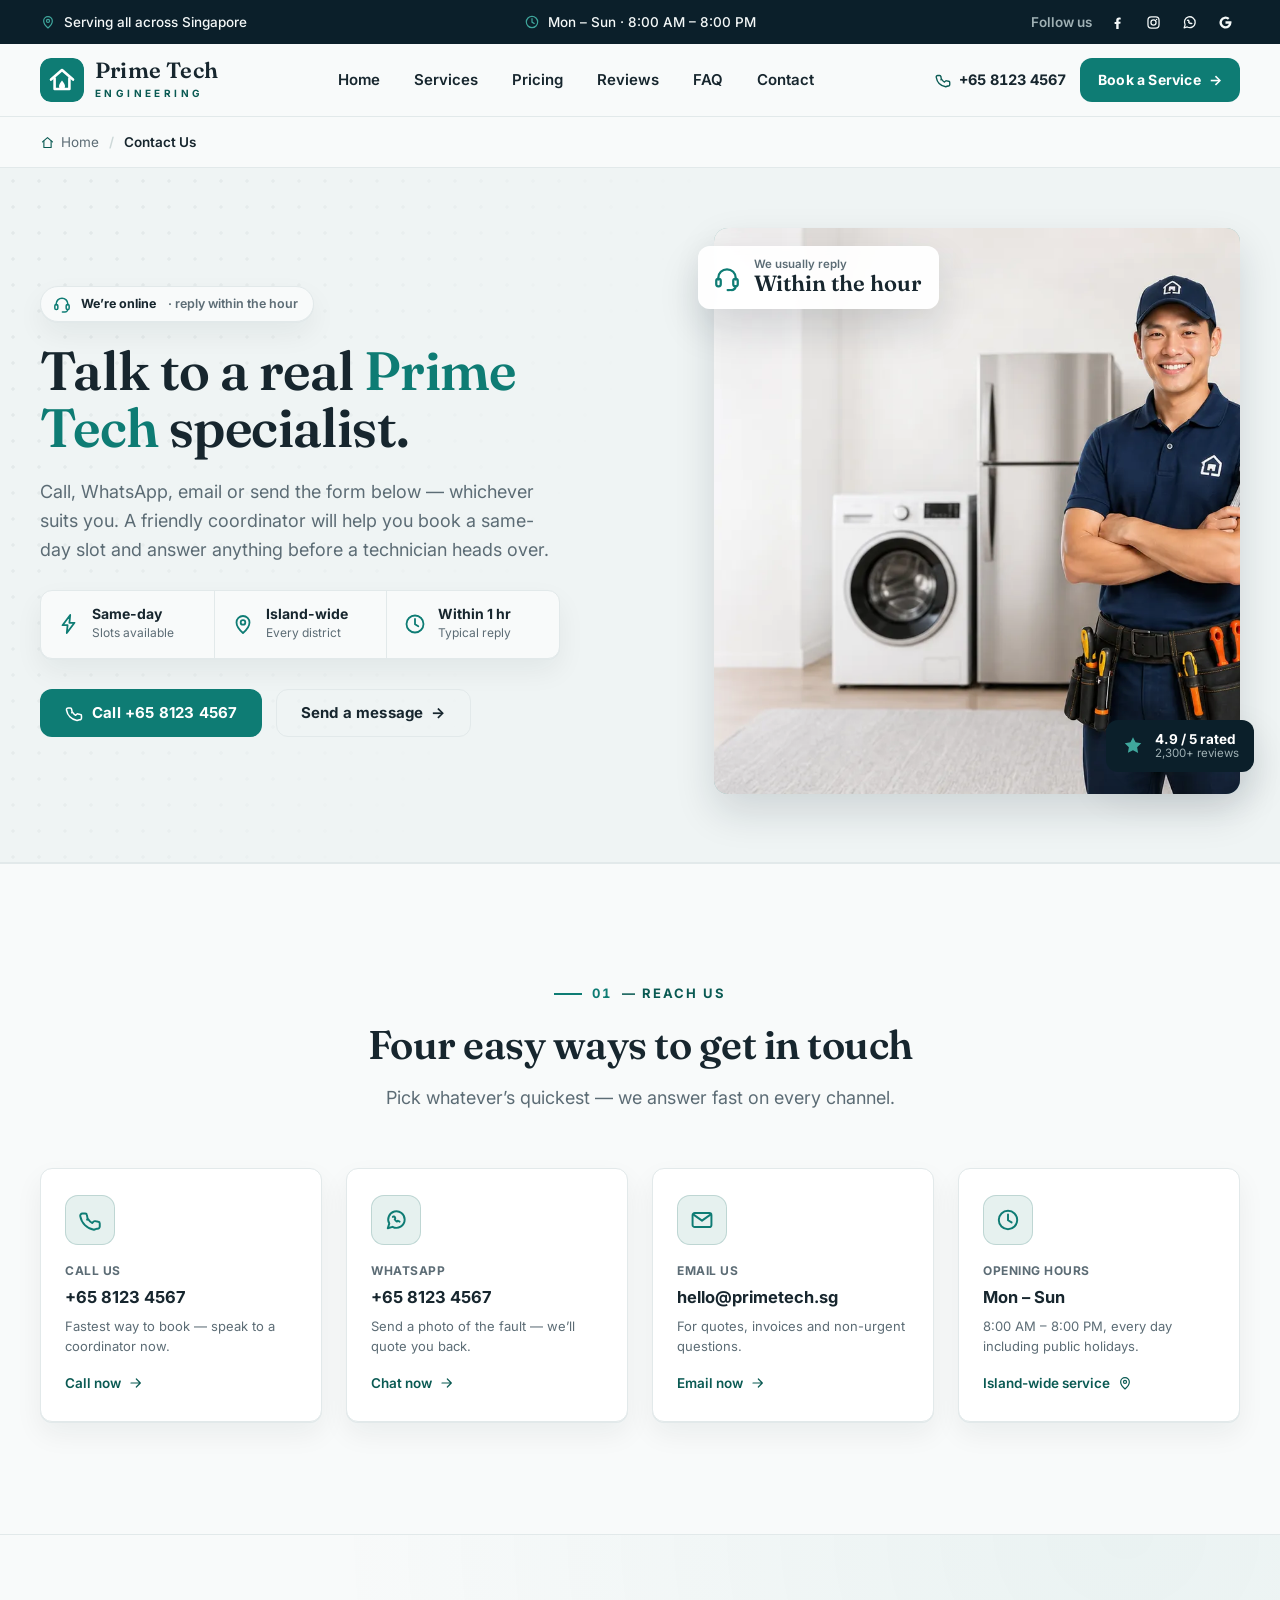
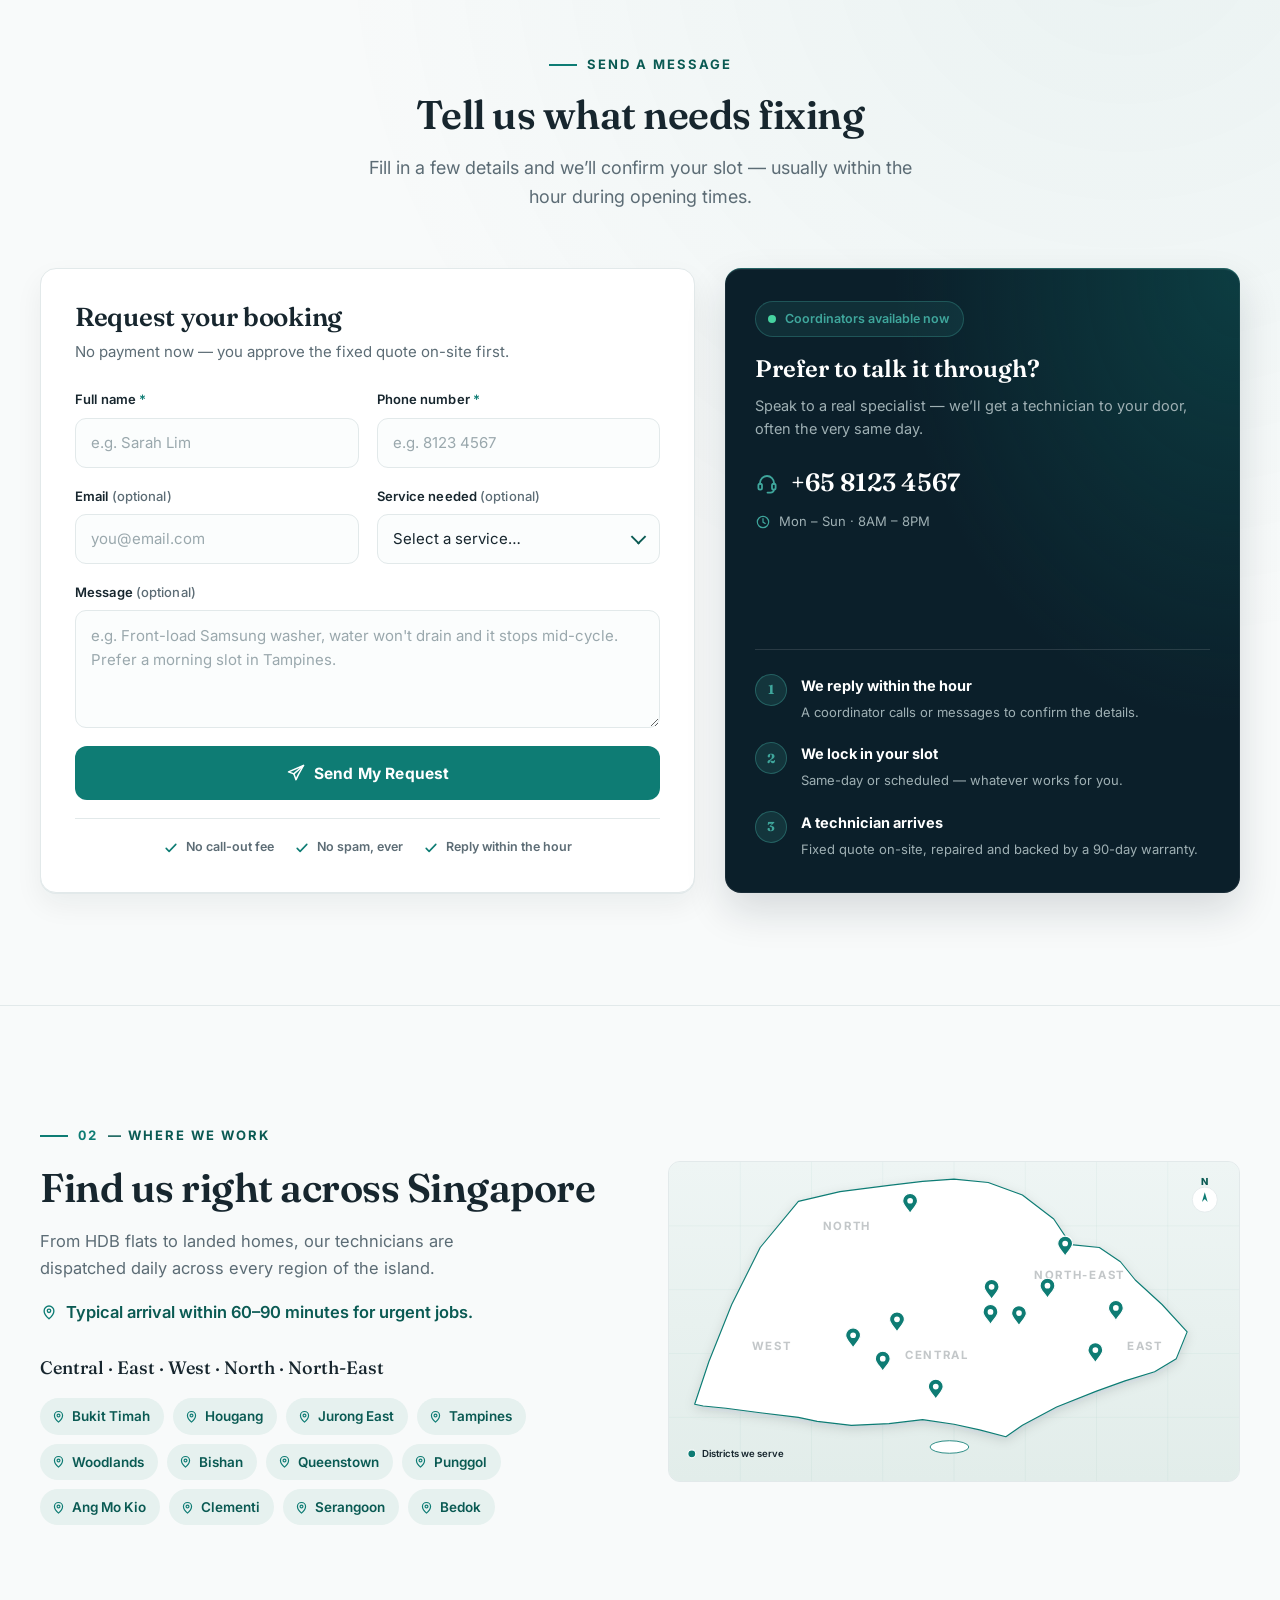
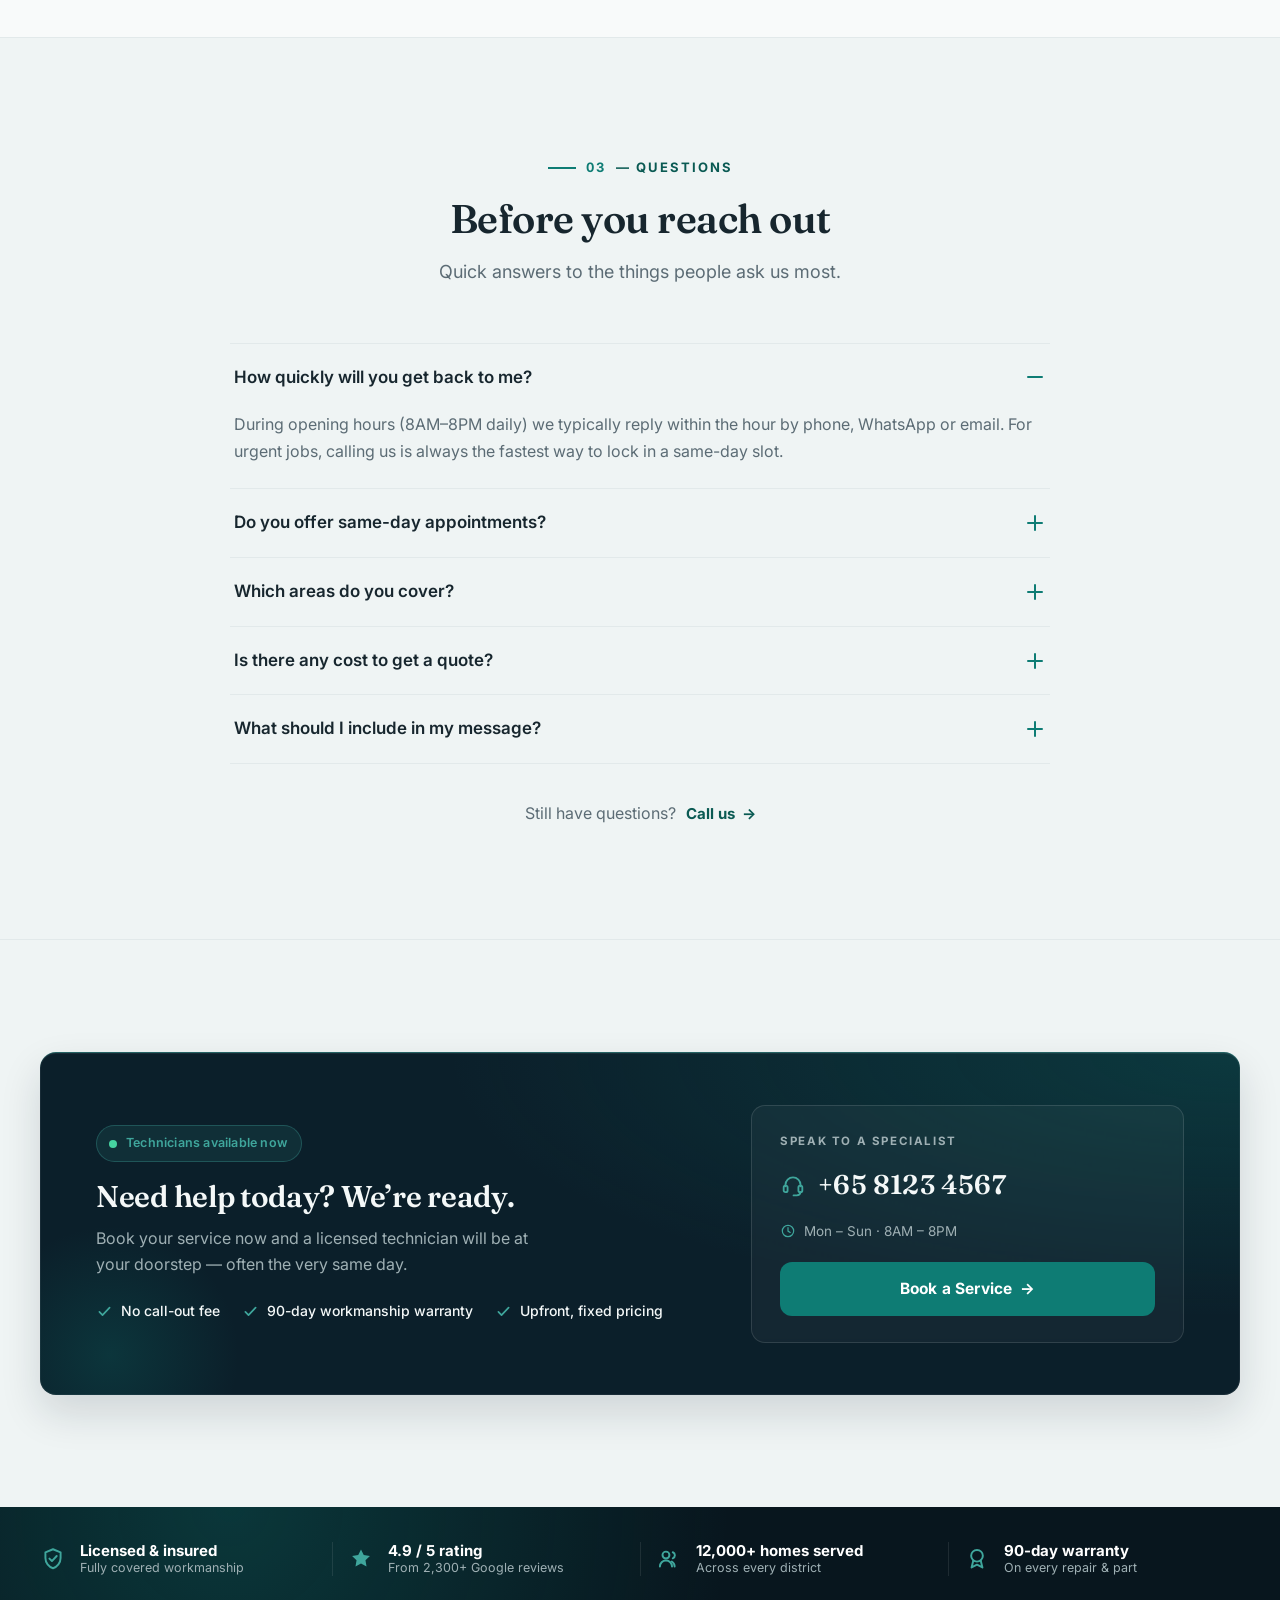
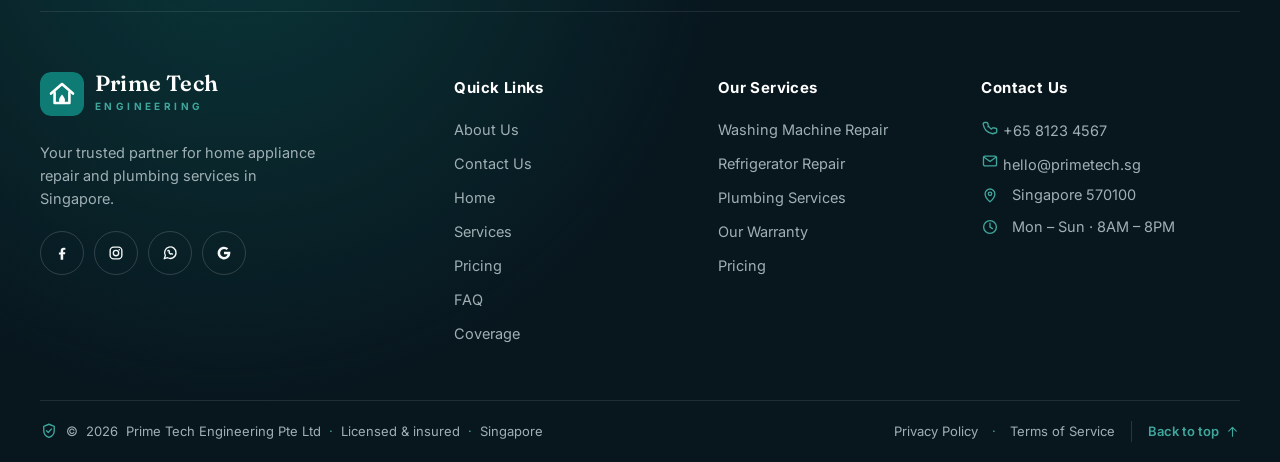
<file: contact-us.html>
<!doctype html>
<html lang="en">
  <head>
    <meta charset="UTF-8" />
    <meta name="viewport" content="width=device-width, initial-scale=1.0" />
    <title>Contact Us — Prime Tech Engineering | Book a Repair in Singapore</title>
    <meta
      name="description"
      content="Contact Prime Tech Engineering — call, WhatsApp, email or book online for same-day washing machine, refrigerator and plumbing repair across Singapore. We usually reply within the hour."
    />
    <meta name="theme-color" content="#0B1F2A" />
    <link rel="preconnect" href="https://fonts.googleapis.com" />
    <link rel="preconnect" href="https://fonts.gstatic.com" crossorigin />
    <link
      href="https://fonts.googleapis.com/css2?family=Fraunces:opsz,wght@9..144,400;9..144,500;9..144,600&family=Inter:wght@400;500;600;700&display=swap"
      rel="stylesheet"
    />
    <link rel="icon" href="assets/icons/logo.svg" />
    <link rel="stylesheet" href="styles.css" />
    <link rel="stylesheet" href="service.css" />
    <link rel="stylesheet" href="pages.css" />
  </head>
  <body>
    <a class="skip-link" href="#top">Skip to content</a>

    <!-- ============================ ICON SPRITE ============================ -->
    <svg class="sprite" aria-hidden="true" focusable="false" width="0" height="0">
      <defs>
        <symbol id="i-pin" viewBox="0 0 24 24"><path d="M12 21s6.5-5.6 6.5-10.5a6.5 6.5 0 0 0-13 0C5.5 15.4 12 21 12 21Z"/><circle cx="12" cy="10.4" r="2.3"/></symbol>
        <symbol id="i-clock" viewBox="0 0 24 24"><circle cx="12" cy="12" r="8.5"/><path d="M12 7v5.2l3.3 2"/></symbol>
        <symbol id="i-phone" viewBox="0 0 24 24"><path d="M15.6 21a15.5 15.5 0 0 1-12.6-12.6 2 2 0 0 1 2-2.4h2.6a1.5 1.5 0 0 1 1.5 1.3l.6 3a1.5 1.5 0 0 1-.42 1.4L10.2 11a12 12 0 0 0 3.8 3.8l1.3-1.3a1.5 1.5 0 0 1 1.4-.42l3 .6a1.5 1.5 0 0 1 1.3 1.5V18a2 2 0 0 1-2.4 2Z"/></symbol>
        <symbol id="i-mail" viewBox="0 0 24 24"><rect x="3.3" y="5.5" width="17.4" height="13" rx="2"/><path d="m4.2 7 7.8 5.6L19.8 7"/></symbol>
        <symbol id="i-home" viewBox="0 0 24 24"><path d="M4 11 12 4.2 20 11"/><path d="M6.2 9.6V20h11.6V9.6"/></symbol>
        <symbol id="i-user" viewBox="0 0 24 24"><circle cx="12" cy="8.4" r="3.7"/><path d="M5.3 19.6a6.7 6.7 0 0 1 13.4 0"/></symbol>
        <symbol id="i-gear" viewBox="0 0 24 24"><circle cx="12" cy="12" r="3.2"/><path d="M12 3v3M12 18v3M3 12h3M18 12h3M5.6 5.6l2.1 2.1M16.3 16.3l2.1 2.1M18.4 5.6l-2.1 2.1M7.7 16.3l-2.1 2.1"/></symbol>
        <symbol id="i-arrow" viewBox="0 0 24 24"><path d="M4.5 12h14M12.5 6l6 6-6 6"/></symbol>
        <symbol id="i-check" viewBox="0 0 24 24"><path d="M4.8 12.6 9.2 17 19.2 6.6"/></symbol>
        <symbol id="i-shield" viewBox="0 0 24 24"><path d="M12 3 5 5.8v5.2c0 4.5 3 8.3 7 9.5 4-1.2 7-5 7-9.5V5.8L12 3Z"/></symbol>
        <symbol id="i-shield-check" viewBox="0 0 24 24"><path d="M12 3 5 5.8v5.2c0 4.5 3 8.3 7 9.5 4-1.2 7-5 7-9.5V5.8L12 3Z"/><path d="m8.7 11.6 2.3 2.3 4.4-4.7"/></symbol>
        <symbol id="i-star" viewBox="0 0 24 24"><path fill="currentColor" stroke="none" d="m12 3.2 2.55 5.16 5.7.83-4.12 4.02.97 5.67L12 16.18l-5.09 2.68.97-5.67L3.76 9.2l5.7-.83L12 3.2Z"/></symbol>
        <symbol id="i-bolt" viewBox="0 0 24 24"><path d="M13.2 3 5.5 13.2h5.1l-.8 7.8 7.7-10.2h-5.1l.8-7.8Z"/></symbol>
        <symbol id="i-badge" viewBox="0 0 24 24"><circle cx="12" cy="9" r="5.4"/><path d="m8.6 13.4-1.6 6.4 5-2.6 5 2.6-1.6-6.4"/></symbol>
        <symbol id="i-tag" viewBox="0 0 24 24"><path d="M4 12.6V5.6A1.6 1.6 0 0 1 5.6 4h7l7.4 7.4a1.6 1.6 0 0 1 0 2.3l-5.1 5.1a1.6 1.6 0 0 1-2.3 0L4 12.6Z"/><circle cx="8.4" cy="8.4" r="1.25"/></symbol>
        <symbol id="i-washer" viewBox="0 0 24 24"><rect x="5" y="3.3" width="14" height="17.4" rx="2.2"/><path d="M5 8h14"/><circle cx="12" cy="14.2" r="4.1"/><path d="M9.5 14.2c.9-1 1.9-1 2.8 0s1.9 1 2.8 0"/><circle cx="7.6" cy="5.7" r=".55" fill="currentColor" stroke="none"/></symbol>
        <symbol id="i-fridge" viewBox="0 0 24 24"><rect x="6" y="3" width="12" height="18" rx="2.2"/><path d="M6 10h12"/><path d="M9 6v2M9 13v3"/></symbol>
        <symbol id="i-wrench" viewBox="0 0 24 24"><path d="M14.8 6.2a4.2 4.2 0 0 0-5.1 5.2L4.4 16.7a1.9 1.9 0 0 0 2.6 2.6l5.3-5.3a4.2 4.2 0 0 0 5.2-5.1l-2.7 2.7-2.2-.5-.5-2.2 2.7-2.7Z"/></symbol>
        <symbol id="i-users" viewBox="0 0 24 24"><circle cx="9.2" cy="8.4" r="3.2"/><path d="M3.6 19a5.6 5.6 0 0 1 11.2 0"/><path d="M15.5 5.8a3 3 0 0 1 0 5.6M17.2 19a5.6 5.6 0 0 0-2.6-4.7"/></symbol>
        <symbol id="i-calendar" viewBox="0 0 24 24"><rect x="4" y="5.5" width="16" height="14.5" rx="2"/><path d="M4 9.6h16M8.4 3.4v4M15.6 3.4v4"/></symbol>
        <symbol id="i-headset" viewBox="0 0 24 24"><path d="M5 13.2v-1.2a7 7 0 0 1 14 0v1.2"/><rect x="3.4" y="12.6" width="3.6" height="6" rx="1.6"/><rect x="17" y="12.6" width="3.6" height="6" rx="1.6"/><path d="M19 18.6a3.6 3.6 0 0 1-3.6 3H12.5"/></symbol>
        <symbol id="i-thumb" viewBox="0 0 24 24"><path d="M7.2 10.6 11 3.4a2 2 0 0 1 2 2.1v3.7h5.1a2 2 0 0 1 2 2.4l-1.2 6a2 2 0 0 1-2 1.6H7.2Z"/><path d="M7.2 10.6V20.8H4.6A1.6 1.6 0 0 1 3 19.2v-7A1.6 1.6 0 0 1 4.6 10.6H7.2Z"/></symbol>
        <symbol id="i-quote" viewBox="0 0 24 24"><path fill="currentColor" stroke="none" d="M9.6 6C6.5 7.3 4.8 9.8 4.8 13.2V18h5.1v-5H7.3c0-1.9.9-3.2 2.9-4.1L9.6 6Zm9 0c-3.1 1.3-4.8 3.8-4.8 7.2V18h5.1v-5h-2.6c0-1.9.9-3.2 2.9-4.1L18.6 6Z"/></symbol>
        <symbol id="i-fb" viewBox="0 0 24 24"><path fill="currentColor" stroke="none" d="M13.6 21v-7.2h2.4l.4-2.8h-2.8V9.2c0-.8.3-1.4 1.5-1.4h1.4V5.3c-.7-.1-1.5-.2-2.4-.2-2.3 0-3.9 1.4-3.9 4v2.1H7.9v2.8h2.3V21h3.4Z"/></symbol>
        <symbol id="i-ig" viewBox="0 0 24 24"><rect x="4.2" y="4.2" width="15.6" height="15.6" rx="4.6"/><circle cx="12" cy="12" r="3.6"/><circle cx="16.4" cy="7.6" r="1" fill="currentColor" stroke="none"/></symbol>
        <symbol id="i-wa" viewBox="0 0 24 24"><path d="M20 11.6a7.6 7.6 0 0 1-11.2 6.7L4.4 19.6l1.4-4.3A7.6 7.6 0 1 1 20 11.6Z"/><path d="M9.1 9.1c.2-.4.4-.4.6-.4h.5c.2 0 .4 0 .6.4l.5 1.3c.1.2 0 .4-.1.5l-.4.5c.5.9 1.2 1.6 2.1 2.1l.5-.5c.1-.2.4-.2.6-.1l1.3.6"/></symbol>
        <symbol id="i-google" viewBox="0 0 24 24"><path fill="currentColor" stroke="none" d="M12 10.2v3.4h4.7c-.2 1.2-1.5 3.6-4.7 3.6a5.2 5.2 0 1 1 3.4-9.2l2.3-2.2A8.5 8.5 0 1 0 20.5 12c0-.6-.06-1-.16-1.8H12Z"/></symbol>
        <!-- service-page additions -->
        <symbol id="i-close" viewBox="0 0 24 24"><path d="M6 6 18 18M18 6 6 18"/></symbol>
        <symbol id="i-chevron" viewBox="0 0 24 24"><path d="M14.5 6 8.5 12l6 6"/></symbol>
        <symbol id="i-expand" viewBox="0 0 24 24"><path d="M9 4H4v5M15 4h5v5M9 20H4v-5M15 20h5v-5"/></symbol>
        <symbol id="i-droplet" viewBox="0 0 24 24"><path d="M12 3.4s6 6.4 6 10.2a6 6 0 0 1-12 0C6 9.8 12 3.4 12 3.4Z"/><path d="M9.4 14.2a2.6 2.6 0 0 0 2.6 2.4"/></symbol>
        <symbol id="i-send" viewBox="0 0 24 24"><path d="M21 3 3 10.6l6.4 2.4L12 20l3-6.4L21 3Z"/><path d="M9.4 13 21 3"/></symbol>
        <symbol id="i-alert" viewBox="0 0 24 24"><path d="M12 4 3 20h18L12 4Z"/><path d="M12 10v4"/><path d="M12 17.1v.1"/></symbol>
        <symbol id="i-flame" viewBox="0 0 24 24"><path d="M12 3s5 3.9 5 8.6a5 5 0 0 1-10 0c0-1.4.5-2.6 1.3-3.6.3 1.2 1 1.9 1.9 2.2C10.2 8 11 5.6 12 3Z"/></symbol>
        <symbol id="i-power" viewBox="0 0 24 24"><path d="M12 4v7.4"/><path d="M7.6 6.7a7 7 0 1 0 8.8 0"/></symbol>
        <symbol id="i-list" viewBox="0 0 24 24"><path d="M8 6.5h12M8 12h12M8 17.5h12"/><path d="M4.2 6.5h.01M4.2 12h.01M4.2 17.5h.01"/></symbol>
        <symbol id="i-heart" viewBox="0 0 24 24"><path d="M12 20s-7-4.5-9.2-9A4.8 4.8 0 0 1 12 6.4 4.8 4.8 0 0 1 21.2 11c-2.2 4.5-9.2 9-9.2 9Z"/></symbol>
      </defs>
    </svg>

    <!-- ============================ TOP BAR ============================ -->
    <div class="topbar">
      <div class="container topbar__inner">
        <span class="topbar__item">
          <svg aria-hidden="true" focusable="false" class="ico topbar__ico"><use href="#i-pin" /></svg>
          <span class="topbar__text">Serving all across Singapore</span>
        </span>
        <span class="topbar__item topbar__time">
          <svg aria-hidden="true" focusable="false" class="ico topbar__ico"><use href="#i-clock" /></svg>
          <span class="topbar__text">Mon &ndash; Sun&nbsp;&middot;&nbsp;8:00 AM &ndash; 8:00 PM</span>
        </span>
        <span class="topbar__social">
          <span class="follow-label">Follow us</span>
          <a href="#" aria-label="Facebook"><svg aria-hidden="true" focusable="false" class="ico"><use href="#i-fb" /></svg></a>
          <a href="#" aria-label="Instagram"><svg aria-hidden="true" focusable="false" class="ico"><use href="#i-ig" /></svg></a>
          <a href="#" aria-label="WhatsApp"><svg aria-hidden="true" focusable="false" class="ico"><use href="#i-wa" /></svg></a>
          <a href="#" aria-label="Google reviews"><svg aria-hidden="true" focusable="false" class="ico"><use href="#i-google" /></svg></a>
        </span>
      </div>
    </div>

    <!-- ============================ HEADER / NAV ============================ -->
    <header class="site-header" id="siteHeader">
      <div class="container nav">
        <a class="brand" href="index.html#home" aria-label="Prime Tech Engineering home">
          <svg class="brand__mark" viewBox="0 0 44 44" width="44" height="44" role="img" aria-label="Prime Tech Engineering">
            <rect width="44" height="44" rx="11" fill="#0E7C74" />
            <path d="M11 21.6 22 12l11 9.6" fill="none" stroke="#fff" stroke-width="2.6" stroke-linecap="round" stroke-linejoin="round" />
            <path d="M14.6 20.4V31h14.8V20.4" fill="none" stroke="#fff" stroke-width="2.6" stroke-linecap="round" stroke-linejoin="round" />
            <path d="M22 22.6c2 2.6 3 4.4 3 5.6a3 3 0 0 1-6 0c0-1.2 1-3 3-5.6Z" fill="#fff" />
          </svg>
          <span class="brand__text">
            <strong>Prime Tech</strong>
            <small>Engineering</small>
          </span>
        </a>

        <button class="nav-toggle" type="button" aria-label="Open menu" aria-expanded="false" aria-controls="mainNav">
          <span></span><span></span><span></span>
        </button>

        <nav class="main-nav" id="mainNav" aria-label="Primary">
          <a href="index.html#home"><svg aria-hidden="true" focusable="false" class="ico nav-ico"><use href="#i-home" /></svg><span>Home</span></a>
          <a href="index.html#services"><svg aria-hidden="true" focusable="false" class="ico nav-ico"><use href="#i-gear" /></svg><span>Services</span></a>
          <a href="index.html#pricing"><svg aria-hidden="true" focusable="false" class="ico nav-ico"><use href="#i-tag" /></svg><span>Pricing</span></a>
          <a href="index.html#testimonials"><svg aria-hidden="true" focusable="false" class="ico nav-ico"><use href="#i-star" /></svg><span>Reviews</span></a>
          <a href="index.html#faq"><svg aria-hidden="true" focusable="false" class="ico nav-ico"><use href="#i-user" /></svg><span>FAQ</span></a>
          <a class="active" href="#contact"><svg aria-hidden="true" focusable="false" class="ico nav-ico"><use href="#i-mail" /></svg><span>Contact</span></a>

          <a class="menu-call" href="tel:+6581234567">
            <svg aria-hidden="true" focusable="false" class="ico"><use href="#i-phone" /></svg>Call +65 8123 4567
          </a>
          <div class="menu-social">
            <span class="menu-social__label">Follow us</span>
            <div class="menu-social__icons">
              <a href="#" aria-label="Facebook"><svg aria-hidden="true" focusable="false" class="ico"><use href="#i-fb" /></svg></a>
              <a href="#" aria-label="Instagram"><svg aria-hidden="true" focusable="false" class="ico"><use href="#i-ig" /></svg></a>
              <a href="#" aria-label="WhatsApp"><svg aria-hidden="true" focusable="false" class="ico"><use href="#i-wa" /></svg></a>
              <a href="#" aria-label="Google reviews"><svg aria-hidden="true" focusable="false" class="ico"><use href="#i-google" /></svg></a>
            </div>
          </div>
        </nav>

        <div class="nav-actions">
          <a class="tel-link" href="tel:+6581234567" aria-label="Call +65 8123 4567">
            <svg aria-hidden="true" focusable="false" class="ico"><use href="#i-phone" /></svg>
            <span>+65 8123 4567</span>
          </a>
          <a class="btn btn--primary btn--sm" href="#contact">Book a Service <span class="btn__arrow" aria-hidden="true">&rarr;</span></a>
        </div>
        <a class="call-fab" href="tel:+6581234567" aria-label="Call +65 8123 4567">
          <svg aria-hidden="true" focusable="false" class="ico"><use href="#i-phone" /></svg>
        </a>
      </div>
    </header>

    <main id="top" tabindex="-1">
      <!-- ============================ BREADCRUMB ============================ -->
      <div class="crumb-bar">
        <div class="container">
          <nav class="crumb" aria-label="Breadcrumb">
            <a href="index.html#home"><svg aria-hidden="true" focusable="false" class="ico"><use href="#i-home" /></svg>Home</a>
            <span class="sep" aria-hidden="true">/</span>
            <span aria-current="page">Contact Us</span>
          </nav>
        </div>
      </div>

      <!-- ============================ HERO ============================ -->
      <section class="svc-hero" aria-labelledby="contact-title">
        <div class="container svc-hero__inner">
          <div class="svc-hero__copy reveal">
            <span class="svc-hero__badge">
              <svg aria-hidden="true" focusable="false" class="ico"><use href="#i-headset" /></svg>
              <b>We&rsquo;re online</b>&nbsp;&middot; reply within the hour
            </span>
            <h1 id="contact-title">Talk to a real <span>Prime Tech</span> specialist.</h1>
            <p class="svc-hero__lead">
              Call, WhatsApp, email or send the form below &mdash; whichever suits you. A friendly coordinator
              will help you book a same-day slot and answer anything before a technician heads over.
            </p>

            <div class="svc-facts">
              <div class="svc-facts__cell">
                <svg aria-hidden="true" focusable="false" class="ico"><use href="#i-bolt" /></svg>
                <span><b>Same-day</b><small>Slots available</small></span>
              </div>
              <div class="svc-facts__cell">
                <svg aria-hidden="true" focusable="false" class="ico"><use href="#i-pin" /></svg>
                <span><b>Island-wide</b><small>Every district</small></span>
              </div>
              <div class="svc-facts__cell">
                <svg aria-hidden="true" focusable="false" class="ico"><use href="#i-clock" /></svg>
                <span><b>Within 1 hr</b><small>Typical reply</small></span>
              </div>
            </div>

            <div class="svc-hero__actions">
              <a class="btn btn--primary" href="tel:+6581234567">
                <svg aria-hidden="true" focusable="false" class="ico"><use href="#i-phone" /></svg>Call +65 8123 4567
              </a>
              <a class="btn btn--ghost" href="#contact">Send a message <span class="btn__arrow" aria-hidden="true">&rarr;</span></a>
            </div>
          </div>

          <div class="svc-hero__media reveal">
            <div class="svc-hero__frame">
              <img
                src="assets/images/hero-technician.webp"
                alt="Prime Tech Engineering coordinator ready to take your call"
                width="1672" height="941" fetchpriority="high" decoding="async"
              />
            </div>
            <div class="svc-hero__pricetag">
              <svg aria-hidden="true" focusable="false" class="ico"><use href="#i-headset" /></svg>
              <span><small>We usually reply</small><b>Within the hour</b></span>
            </div>
            <div class="svc-hero__seal">
              <svg aria-hidden="true" focusable="false" class="ico"><use href="#i-star" /></svg>
              <span><b>4.9 / 5 rated</b><small>2,300+ reviews</small></span>
            </div>
          </div>
        </div>
      </section>

      <!-- ============================ CONTACT METHODS ============================ -->
      <section class="section bg-surface" aria-labelledby="methods-title">
        <div class="container">
          <div class="section-heading reveal">
            <span class="kicker"><span class="kicker__rule"></span><span class="kicker__idx">01</span>&mdash;&nbsp;Reach Us</span>
            <h2 id="methods-title">Four easy ways to get in touch</h2>
            <p class="section-lead">Pick whatever&rsquo;s quickest &mdash; we answer fast on every channel.</p>
          </div>

          <div class="contact-methods">
            <a class="contact-card reveal" href="tel:+6581234567">
              <span class="contact-card__ico"><svg aria-hidden="true" focusable="false" class="ico"><use href="#i-phone" /></svg></span>
              <span class="contact-card__label">Call us</span>
              <span class="contact-card__value">+65 8123 4567</span>
              <span class="contact-card__sub">Fastest way to book &mdash; speak to a coordinator now.</span>
              <span class="contact-card__go">Call now <svg aria-hidden="true" focusable="false" class="ico"><use href="#i-arrow" /></svg></span>
            </a>

            <a class="contact-card reveal" href="https://wa.me/6581234567" target="_blank" rel="noopener">
              <span class="contact-card__ico"><svg aria-hidden="true" focusable="false" class="ico"><use href="#i-wa" /></svg></span>
              <span class="contact-card__label">WhatsApp</span>
              <span class="contact-card__value">+65 8123 4567</span>
              <span class="contact-card__sub">Send a photo of the fault &mdash; we&rsquo;ll quote you back.</span>
              <span class="contact-card__go">Chat now <svg aria-hidden="true" focusable="false" class="ico"><use href="#i-arrow" /></svg></span>
            </a>

            <a class="contact-card reveal" href="mailto:hello@primetech.sg">
              <span class="contact-card__ico"><svg aria-hidden="true" focusable="false" class="ico"><use href="#i-mail" /></svg></span>
              <span class="contact-card__label">Email us</span>
              <span class="contact-card__value">hello@primetech.sg</span>
              <span class="contact-card__sub">For quotes, invoices and non-urgent questions.</span>
              <span class="contact-card__go">Email now <svg aria-hidden="true" focusable="false" class="ico"><use href="#i-arrow" /></svg></span>
            </a>

            <div class="contact-card reveal">
              <span class="contact-card__ico"><svg aria-hidden="true" focusable="false" class="ico"><use href="#i-clock" /></svg></span>
              <span class="contact-card__label">Opening hours</span>
              <span class="contact-card__value">Mon &ndash; Sun</span>
              <span class="contact-card__sub">8:00 AM &ndash; 8:00 PM, every day including public holidays.</span>
              <span class="contact-card__go">Island-wide service <svg aria-hidden="true" focusable="false" class="ico"><use href="#i-pin" /></svg></span>
            </div>
          </div>
        </div>
      </section>

      <!-- ============================ CONTACT FORM ============================ -->
      <section class="section book" id="contact" aria-labelledby="form-title">
        <div class="container">
          <div class="section-heading reveal">
            <span class="kicker"><span class="kicker__rule"></span>Send a Message</span>
            <h2 id="form-title">Tell us what needs fixing</h2>
            <p class="section-lead">Fill in a few details and we&rsquo;ll confirm your slot &mdash; usually within the hour during opening times.</p>
          </div>

          <div class="book__grid">
            <div class="book__form reveal">
              <form class="form-body" id="bookingForm" novalidate>
                <div class="book__form-head">
                  <h3>Request your booking</h3>
                  <p>No payment now &mdash; you approve the fixed quote on-site first.</p>
                </div>

                <div class="form-row">
                  <div class="field">
                    <label for="cf-name">Full name <span class="req" aria-hidden="true">*</span></label>
                    <input class="input" type="text" id="cf-name" name="name" autocomplete="name" placeholder="e.g. Sarah Lim" required />
                    <span class="field__err" id="cf-name-err" role="alert"><svg aria-hidden="true" focusable="false" class="ico"><use href="#i-alert" /></svg>Please enter your name.</span>
                  </div>
                  <div class="field">
                    <label for="cf-phone">Phone number <span class="req" aria-hidden="true">*</span></label>
                    <input class="input" type="tel" id="cf-phone" name="phone" autocomplete="tel" inputmode="tel" placeholder="e.g. 8123 4567" required />
                    <span class="field__err" id="cf-phone-err" role="alert"><svg aria-hidden="true" focusable="false" class="ico"><use href="#i-alert" /></svg>Enter a valid phone number.</span>
                  </div>
                </div>

                <div class="form-row">
                  <div class="field">
                    <label for="cf-email">Email <span class="opt">(optional)</span></label>
                    <input class="input" type="email" id="cf-email" name="email" autocomplete="email" placeholder="you@email.com" />
                    <span class="field__err" id="cf-email-err" role="alert"><svg aria-hidden="true" focusable="false" class="ico"><use href="#i-alert" /></svg>Enter a valid email address.</span>
                  </div>
                  <div class="field">
                    <label for="cf-service">Service needed <span class="opt">(optional)</span></label>
                    <div class="select-wrap">
                      <select class="select" id="cf-service" name="service">
                        <option value="" selected>Select a service&hellip;</option>
                        <option value="washing-machine">Washing Machine Repair</option>
                        <option value="refrigerator">Refrigerator Repair</option>
                        <option value="plumbing">Plumbing Services</option>
                        <option value="other">Something else</option>
                      </select>
                    </div>
                  </div>
                </div>

                <div class="field">
                  <label for="cf-msg">Message <span class="opt">(optional)</span></label>
                  <textarea class="textarea" id="cf-msg" name="message" placeholder="e.g. Front-load Samsung washer, water won't drain and it stops mid-cycle. Prefer a morning slot in Tampines."></textarea>
                </div>

                <div class="book__submit">
                  <button class="btn btn--primary btn--lg" type="submit">
                    <svg aria-hidden="true" focusable="false" class="ico"><use href="#i-send" /></svg>
                    Send My Request
                  </button>
                </div>

                <div class="form-reassure">
                  <span><svg aria-hidden="true" focusable="false" class="ico"><use href="#i-check" /></svg>No call-out fee</span>
                  <span><svg aria-hidden="true" focusable="false" class="ico"><use href="#i-check" /></svg>No spam, ever</span>
                  <span><svg aria-hidden="true" focusable="false" class="ico"><use href="#i-check" /></svg>Reply within the hour</span>
                </div>
              </form>

              <div class="form-success" role="status" aria-live="polite">
                <span class="form-success__mark"><svg aria-hidden="true" focusable="false" class="ico"><use href="#i-check" /></svg></span>
                <h3>Message received!</h3>
                <p>Thanks &mdash; a Prime Tech coordinator will call you shortly to confirm your booking and answer any questions.</p>
                <a class="btn btn--ghost" href="tel:+6581234567"><svg aria-hidden="true" focusable="false" class="ico"><use href="#i-phone" /></svg>Prefer to talk now? Call us</a>
              </div>
            </div>

            <aside class="book__aside reveal" aria-label="Direct contact and next steps">
              <span class="book__aside-status"><span class="pulse" aria-hidden="true"></span>Coordinators available now</span>
              <h3>Prefer to talk it through?</h3>
              <p>Speak to a real specialist &mdash; we&rsquo;ll get a technician to your door, often the very same day.</p>
              <a class="book__phone" href="tel:+6581234567"><svg aria-hidden="true" focusable="false" class="ico"><use href="#i-headset" /></svg>+65&nbsp;8123&nbsp;4567</a>
              <span class="book__hours"><svg aria-hidden="true" focusable="false" class="ico"><use href="#i-clock" /></svg>Mon &ndash; Sun &middot; 8AM &ndash; 8PM</span>

              <ol class="book__steps">
                <li><span><b>We reply within the hour</b><small>A coordinator calls or messages to confirm the details.</small></span></li>
                <li><span><b>We lock in your slot</b><small>Same-day or scheduled &mdash; whatever works for you.</small></span></li>
                <li><span><b>A technician arrives</b><small>Fixed quote on-site, repaired and backed by a 90-day warranty.</small></span></li>
              </ol>
            </aside>
          </div>
        </div>
      </section>

      <!-- ============================ WHERE WE WORK (MAP) ============================ -->
      <section class="section coverage" id="coverage" aria-labelledby="coverage-title">
        <div class="container">
          <div class="coverage__top">
            <div class="coverage__copy reveal">
              <span class="kicker"><span class="kicker__rule"></span><span class="kicker__idx">02</span>&mdash;&nbsp;Where We Work</span>
              <h2 id="coverage-title">Find us right across Singapore</h2>
              <p>From HDB flats to landed homes, our technicians are dispatched daily across every region of the island.</p>
              <p class="coverage__note"><svg aria-hidden="true" focusable="false" class="ico"><use href="#i-pin" /></svg>Typical arrival within 60&ndash;90 minutes for urgent jobs.</p>
              <div class="region-line">Central &middot; East &middot; West &middot; North &middot; North-East</div>
              <div class="chip-cloud" aria-label="Districts we serve">
                <span class="chip"><svg aria-hidden="true" focusable="false" class="ico"><use href="#i-pin" /></svg>Bukit Timah</span>
                <span class="chip"><svg aria-hidden="true" focusable="false" class="ico"><use href="#i-pin" /></svg>Hougang</span>
                <span class="chip"><svg aria-hidden="true" focusable="false" class="ico"><use href="#i-pin" /></svg>Jurong East</span>
                <span class="chip"><svg aria-hidden="true" focusable="false" class="ico"><use href="#i-pin" /></svg>Tampines</span>
                <span class="chip"><svg aria-hidden="true" focusable="false" class="ico"><use href="#i-pin" /></svg>Woodlands</span>
                <span class="chip"><svg aria-hidden="true" focusable="false" class="ico"><use href="#i-pin" /></svg>Bishan</span>
                <span class="chip"><svg aria-hidden="true" focusable="false" class="ico"><use href="#i-pin" /></svg>Queenstown</span>
                <span class="chip"><svg aria-hidden="true" focusable="false" class="ico"><use href="#i-pin" /></svg>Punggol</span>
                <span class="chip"><svg aria-hidden="true" focusable="false" class="ico"><use href="#i-pin" /></svg>Ang Mo Kio</span>
                <span class="chip"><svg aria-hidden="true" focusable="false" class="ico"><use href="#i-pin" /></svg>Clementi</span>
                <span class="chip"><svg aria-hidden="true" focusable="false" class="ico"><use href="#i-pin" /></svg>Serangoon</span>
                <span class="chip"><svg aria-hidden="true" focusable="false" class="ico"><use href="#i-pin" /></svg>Bedok</span>
              </div>
            </div>

            <div class="coverage__map reveal">
              <svg class="sg-map" viewBox="0 0 1000 560" preserveAspectRatio="xMidYMid meet" role="img" aria-labelledby="sg-map-title">
                <title id="sg-map-title">Map of Singapore showing Prime Tech Engineering service coverage across 12 districts</title>
                <defs>
                  <linearGradient id="sgOcean" x1="0" y1="0" x2="0" y2="1">
                    <stop offset="0" stop-color="#eef5f4" /><stop offset="1" stop-color="#e2edea" />
                  </linearGradient>
                  <filter id="sgLandShadow" x="-8%" y="-8%" width="116%" height="128%">
                    <feDropShadow dx="0" dy="6" stdDeviation="9" flood-color="#0b1f2a" flood-opacity="0.13" />
                  </filter>
                  <filter id="sgTip" x="-25%" y="-30%" width="150%" height="170%">
                    <feDropShadow dx="0" dy="3" stdDeviation="4" flood-color="#0b1f2a" flood-opacity="0.3" />
                  </filter>
                </defs>
                <rect width="1000" height="560" fill="url(#sgOcean)" />
                <g class="sg-grid" aria-hidden="true">
                  <line x1="125" y1="0" x2="125" y2="560" /><line x1="250" y1="0" x2="250" y2="560" /><line x1="375" y1="0" x2="375" y2="560" /><line x1="500" y1="0" x2="500" y2="560" /><line x1="625" y1="0" x2="625" y2="560" /><line x1="750" y1="0" x2="750" y2="560" /><line x1="875" y1="0" x2="875" y2="560" />
                  <line x1="0" y1="112" x2="1000" y2="112" /><line x1="0" y1="224" x2="1000" y2="224" /><line x1="0" y1="336" x2="1000" y2="336" /><line x1="0" y1="448" x2="1000" y2="448" />
                </g>
                <path class="sg-land" d="M45,425 L70,350 L110,250 L160,150 L227,69 L300,52 L386,41 L445,34 L500,30 L560,36 L620,58 L675,100 L705,145 L755,150 L792,175 L818,207 L865,250 L909,298 L890,345 L852,368 L800,384 L750,402 L680,430 L620,462 L591,482 L545,470 L500,460 L445,452 L386,459 L320,462 L260,455 L227,448 L160,440 L100,432 L60,428 Z" />
                <ellipse class="sg-islet" cx="492" cy="500" rx="34" ry="11" />
                <g class="sg-region" aria-hidden="true">
                  <text x="312" y="120">NORTH</text>
                  <text x="720" y="205">NORTH-EAST</text>
                  <text x="835" y="330">EAST</text>
                  <text x="180" y="330">WEST</text>
                  <text x="470" y="345">CENTRAL</text>
                </g>
                <g class="sg-pins">
                  <g class="sg-pin" transform="translate(400,298)" tabindex="0" role="button" aria-label="Bukit Timah">
                    <title>Bukit Timah</title>
                    <circle class="sg-pin__hit" cx="0" cy="-16" r="24" fill="transparent"/>
                    <circle class="sg-pin__pulse" cx="0" cy="-22" r="13" style="animation-delay:0s"/>
                    <path class="sg-pin__marker" d="M0,0 C-5,-9 -13,-14 -13,-22 A13,13 0 1 1 13,-22 C13,-14 5,-9 0,0 Z"/>
                    <circle class="sg-pin__core" cx="0" cy="-22" r="5"/>
                    <g class="sg-pin__tip" aria-hidden="true"><rect class="sg-pin__tipbg" x="-106.0" y="-86" width="212" height="44" rx="10"/><path class="sg-pin__tiparrow" d="M-8,-42 L8,-42 L0,-35 Z"/><text class="sg-pin__tiptext" x="0" y="-57.0">Bukit Timah</text></g>
                  </g>
                  <g class="sg-pin" transform="translate(664,239)" tabindex="0" role="button" aria-label="Hougang">
                    <title>Hougang</title>
                    <circle class="sg-pin__hit" cx="0" cy="-16" r="24" fill="transparent"/>
                    <circle class="sg-pin__pulse" cx="0" cy="-22" r="13" style="animation-delay:.2s"/>
                    <path class="sg-pin__marker" d="M0,0 C-5,-9 -13,-14 -13,-22 A13,13 0 1 1 13,-22 C13,-14 5,-9 0,0 Z"/>
                    <circle class="sg-pin__core" cx="0" cy="-22" r="5"/>
                    <g class="sg-pin__tip" aria-hidden="true"><rect class="sg-pin__tipbg" x="-81.0" y="-86" width="162" height="44" rx="10"/><path class="sg-pin__tiparrow" d="M-8,-42 L8,-42 L0,-35 Z"/><text class="sg-pin__tiptext" x="0" y="-57.0">Hougang</text></g>
                  </g>
                  <g class="sg-pin" transform="translate(323,326)" tabindex="0" role="button" aria-label="Jurong East">
                    <title>Jurong East</title>
                    <circle class="sg-pin__hit" cx="0" cy="-16" r="24" fill="transparent"/>
                    <circle class="sg-pin__pulse" cx="0" cy="-22" r="13" style="animation-delay:.4s"/>
                    <path class="sg-pin__marker" d="M0,0 C-5,-9 -13,-14 -13,-22 A13,13 0 1 1 13,-22 C13,-14 5,-9 0,0 Z"/>
                    <circle class="sg-pin__core" cx="0" cy="-22" r="5"/>
                    <g class="sg-pin__tip" aria-hidden="true"><rect class="sg-pin__tipbg" x="-102.0" y="-86" width="204" height="44" rx="10"/><path class="sg-pin__tiparrow" d="M-8,-42 L8,-42 L0,-35 Z"/><text class="sg-pin__tiptext" x="0" y="-57.0">Jurong East</text></g>
                  </g>
                  <g class="sg-pin" transform="translate(784,278)" tabindex="0" role="button" aria-label="Tampines">
                    <title>Tampines</title>
                    <circle class="sg-pin__hit" cx="0" cy="-16" r="24" fill="transparent"/>
                    <circle class="sg-pin__pulse" cx="0" cy="-22" r="13" style="animation-delay:.6s"/>
                    <path class="sg-pin__marker" d="M0,0 C-5,-9 -13,-14 -13,-22 A13,13 0 1 1 13,-22 C13,-14 5,-9 0,0 Z"/>
                    <circle class="sg-pin__core" cx="0" cy="-22" r="5"/>
                    <g class="sg-pin__tip" aria-hidden="true"><rect class="sg-pin__tipbg" x="-85.0" y="-86" width="170" height="44" rx="10"/><path class="sg-pin__tiparrow" d="M-8,-42 L8,-42 L0,-35 Z"/><text class="sg-pin__tiptext" x="0" y="-57.0">Tampines</text></g>
                  </g>
                  <g class="sg-pin" transform="translate(423,90)" tabindex="0" role="button" aria-label="Woodlands">
                    <title>Woodlands</title>
                    <circle class="sg-pin__hit" cx="0" cy="-16" r="24" fill="transparent"/>
                    <circle class="sg-pin__pulse" cx="0" cy="-22" r="13" style="animation-delay:.8s"/>
                    <path class="sg-pin__marker" d="M0,0 C-5,-9 -13,-14 -13,-22 A13,13 0 1 1 13,-22 C13,-14 5,-9 0,0 Z"/>
                    <circle class="sg-pin__core" cx="0" cy="-22" r="5"/>
                    <g class="sg-pin__tip" aria-hidden="true"><rect class="sg-pin__tipbg" x="-95.5" y="-86" width="191" height="44" rx="10"/><path class="sg-pin__tiparrow" d="M-8,-42 L8,-42 L0,-35 Z"/><text class="sg-pin__tiptext" x="0" y="-57.0">Woodlands</text></g>
                  </g>
                  <g class="sg-pin" transform="translate(564,285)" tabindex="0" role="button" aria-label="Bishan">
                    <title>Bishan</title>
                    <circle class="sg-pin__hit" cx="0" cy="-16" r="24" fill="transparent"/>
                    <circle class="sg-pin__pulse" cx="0" cy="-22" r="13" style="animation-delay:1s"/>
                    <path class="sg-pin__marker" d="M0,0 C-5,-9 -13,-14 -13,-22 A13,13 0 1 1 13,-22 C13,-14 5,-9 0,0 Z"/>
                    <circle class="sg-pin__core" cx="0" cy="-22" r="5"/>
                    <g class="sg-pin__tip" aria-hidden="true"><rect class="sg-pin__tipbg" x="-66.0" y="-86" width="132" height="44" rx="10"/><path class="sg-pin__tiparrow" d="M-8,-42 L8,-42 L0,-35 Z"/><text class="sg-pin__tiptext" x="0" y="-57.0">Bishan</text></g>
                  </g>
                  <g class="sg-pin" transform="translate(468,416)" tabindex="0" role="button" aria-label="Queenstown">
                    <title>Queenstown</title>
                    <circle class="sg-pin__hit" cx="0" cy="-16" r="24" fill="transparent"/>
                    <circle class="sg-pin__pulse" cx="0" cy="-22" r="13" style="animation-delay:1.2s"/>
                    <path class="sg-pin__marker" d="M0,0 C-5,-9 -13,-14 -13,-22 A13,13 0 1 1 13,-22 C13,-14 5,-9 0,0 Z"/>
                    <circle class="sg-pin__core" cx="0" cy="-22" r="5"/>
                    <g class="sg-pin__tip" aria-hidden="true"><rect class="sg-pin__tipbg" x="-103.5" y="-86" width="207" height="44" rx="10"/><path class="sg-pin__tiparrow" d="M-8,-42 L8,-42 L0,-35 Z"/><text class="sg-pin__tiptext" x="0" y="-57.0">Queenstown</text></g>
                  </g>
                  <g class="sg-pin" transform="translate(695,165)" tabindex="0" role="button" aria-label="Punggol">
                    <title>Punggol</title>
                    <circle class="sg-pin__hit" cx="0" cy="-16" r="24" fill="transparent"/>
                    <circle class="sg-pin__pulse" cx="0" cy="-22" r="13" style="animation-delay:1.4s"/>
                    <path class="sg-pin__marker" d="M0,0 C-5,-9 -13,-14 -13,-22 A13,13 0 1 1 13,-22 C13,-14 5,-9 0,0 Z"/>
                    <circle class="sg-pin__core" cx="0" cy="-22" r="5"/>
                    <g class="sg-pin__tip" aria-hidden="true"><rect class="sg-pin__tipbg" x="-75.0" y="-86" width="150" height="44" rx="10"/><path class="sg-pin__tiparrow" d="M-8,-42 L8,-42 L0,-35 Z"/><text class="sg-pin__tiptext" x="0" y="-57.0">Punggol</text></g>
                  </g>
                  <g class="sg-pin" transform="translate(566,241)" tabindex="0" role="button" aria-label="Ang Mo Kio">
                    <title>Ang Mo Kio</title>
                    <circle class="sg-pin__hit" cx="0" cy="-16" r="24" fill="transparent"/>
                    <circle class="sg-pin__pulse" cx="0" cy="-22" r="13" style="animation-delay:1.6s"/>
                    <path class="sg-pin__marker" d="M0,0 C-5,-9 -13,-14 -13,-22 A13,13 0 1 1 13,-22 C13,-14 5,-9 0,0 Z"/>
                    <circle class="sg-pin__core" cx="0" cy="-22" r="5"/>
                    <g class="sg-pin__tip" aria-hidden="true"><rect class="sg-pin__tipbg" x="-103.5" y="-86" width="207" height="44" rx="10"/><path class="sg-pin__tiparrow" d="M-8,-42 L8,-42 L0,-35 Z"/><text class="sg-pin__tiptext" x="0" y="-57.0">Ang Mo Kio</text></g>
                  </g>
                  <g class="sg-pin" transform="translate(375,367)" tabindex="0" role="button" aria-label="Clementi">
                    <title>Clementi</title>
                    <circle class="sg-pin__hit" cx="0" cy="-16" r="24" fill="transparent"/>
                    <circle class="sg-pin__pulse" cx="0" cy="-22" r="13" style="animation-delay:1.8s"/>
                    <path class="sg-pin__marker" d="M0,0 C-5,-9 -13,-14 -13,-22 A13,13 0 1 1 13,-22 C13,-14 5,-9 0,0 Z"/>
                    <circle class="sg-pin__core" cx="0" cy="-22" r="5"/>
                    <g class="sg-pin__tip" aria-hidden="true"><rect class="sg-pin__tipbg" x="-81.0" y="-86" width="162" height="44" rx="10"/><path class="sg-pin__tiparrow" d="M-8,-42 L8,-42 L0,-35 Z"/><text class="sg-pin__tiptext" x="0" y="-57.0">Clementi</text></g>
                  </g>
                  <g class="sg-pin" transform="translate(614,287)" tabindex="0" role="button" aria-label="Serangoon">
                    <title>Serangoon</title>
                    <circle class="sg-pin__hit" cx="0" cy="-16" r="24" fill="transparent"/>
                    <circle class="sg-pin__pulse" cx="0" cy="-22" r="13" style="animation-delay:2s"/>
                    <path class="sg-pin__marker" d="M0,0 C-5,-9 -13,-14 -13,-22 A13,13 0 1 1 13,-22 C13,-14 5,-9 0,0 Z"/>
                    <circle class="sg-pin__core" cx="0" cy="-22" r="5"/>
                    <g class="sg-pin__tip" aria-hidden="true"><rect class="sg-pin__tipbg" x="-92.0" y="-86" width="184" height="44" rx="10"/><path class="sg-pin__tiparrow" d="M-8,-42 L8,-42 L0,-35 Z"/><text class="sg-pin__tiptext" x="0" y="-57.0">Serangoon</text></g>
                  </g>
                  <g class="sg-pin" transform="translate(748,352)" tabindex="0" role="button" aria-label="Bedok">
                    <title>Bedok</title>
                    <circle class="sg-pin__hit" cx="0" cy="-16" r="24" fill="transparent"/>
                    <circle class="sg-pin__pulse" cx="0" cy="-22" r="13" style="animation-delay:2.2s"/>
                    <path class="sg-pin__marker" d="M0,0 C-5,-9 -13,-14 -13,-22 A13,13 0 1 1 13,-22 C13,-14 5,-9 0,0 Z"/>
                    <circle class="sg-pin__core" cx="0" cy="-22" r="5"/>
                    <g class="sg-pin__tip" aria-hidden="true"><rect class="sg-pin__tipbg" x="-62.5" y="-86" width="125" height="44" rx="10"/><path class="sg-pin__tiparrow" d="M-8,-42 L8,-42 L0,-35 Z"/><text class="sg-pin__tiptext" x="0" y="-57.0">Bedok</text></g>
                  </g>
                </g>
                <g class="sg-compass" aria-hidden="true" transform="translate(940,66)">
                  <circle r="22" /><path d="M0,-13 L5,4 L0,-1 L-5,4 Z" /><text y="-26">N</text>
                </g>
                <g class="sg-legend" aria-hidden="true" transform="translate(30,502)">
                  <circle cx="10" cy="10" r="7" /><text x="28" y="15">Districts we serve</text>
                </g>
              </svg>
            </div>
          </div>
        </div>
      </section>

      <!-- ============================ FAQ ============================ -->
      <section class="section faq" id="faq" aria-labelledby="contact-faq-title">
        <div class="container">
          <div class="section-heading reveal">
            <span class="kicker"><span class="kicker__rule"></span><span class="kicker__idx">03</span>&mdash;&nbsp;Questions</span>
            <h2 id="contact-faq-title">Before you reach out</h2>
            <p class="section-lead">Quick answers to the things people ask us most.</p>
          </div>

          <div class="faq-list reveal">
            <div class="faq-item is-open">
              <button class="faq-q" id="cfaq-btn-1" aria-expanded="true" aria-controls="cfaq-panel-1">
                <span>How quickly will you get back to me?</span>
                <span class="faq-icon" aria-hidden="true"></span>
              </button>
              <div class="faq-a" id="cfaq-panel-1" role="region" aria-labelledby="cfaq-btn-1">
                <p>During opening hours (8AM&ndash;8PM daily) we typically reply within the hour by phone, WhatsApp or email. For urgent jobs, calling us is always the fastest way to lock in a same-day slot.</p>
              </div>
            </div>

            <div class="faq-item">
              <button class="faq-q" id="cfaq-btn-2" aria-expanded="false" aria-controls="cfaq-panel-2">
                <span>Do you offer same-day appointments?</span>
                <span class="faq-icon" aria-hidden="true"></span>
              </button>
              <div class="faq-a" id="cfaq-panel-2" role="region" aria-labelledby="cfaq-btn-2">
                <p>Yes. For most appliance and plumbing jobs we offer same-day slots across Singapore, subject to technician availability. Urgent jobs typically see a technician arrive within 60&ndash;90 minutes.</p>
              </div>
            </div>

            <div class="faq-item">
              <button class="faq-q" id="cfaq-btn-3" aria-expanded="false" aria-controls="cfaq-panel-3">
                <span>Which areas do you cover?</span>
                <span class="faq-icon" aria-hidden="true"></span>
              </button>
              <div class="faq-a" id="cfaq-panel-3" role="region" aria-labelledby="cfaq-btn-3">
                <p>All of Singapore &mdash; Central, East, West, North and North-East, including Bukit Timah, Hougang, Jurong East, Tampines, Woodlands, Bishan, Queenstown and Punggol.</p>
              </div>
            </div>

            <div class="faq-item">
              <button class="faq-q" id="cfaq-btn-4" aria-expanded="false" aria-controls="cfaq-panel-4">
                <span>Is there any cost to get a quote?</span>
                <span class="faq-icon" aria-hidden="true"></span>
              </button>
              <div class="faq-a" id="cfaq-panel-4" role="region" aria-labelledby="cfaq-btn-4">
                <p>Getting in touch and receiving a quote is free. A flat $30 on-site inspection lets our technician diagnose the fault, and it&rsquo;s waived the moment you proceed with the repair &mdash; so you only ever pay once the job is approved.</p>
              </div>
            </div>

            <div class="faq-item">
              <button class="faq-q" id="cfaq-btn-5" aria-expanded="false" aria-controls="cfaq-panel-5">
                <span>What should I include in my message?</span>
                <span class="faq-icon" aria-hidden="true"></span>
              </button>
              <div class="faq-a" id="cfaq-panel-5" role="region" aria-labelledby="cfaq-btn-5">
                <p>The appliance type and brand, a short description of the fault, your area, and a preferred time. The more detail you share (a photo on WhatsApp helps), the faster and more accurately we can quote.</p>
              </div>
            </div>
          </div>

          <p class="faq-foot reveal">
            Still have questions?
            <a class="link-arrow" href="tel:+6581234567">Call us <span class="btn__arrow" aria-hidden="true">&rarr;</span></a>
          </p>
        </div>
      </section>

      <!-- ============================ CTA ============================ -->
      <section class="section cta-section" aria-labelledby="contact-cta-title">
        <div class="container">
          <div class="cta reveal">
            <span class="cta__glow" aria-hidden="true"></span>
            <div class="cta__copy">
              <span class="cta__status"><span class="cta__pulse" aria-hidden="true"></span>Technicians available now</span>
              <h2 id="contact-cta-title">Need help today? We&rsquo;re ready.</h2>
              <p>Book your service now and a licensed technician will be at your doorstep &mdash; often the very same day.</p>
              <ul class="cta__points">
                <li><svg aria-hidden="true" focusable="false" class="ico"><use href="#i-check" /></svg>No call-out fee</li>
                <li><svg aria-hidden="true" focusable="false" class="ico"><use href="#i-check" /></svg>90-day workmanship warranty</li>
                <li><svg aria-hidden="true" focusable="false" class="ico"><use href="#i-check" /></svg>Upfront, fixed pricing</li>
              </ul>
            </div>
            <div class="cta__panel">
              <span class="cta__panel-label">Speak to a specialist</span>
              <a class="cta__phone" href="tel:+6581234567"><svg aria-hidden="true" focusable="false" class="ico"><use href="#i-headset" /></svg>+65&nbsp;8123&nbsp;4567</a>
              <span class="cta__hours"><svg aria-hidden="true" focusable="false" class="ico"><use href="#i-clock" /></svg>Mon &ndash; Sun &middot; 8AM &ndash; 8PM</span>
              <a class="btn btn--primary btn--lg btn--block cta__book" href="#contact">Book a Service <span class="btn__arrow" aria-hidden="true">&rarr;</span></a>
            </div>
          </div>
        </div>
      </section>
    </main>

    <!-- ============================ FOOTER ============================ -->
    <footer class="footer">
      <div class="container footer__trust">
        <div class="ftrust">
          <svg aria-hidden="true" focusable="false" class="ico"><use href="#i-shield-check" /></svg>
          <span><b>Licensed &amp; insured</b><small>Fully covered workmanship</small></span>
        </div>
        <div class="ftrust">
          <svg aria-hidden="true" focusable="false" class="ico"><use href="#i-star" /></svg>
          <span><b>4.9 / 5 rating</b><small>From 2,300+ Google reviews</small></span>
        </div>
        <div class="ftrust">
          <svg aria-hidden="true" focusable="false" class="ico"><use href="#i-users" /></svg>
          <span><b>12,000+ homes served</b><small>Across every district</small></span>
        </div>
        <div class="ftrust">
          <svg aria-hidden="true" focusable="false" class="ico"><use href="#i-badge" /></svg>
          <span><b>90-day warranty</b><small>On every repair &amp; part</small></span>
        </div>
      </div>

      <div class="container footer__grid">
        <div class="footer__brand">
          <a class="brand brand--footer" href="index.html#home" aria-label="Prime Tech Engineering home">
            <svg class="brand__mark" viewBox="0 0 44 44" width="44" height="44" aria-hidden="true">
              <rect width="44" height="44" rx="11" fill="#0E7C74" />
              <path d="M11 21.6 22 12l11 9.6" fill="none" stroke="#fff" stroke-width="2.6" stroke-linecap="round" stroke-linejoin="round" />
              <path d="M14.6 20.4V31h14.8V20.4" fill="none" stroke="#fff" stroke-width="2.6" stroke-linecap="round" stroke-linejoin="round" />
              <path d="M22 22.6c2 2.6 3 4.4 3 5.6a3 3 0 0 1-6 0c0-1.2 1-3 3-5.6Z" fill="#fff" />
            </svg>
            <span class="brand__text">
              <strong>Prime Tech</strong>
              <small>Engineering</small>
            </span>
          </a>
          <p>Your trusted partner for home appliance repair and plumbing services in Singapore.</p>
          <div class="footer__social">
            <a href="#" aria-label="Facebook"><svg aria-hidden="true" focusable="false" class="ico"><use href="#i-fb" /></svg></a>
            <a href="#" aria-label="Instagram"><svg aria-hidden="true" focusable="false" class="ico"><use href="#i-ig" /></svg></a>
            <a href="#" aria-label="WhatsApp"><svg aria-hidden="true" focusable="false" class="ico"><use href="#i-wa" /></svg></a>
            <a href="#" aria-label="Google reviews"><svg aria-hidden="true" focusable="false" class="ico"><use href="#i-google" /></svg></a>
          </div>
        </div>

        <div class="footer__col">
          <h3>Quick Links</h3>
          <a href="about-us.html">About Us</a>
          <a href="contact-us.html">Contact Us</a>
          <a href="index.html#home">Home</a>
          <a href="index.html#services">Services</a>
          <a href="index.html#pricing">Pricing</a>
          <a href="index.html#faq">FAQ</a>
          <a href="index.html#coverage">Coverage</a>
        </div>

        <div class="footer__col">
          <h3>Our Services</h3>
          <a href="washing-machine-repair.html">Washing Machine Repair</a>
          <a href="refrigerator-repair.html">Refrigerator Repair</a>
          <a href="plumbing-services.html">Plumbing Services</a>
          <a href="index.html#guarantee">Our Warranty</a>
          <a href="index.html#pricing">Pricing</a>
        </div>

        <div class="footer__col footer__contact">
          <h3>Contact Us</h3>
          <a class="contact-line" href="tel:+6581234567"><svg aria-hidden="true" focusable="false" class="ico"><use href="#i-phone" /></svg>+65 8123 4567</a>
          <a class="contact-line" href="mailto:hello@primetech.sg"><svg aria-hidden="true" focusable="false" class="ico"><use href="#i-mail" /></svg>hello@primetech.sg</a>
          <p class="contact-line"><svg aria-hidden="true" focusable="false" class="ico"><use href="#i-pin" /></svg>Singapore 570100</p>
          <p class="contact-line"><svg aria-hidden="true" focusable="false" class="ico"><use href="#i-clock" /></svg><span class="contact-line__txt"><span class="nb">Mon &ndash; Sun</span> &middot; <span class="nb">8AM &ndash; 8PM</span></span></p>
        </div>
      </div>

      <div class="container footer__bottom">
        <span class="footer__legal">
          <svg aria-hidden="true" focusable="false" class="ico footer__seal"><use href="#i-shield-check" /></svg>
          &copy; <span data-year>2024</span> Prime Tech Engineering Pte Ltd <span class="dot">&middot;</span> Licensed &amp; insured <span class="dot">&middot;</span> Singapore
        </span>
        <nav class="footer__meta" aria-label="Legal">
          <a href="#">Privacy Policy</a>
          <span class="dot">&middot;</span>
          <a href="#">Terms of Service</a>
          <a class="footer__top" href="#top">Back to top <svg aria-hidden="true" focusable="false" class="ico"><use href="#i-arrow" /></svg></a>
        </nav>
      </div>
    </footer>

    <script src="script.js"></script>
    <script src="service.js"></script>
  </body>
</html>
</file>
<file: styles.css>
/* =========================================================
   PRIME TECH ENGINEERING — "Meridian, The Trusted Standard"
   Premium-trust redesign · ink + single teal accent
   Fraunces (display) + Inter (UI) · fully responsive
   ========================================================= */

:root {
  /* palette */
  --base: #0b1f2a;
  --ink: #17262e;
  --surface: #f8fafa;
  --surface-alt: #eff4f4;
  --surface-dark: #08161e;
  --accent: #0e7c74;
  --accent-deep: #0a5a53;
  --accent-soft: #e6f1ef;
  --text: #3b4a52;
  --muted: #5c6c75;
  --line: #e2e9ea;
  --star: #dfa23a;
  --on-dark: #f4f8f8;
  --on-dark-muted: #9fb0b4;
  --accent-on-dark: #3fa69c;
  --dot-idle: #cdd8d8;
  --on-dark-soft: #cdd8d8;

  /* spacing — 8px grid */
  --s-1: 8px; --s-2: 16px; --s-3: 24px; --s-4: 32px; --s-5: 40px;
  --s-6: 48px; --s-7: 56px; --s-8: 64px; --s-10: 80px;

  /* rhythm */
  --section-pad: 112px;
  --heading-gap: 56px;
  --card-pad: 32px;
  --grid-gap: 24px;

  /* container */
  --container: 1200px;
  --gutter: 24px;

  /* radii */
  --r-card: 12px;
  --r-btn: 12px;
  --r-banner: 16px;
  --r-chip: 999px;

  /* borders */
  --hair: 1px solid var(--line);

  /* shadows */
  --sh-rest: 0 1px 0 var(--line), 0 12px 28px rgba(11, 31, 42, 0.06);
  --sh-hover: 0 20px 44px rgba(11, 31, 42, 0.1);
  --sh-btn-hover: 0 8px 20px rgba(14, 124, 116, 0.22);
  --sh-banner-inset: inset 0 0 0 1px rgba(255, 255, 255, 0.06);
  --sh-float: 0 18px 40px rgba(11, 31, 42, 0.14);

  /* motion */
  --ease: cubic-bezier(0.22, 0.61, 0.36, 1);
  --t-fast: 0.2s;
  --t-base: 0.3s;
  --t-reveal: 0.55s;

  /* focus */
  --focus: 0 0 0 2px var(--surface), 0 0 0 4px var(--accent);
}

/* ============================== BASE ============================== */
* { box-sizing: border-box; }

html { scroll-behavior: smooth; }

body {
  margin: 0;
  font-family: "Inter", system-ui, Arial, sans-serif;
  font-size: 16px;
  line-height: 1.65;
  color: var(--text);
  background: var(--surface);
  overflow-x: clip;
  -webkit-font-smoothing: antialiased;
  text-rendering: optimizeLegibility;
}

img { display: block; max-width: 100%; }

a { color: inherit; text-decoration: none; }

h1, h2, h3 { margin: 0; }

.sprite { position: absolute; width: 0; height: 0; overflow: hidden; }

.ico {
  width: 20px;
  height: 20px;
  flex: none;
  fill: none;
  stroke: currentColor;
  stroke-width: 1.8;
  stroke-linecap: round;
  stroke-linejoin: round;
}
.ico--star { color: var(--star); }

.container {
  width: min(var(--container), calc(100% - 48px));
  margin: 0 auto;
}

[id] { scroll-margin-top: 96px; }

.skip-link {
  position: absolute;
  left: 16px;
  top: -60px;
  z-index: 200;
  padding: 10px 16px;
  background: var(--accent);
  color: #fff;
  border-radius: 8px;
  font-weight: 700;
  transition: top var(--t-fast) var(--ease);
}
.skip-link:focus { top: 12px; }
[tabindex="-1"]:focus { outline: none; }

:focus-visible {
  outline: none;
  box-shadow: var(--focus);
  border-radius: 6px;
}

/* ============================== SECTION SHELL ============================== */
.section {
  padding: var(--section-pad) 0;
  border-top: var(--hair);
}
.section.services,
.section.why,
.section.testimonials,
.section.coverage,
.section.brands { background: var(--surface); }
.section.pricing,
.section.process,
.section.faq,
.section.cta-section { background: var(--surface-alt); }

.section-heading {
  max-width: 660px;
  margin: 0 auto var(--heading-gap);
  text-align: center;
}
.section-heading .kicker { justify-content: center; margin-bottom: 18px; }
.section-heading h2 {
  font-family: "Fraunces", Georgia, serif;
  font-weight: 600;
  font-size: 40px;
  line-height: 1.12;
  letter-spacing: -0.5px;
  color: var(--ink);
}
.section-lead {
  max-width: 580px;
  margin: 16px auto 0;
  color: var(--muted);
  font-size: 18px;
  line-height: 1.6;
}

/* kicker / eyebrow */
.kicker {
  display: inline-flex;
  align-items: center;
  gap: 10px;
  font-size: 13px;
  font-weight: 700;
  letter-spacing: 2px;
  text-transform: uppercase;
  color: var(--accent-deep);
}
.kicker__rule { width: 28px; height: 2px; background: var(--accent); flex: none; }
.kicker__idx { color: var(--accent); font-feature-settings: "tnum" 1; }

/* ============================== BUTTONS ============================== */
.btn {
  position: relative;
  display: inline-flex;
  align-items: center;
  justify-content: center;
  gap: 8px;
  height: 48px;
  padding: 0 24px;
  border: 0;
  border-radius: var(--r-btn);
  font-family: "Inter", sans-serif;
  font-size: 15px;
  font-weight: 700;
  letter-spacing: 0.2px;
  line-height: 1;
  white-space: nowrap;
  cursor: pointer;
  transition: transform var(--t-fast) var(--ease), box-shadow var(--t-fast) var(--ease),
    background var(--t-fast) var(--ease), color var(--t-fast) var(--ease),
    border-color var(--t-fast) var(--ease);
}
.btn__arrow { display: inline-block; transition: transform var(--t-fast) var(--ease); }
.btn:hover .btn__arrow { transform: translateX(3px); }

.btn--primary { background: var(--accent); color: #fff; }
.btn--primary:hover { background: var(--accent-deep); transform: translateY(-1px); box-shadow: var(--sh-btn-hover); }
.btn--primary::after {
  content: "";
  position: absolute;
  left: 22px; right: 22px; bottom: 9px;
  height: 2px;
  background: rgba(255, 255, 255, 0.6);
  transform: scaleX(0);
  transform-origin: left;
  transition: transform var(--t-base) var(--ease);
}
.btn--primary:hover::after { transform: scaleX(1); }

.btn--ghost { background: transparent; border: 1px solid var(--line); color: var(--ink); }
.btn--ghost:hover { border-color: var(--accent); color: var(--accent-deep); }
.btn--ghost .ico { width: 18px; height: 18px; color: var(--accent-deep); }

.btn--sm { height: 44px; padding: 0 18px; font-size: 14px; }
.btn--lg { height: 54px; padding: 0 30px; font-size: 15.5px; }
.btn--block { width: 100%; }

/* arrow-link */
.link-arrow {
  display: inline-flex;
  align-items: center;
  gap: 7px;
  color: var(--accent-deep);
  font-weight: 700;
  font-size: 15px;
}
.link-arrow:hover { color: var(--accent); }
.link-arrow .btn__arrow { transition: transform var(--t-fast) var(--ease); }
.link-arrow:hover .btn__arrow { transform: translateX(4px); }

/* ============================== TOP BAR ============================== */
.topbar {
  background: var(--base);
  color: var(--on-dark);
  font-size: 13.5px;
  font-weight: 500;
}
.topbar__inner {
  min-height: 44px;
  display: grid;
  grid-template-columns: 1fr auto 1fr;
  align-items: center;
  gap: 16px;
}
.topbar__item, .topbar__social {
  display: inline-flex;
  align-items: center;
  gap: 8px;
  white-space: nowrap;
}
.topbar__ico { width: 16px; height: 16px; color: var(--accent-on-dark); }
.topbar__time { justify-self: center; }
.topbar__social { justify-self: end; gap: 6px; }
.follow-label { margin-right: 4px; color: var(--on-dark-muted); font-weight: 600; }
.topbar__social a {
  position: relative;
  display: inline-grid;
  place-items: center;
  width: 30px; height: 30px;
  color: var(--on-dark);
  border-radius: 50%;
  transition: color var(--t-fast) var(--ease), background var(--t-fast) var(--ease);
}
.topbar__social a:hover { color: var(--accent-on-dark); background: rgba(255, 255, 255, 0.06); }
.topbar__social .ico { width: 17px; height: 17px; }
.topbar__social a::before { content: ""; position: absolute; inset: -7px; border-radius: 50%; }

/* ============================== HEADER / NAV ============================== */
.site-header {
  position: sticky;
  top: 0;
  z-index: 50;
  background: var(--surface);
  border-bottom: var(--hair);
  transition: background var(--t-fast) var(--ease), box-shadow var(--t-fast) var(--ease);
}
.site-header.is-scrolled {
  background: rgba(248, 250, 250, 0.9);
  backdrop-filter: blur(10px);
  -webkit-backdrop-filter: blur(10px);
  box-shadow: 0 6px 22px rgba(11, 31, 42, 0.07);
}

.nav {
  min-height: 72px;
  display: flex;
  align-items: center;
  gap: 28px;
}

.brand { display: inline-flex; align-items: center; gap: 11px; flex: 0 0 auto; }
.brand__mark { width: 44px; height: 44px; border-radius: 11px; }
.brand__text strong {
  display: block;
  font-family: "Fraunces", Georgia, serif;
  font-weight: 600;
  font-size: 22px;
  line-height: 1;
  color: var(--ink);
  letter-spacing: 0.2px;
  white-space: nowrap;
}
.brand__text small {
  display: block;
  margin-top: 4px;
  font-size: 10px;
  font-weight: 700;
  letter-spacing: 3.4px;
  text-transform: uppercase;
  color: var(--accent-deep);
  white-space: nowrap;
}

.main-nav {
  flex: 1;
  display: flex;
  justify-content: center;
  align-items: center;
  gap: 30px;
}
.main-nav > a {
  position: relative;
  display: inline-flex;
  align-items: center;
  gap: 6px;
  padding: 6px 2px;
  font-size: 15px;
  font-weight: 600;
  color: var(--ink);
  transition: color var(--t-fast) var(--ease);
}
.main-nav > a::after {
  content: "";
  position: absolute;
  left: 0; right: 0; bottom: -3px;
  height: 2px;
  background: var(--accent);
  transform: scaleX(0);
  transform-origin: left;
  transition: transform 0.25s var(--ease);
}
.main-nav > a:hover, .main-nav > a.active { color: var(--accent); }
.main-nav > a:hover::after, .main-nav > a.active::after { transform: scaleX(1); }
.nav-ico { display: none; }
.main-nav > .menu-call, .menu-social { display: none; }

.nav-actions { display: inline-flex; align-items: center; gap: 14px; flex: 0 0 auto; }
.tel-link {
  display: inline-flex;
  align-items: center;
  gap: 7px;
  font-size: 14.5px;
  font-weight: 700;
  color: var(--ink);
  font-feature-settings: "tnum" 1;
  transition: color var(--t-fast) var(--ease);
}
.tel-link .ico { width: 18px; height: 18px; color: var(--accent-deep); }
.tel-link:hover { color: var(--accent-deep); }

.call-fab { display: none; }

.nav-toggle {
  width: 44px; height: 44px;
  display: none;
  padding: 10px;
  border: 0;
  background: transparent;
  cursor: pointer;
}
.nav-toggle span {
  display: block;
  height: 2.4px;
  border-radius: 2px;
  margin: 5.5px 0;
  background: var(--ink);
  transform-origin: center;
  transition: transform 0.28s var(--ease), opacity var(--t-fast) var(--ease);
}
.nav-toggle[aria-expanded="true"] span:nth-child(1) { transform: translateY(8px) rotate(45deg); }
.nav-toggle[aria-expanded="true"] span:nth-child(2) { opacity: 0; }
.nav-toggle[aria-expanded="true"] span:nth-child(3) { transform: translateY(-8px) rotate(-45deg); }

/* ============================== HERO ============================== */
.hero {
  position: relative;
  background: var(--surface-alt);
  overflow: hidden;
}
.hero__inner {
  display: grid;
  grid-template-columns: 1.16fr 0.84fr;
  align-items: center;
  gap: 56px;
  min-height: 600px;
  padding: 64px 0;
}
.hero__eyebrow {
  display: flex;
  align-items: center;
  gap: 16px;
  flex-wrap: wrap;
  margin-bottom: 22px;
}
.seal-tile {
  display: inline-flex;
  align-items: center;
  gap: 8px;
  padding: 6px 12px 6px 8px;
  border: var(--hair);
  border-radius: var(--r-chip);
  background: var(--surface);
  font-size: 11.5px;
  color: var(--muted);
}
.seal-tile .ico { width: 20px; height: 20px; color: var(--accent); }
.seal-tile b {
  font-family: "Fraunces", serif;
  font-weight: 600;
  color: var(--ink);
  letter-spacing: 0.4px;
}
.hero h1 {
  font-family: "Fraunces", Georgia, serif;
  font-weight: 600;
  font-size: 60px;
  line-height: 1.05;
  letter-spacing: -0.5px;
  color: var(--ink);
}
.hero h1 span { color: var(--accent); }
.hero__lead {
  max-width: 460px;
  margin: 22px 0 28px;
  font-size: 18px;
  line-height: 1.6;
  color: var(--muted);
}

.spec-strip {
  display: grid;
  grid-template-columns: repeat(3, 1fr);
  border: var(--hair);
  border-radius: var(--r-card);
  background: var(--surface);
  overflow: hidden;
  margin-bottom: 30px;
  max-width: 500px;
}
.spec-strip__cell {
  display: flex;
  align-items: center;
  gap: 10px;
  padding: 14px 16px;
}
.spec-strip__cell + .spec-strip__cell { border-left: var(--hair); }
.spec-strip__cell .ico { width: 22px; height: 22px; color: var(--accent); }
.spec-strip__cell b {
  display: block;
  font-size: 13.5px;
  font-weight: 700;
  color: var(--ink);
  line-height: 1.2;
}
.spec-strip__cell small {
  display: block;
  font-size: 12px;
  color: var(--muted);
}

.hero__actions { display: flex; align-items: center; gap: 14px; flex-wrap: wrap; }

/* hero media */
.hero__media { position: relative; }
.hero__media::before {
  content: "";
  position: absolute;
  right: -14px; bottom: -14px;
  width: 58%; height: 62%;
  background-image: radial-gradient(circle, rgba(11, 31, 42, 0.1) 0 1.5px, transparent 2px);
  background-size: 22px 22px;
  z-index: 0;
  pointer-events: none;
}
.hero__frame {
  position: relative;
  z-index: 1;
  aspect-ratio: 4 / 4.4;
  border-radius: 14px;
  overflow: hidden;
  box-shadow: inset 0 0 0 1px rgba(14, 124, 116, 0.45), var(--sh-float);
}
.hero__img { width: 100%; height: 100%; object-fit: cover; object-position: 58% 26%; }
.hero__wash { display: none; }

.trust-card {
  position: absolute;
  left: -18px;
  bottom: 26px;
  z-index: 2;
  display: flex;
  align-items: center;
  gap: 12px;
  padding: 11px 16px 11px 12px;
  background: rgba(255, 255, 255, 0.92);
  backdrop-filter: blur(6px);
  -webkit-backdrop-filter: blur(6px);
  border-radius: var(--r-card);
  box-shadow: var(--sh-float);
}
.trust-card__avatars { display: inline-flex; }
.trust-card__avatars img {
  width: 40px; height: 40px;
  border-radius: 50%;
  object-fit: cover;
  border: 2px solid #fff;
  box-shadow: 0 0 0 1px var(--accent);
}
.trust-card__avatars img + img { margin-left: -12px; }
.trust-card__meta { display: flex; flex-direction: column; line-height: 1.2; }
.trust-card__rating { display: inline-flex; align-items: center; gap: 5px; }
.trust-card__rating .ico { width: 16px; height: 16px; }
.trust-card__rating b {
  font-family: "Fraunces", serif;
  font-weight: 600;
  font-size: 16px;
  color: var(--ink);
  font-feature-settings: "tnum" 1;
}
.trust-card__meta small { font-size: 12px; color: var(--muted); }

/* ============================== SERVICES ============================== */
.service-grid {
  display: grid;
  grid-template-columns: repeat(3, 1fr);
  gap: var(--grid-gap);
}
.service-card {
  display: flex;
  flex-direction: column;
  background: #fff;
  border: var(--hair);
  border-radius: var(--r-card);
  overflow: hidden;
  transition: transform var(--t-fast) var(--ease), box-shadow var(--t-fast) var(--ease),
    border-color var(--t-fast) var(--ease);
}
.service-card:hover {
  transform: translateY(-4px);
  border-color: var(--accent);
  box-shadow: var(--sh-hover);
}
.service-card__media { position: relative; }
.service-card__media img { width: 100%; height: 210px; object-fit: cover; }
.price-chip {
  position: absolute;
  top: 14px; right: 14px;
  padding: 5px 11px;
  background: rgba(255, 255, 255, 0.95);
  border: 1px solid rgba(14, 124, 116, 0.3);
  border-radius: var(--r-chip);
  font-size: 13px;
  font-weight: 700;
  color: var(--ink);
  font-feature-settings: "tnum" 1;
}
.service-card__badge {
  position: absolute;
  left: 24px; bottom: 0;
  transform: translateY(50%);
  width: 60px; height: 60px;
  display: grid;
  place-items: center;
  background: #fff;
  border-radius: 50%;
  box-shadow: inset 0 0 0 1px rgba(10, 90, 83, 0.24), 0 8px 18px rgba(11, 31, 42, 0.12);
  color: var(--accent);
}
.service-card__badge .ico { width: 30px; height: 30px; }
.service-card__body { padding: 42px 26px 26px; display: flex; flex-direction: column; flex: 1; }
.service-card h3 {
  font-size: 21px;
  font-weight: 700;
  line-height: 1.3;
  letter-spacing: -0.2px;
  color: var(--ink);
}
.service-card p { margin: 12px 0 18px; font-size: 15px; color: var(--text); line-height: 1.55; }
.service-card .link-arrow { margin-top: auto; padding-top: 16px; border-top: var(--hair); }

/* ============================== PRICING ============================== */
.price-grid {
  display: grid;
  grid-template-columns: repeat(3, 1fr);
  gap: var(--grid-gap);
  align-items: start;
}
.price-card {
  position: relative;
  display: flex;
  flex-direction: column;
  padding: var(--card-pad);
  background: #fff;
  border: var(--hair);
  border-radius: var(--r-card);
  transition: transform var(--t-fast) var(--ease), box-shadow var(--t-fast) var(--ease),
    border-color var(--t-fast) var(--ease);
}
.price-card:hover { transform: translateY(-4px); border-color: var(--accent); box-shadow: var(--sh-hover); }
.price-card--featured {
  border: 2px solid var(--accent);
  background: linear-gradient(180deg, var(--accent-soft), #fff 42%);
  transform: scale(1.03);
}
.price-card--featured:hover { transform: scale(1.03) translateY(-4px); }
.ribbon {
  position: absolute;
  top: 0; left: 50%;
  transform: translate(-50%, -50%);
  padding: 6px 16px;
  background: var(--accent);
  color: #fff;
  font-size: 12px;
  font-weight: 700;
  letter-spacing: 0.6px;
  text-transform: uppercase;
  border-radius: var(--r-chip);
  box-shadow: 0 6px 14px rgba(14, 124, 116, 0.28);
}
.price-card__head { display: flex; align-items: center; gap: 12px; }
.price-card__icon {
  width: 48px; height: 48px;
  display: grid;
  place-items: center;
  border-radius: 12px;
  background: var(--accent-soft);
  box-shadow: inset 0 0 0 1px rgba(10, 90, 83, 0.22);
  color: var(--accent);
}
.price-card__icon .ico { width: 26px; height: 26px; }
.price-card__head h3 { font-size: 18px; font-weight: 700; color: var(--ink); }
.price-card__price { display: flex; align-items: baseline; gap: 8px; margin-top: 22px; }
.price-card__price .from { font-size: 15px; font-weight: 600; color: var(--muted); }
.price-card__price .amount {
  font-family: "Fraunces", serif;
  font-weight: 600;
  font-size: 40px;
  line-height: 1;
  color: var(--ink);
  font-feature-settings: "tnum" 1;
}
.price-card__note { margin: 8px 0 0; font-size: 13.5px; color: var(--muted); }
.price-card__list {
  list-style: none;
  margin: 20px 0;
  padding: 20px 0 0;
  border-top: var(--hair);
  display: grid;
  gap: 12px;
}
.price-card__list li { display: flex; align-items: flex-start; gap: 10px; font-size: 15px; color: var(--text); }
.price-card__list .ico { width: 18px; height: 18px; margin-top: 2px; color: var(--accent); }
.price-card .btn { margin-top: auto; }

.reassure {
  display: flex;
  flex-wrap: wrap;
  justify-content: center;
  align-items: center;
  gap: 12px 28px;
  margin-top: 40px;
  padding-top: 26px;
  border-top: var(--hair);
}
.reassure span { display: inline-flex; align-items: center; gap: 8px; font-size: 14.5px; font-weight: 600; color: var(--muted); }
.reassure .ico { width: 17px; height: 17px; color: var(--accent); }

/* ============================== WHY + STATS ============================== */
.why__top {
  display: grid;
  grid-template-columns: 380px 1fr;
  align-items: center;
  gap: 56px;
  margin-bottom: 56px;
}
.why__copy .kicker { margin-bottom: 18px; }
.why__copy h2 {
  font-family: "Fraunces", Georgia, serif;
  font-weight: 600;
  font-size: 40px;
  line-height: 1.16;
  letter-spacing: -0.5px;
  color: var(--ink);
}
.why__copy h2 span {
  color: var(--accent);
  box-shadow: inset 0 -2px 0 var(--accent);
}
.why__copy p { margin: 18px 0 26px; font-size: 16.5px; color: var(--muted); line-height: 1.6; }

.feature-grid {
  display: grid;
  grid-template-columns: 1fr 1fr;
  border: var(--hair);
  border-radius: var(--r-card);
  overflow: hidden;
  background: #fff;
}
.feature-tile { padding: 28px 26px; }
.feature-tile:nth-child(1), .feature-tile:nth-child(2) { border-bottom: var(--hair); }
.feature-tile:nth-child(odd) { border-right: var(--hair); }
.feature-tile__ico { width: 34px; height: 34px; color: var(--accent); margin-bottom: 14px; }
.feature-tile h3 { font-size: 17px; font-weight: 700; color: var(--ink); line-height: 1.3; text-wrap: balance; }
.feature-tile p { margin: 8px 0 0; font-size: 13.5px; color: var(--muted); line-height: 1.5; }

.stats-banner {
  position: relative;
  display: grid;
  grid-template-columns: repeat(4, 1fr);
  gap: 24px;
  padding: 44px 50px;
  overflow: hidden;
  border-radius: var(--r-banner);
  background: var(--base);
  box-shadow: var(--sh-banner-inset);
}
.stats-banner__bg {
  position: absolute;
  inset: 0;
  width: 100%; height: 100%;
  object-fit: cover;
  opacity: 0.12;
}
.stats-banner__overlay {
  position: absolute;
  inset: 0;
  background: linear-gradient(90deg, rgba(14, 124, 116, 0.28), rgba(11, 31, 42, 0.92));
}
.stat { position: relative; z-index: 1; }
.stat + .stat::before {
  content: "";
  position: absolute;
  left: -12px; top: 6px; bottom: 6px;
  width: 1px;
  background: rgba(255, 255, 255, 0.12);
}
.stat__tick { display: block; width: 24px; height: 2px; background: var(--accent-on-dark); margin-bottom: 14px; }
.stat strong {
  display: block;
  font-family: "Fraunces", serif;
  font-weight: 600;
  font-size: 46px;
  line-height: 1;
  color: #fff;
  font-feature-settings: "tnum" 1;
}
.stat__label { display: block; margin-top: 8px; font-size: 13.5px; font-weight: 500; color: var(--on-dark-muted); }

/* ============================== PROCESS ============================== */
.process-grid {
  position: relative;
  display: grid;
  grid-template-columns: repeat(4, 1fr);
  gap: var(--grid-gap);
}
.process-rail {
  position: absolute;
  top: 70px;
  left: 12.5%;
  right: 12.5%;
  height: 2px;
  background: linear-gradient(90deg, transparent, var(--accent) 14%, var(--accent) 86%, transparent);
  opacity: 0.45;
  z-index: 0;
}
.process-card {
  position: relative;
  z-index: 1;
  padding: 40px 24px 28px;
  background: #fff;
  border: var(--hair);
  border-radius: var(--r-card);
  overflow: hidden;
  transition: transform var(--t-fast) var(--ease), box-shadow var(--t-fast) var(--ease),
    border-color var(--t-fast) var(--ease);
}
.process-card:hover { transform: translateY(-4px); border-color: var(--accent); box-shadow: var(--sh-hover); }
.process-card__num {
  position: absolute;
  top: 12px; right: 16px;
  font-family: "Fraunces", serif;
  font-weight: 600;
  font-size: 92px;
  line-height: 1;
  color: transparent;
  -webkit-text-stroke: 1.5px rgba(14, 124, 116, 0.16);
  font-feature-settings: "tnum" 1;
  pointer-events: none;
}
.process-card__icon {
  position: relative;
  width: 56px; height: 56px;
  display: grid;
  place-items: center;
  border-radius: 14px;
  background: var(--accent-soft);
  box-shadow: inset 0 0 0 1px rgba(10, 90, 83, 0.22);
  color: var(--accent);
  margin-bottom: 22px;
}
.process-card__icon .ico { width: 28px; height: 28px; }
.process-card h3 { font-size: 20px; font-weight: 700; color: var(--ink); line-height: 1.25; letter-spacing: -0.2px; }
.process-card p { margin: 10px 0 0; font-size: 15px; color: var(--text); line-height: 1.5; }

.highlights {
  display: grid;
  grid-template-columns: repeat(4, 1fr);
  margin-top: 40px;
  padding: 18px 26px;
  background: #fff;
  border: var(--hair);
  border-radius: var(--r-card);
  box-shadow: var(--sh-rest);
}
.highlight { display: flex; align-items: center; gap: 14px; padding: 6px 20px; }
.highlight + .highlight { border-left: var(--hair); }
.highlight .ico { width: 26px; height: 26px; color: var(--accent); flex: none; }
.highlight b { display: block; font-size: 15px; font-weight: 700; color: var(--ink); line-height: 1.2; }
.highlight small { display: block; margin-top: 2px; font-size: 12.5px; color: var(--muted); }

/* ============================== GUARANTEE ============================== */
.guarantee {
  position: relative;
  padding: 84px 0;
  background-color: var(--base);
  background-image:
    linear-gradient(100deg, rgba(11, 31, 42, 0.96) 0%, rgba(11, 31, 42, 0.86) 42%, rgba(11, 31, 42, 0.55) 74%, rgba(14, 124, 116, 0.28) 100%),
    url("assets/images/stats-singapore.webp");
  background-size: cover;
  background-position: center right;
  background-repeat: no-repeat;
  color: var(--on-dark);
  box-shadow: var(--sh-banner-inset);
  overflow: hidden;
}
.corner { position: absolute; width: 42px; height: 42px; }
.corner--tl { top: 26px; left: 26px; border-top: 1px solid var(--accent-on-dark); border-left: 1px solid var(--accent-on-dark); }
.corner--tr { top: 26px; right: 26px; border-top: 1px solid var(--accent-on-dark); border-right: 1px solid var(--accent-on-dark); }
.corner--bl { bottom: 26px; left: 26px; border-bottom: 1px solid var(--accent-on-dark); border-left: 1px solid var(--accent-on-dark); }
.corner--br { bottom: 26px; right: 26px; border-bottom: 1px solid var(--accent-on-dark); border-right: 1px solid var(--accent-on-dark); }
.guarantee__inner {
  display: grid;
  grid-template-columns: 150px 1fr;
  align-items: center;
  gap: 48px;
}
.seal { position: relative; width: 130px; height: 130px; }
.seal__ring { position: absolute; inset: 0; width: 100%; height: 100%; animation: sealspin 26s linear infinite; }
.seal__text { font-family: "Fraunces", serif; font-size: 8.4px; font-weight: 600; letter-spacing: 1.4px; fill: var(--star); text-transform: uppercase; }
.seal__core {
  position: absolute;
  inset: 20px;
  display: grid;
  place-items: center;
  border-radius: 50%;
  border: 2px solid var(--star);
  background: rgba(14, 124, 116, 0.18);
  color: var(--accent-on-dark);
}
.seal__core .ico { width: 44px; height: 44px; }
@keyframes sealspin { to { transform: rotate(360deg); } }

.guarantee__copy h2 {
  font-family: "Fraunces", Georgia, serif;
  font-weight: 600;
  font-size: 34px;
  line-height: 1.18;
  letter-spacing: -0.4px;
  color: var(--on-dark);
  max-width: 620px;
}
.guarantee__copy p { margin: 16px 0 24px; font-size: 16.5px; color: var(--on-dark-muted); line-height: 1.6; max-width: 560px; }
.assure-chips { display: flex; flex-wrap: wrap; gap: 12px; }
.assure-chip {
  display: inline-flex;
  align-items: center;
  gap: 9px;
  padding: 9px 16px;
  border: 1px solid rgba(255, 255, 255, 0.18);
  border-radius: var(--r-chip);
  font-size: 14px;
  font-weight: 600;
  color: var(--on-dark);
}
.assure-chip .ico { width: 18px; height: 18px; color: var(--accent-on-dark); }

/* ============================== TESTIMONIALS ============================== */
.testimonial-grid {
  display: grid;
  grid-template-columns: repeat(3, 1fr);
  gap: var(--grid-gap);
}
.testimonial-card {
  position: relative;
  padding: 32px 30px;
  background: #fff;
  border: var(--hair);
  border-radius: var(--r-card);
}
.quote-mark { position: absolute; top: 24px; right: 26px; width: 46px; height: 46px; color: var(--accent); opacity: 0.12; }
.stars { display: inline-flex; gap: 2px; margin-bottom: 16px; }
.stars .ico { width: 17px; height: 17px; }
.testimonial-card p { margin: 0 0 22px; font-size: 16.5px; line-height: 1.6; color: var(--text); }
.person { display: flex; align-items: center; gap: 12px; }
.person img { width: 52px; height: 52px; border-radius: 50%; object-fit: cover; box-shadow: 0 0 0 2px #fff, 0 0 0 3px var(--accent); }
.person__meta { display: flex; flex-direction: column; }
.person__meta b { font-size: 15.5px; font-weight: 700; color: var(--ink); }
.person__meta small { display: inline-flex; align-items: center; gap: 4px; font-size: 13px; color: var(--muted); }
.person__meta small .ico { width: 14px; height: 14px; color: var(--accent); }
.verified { display: inline-flex; align-items: center; gap: 5px; margin-left: auto; font-size: 12px; font-weight: 700; color: var(--accent-deep); }
.verified .ico { width: 14px; height: 14px; }

.dots { display: none; justify-content: center; gap: 9px; margin-top: 30px; }
.dots span { position: relative; width: 9px; height: 9px; border-radius: 50%; background: var(--dot-idle); cursor: pointer; transition: width var(--t-fast) var(--ease), background var(--t-fast) var(--ease); }
.dots span::before { content: ""; position: absolute; top: 50%; left: 50%; width: 44px; height: 44px; transform: translate(-50%, -50%); }
.dots span.active { width: 26px; border-radius: 5px; background: var(--accent); }

/* ============================== FAQ ============================== */
.faq-list { max-width: 820px; margin: 0 auto; }
.faq-item { border-bottom: var(--hair); }
.faq-item:first-child { border-top: var(--hair); }
.faq-q {
  width: 100%;
  display: flex;
  align-items: center;
  justify-content: space-between;
  gap: 16px;
  padding: 22px 4px;
  background: none;
  border: 0;
  cursor: pointer;
  text-align: left;
  font-family: "Inter", sans-serif;
  font-size: 17px;
  font-weight: 600;
  line-height: 1.4;
  color: var(--ink);
}
.faq-q:hover { color: var(--accent-deep); }
.faq-icon { position: relative; width: 22px; height: 22px; flex: none; }
.faq-icon::before, .faq-icon::after {
  content: "";
  position: absolute;
  background: var(--accent);
  border-radius: 2px;
  transition: transform var(--t-base) var(--ease);
}
.faq-icon::before { left: 3px; right: 3px; top: 10px; height: 2px; }
.faq-icon::after { top: 3px; bottom: 3px; left: 10px; width: 2px; }
.faq-item.is-open .faq-icon::after { transform: scaleY(0); }
.faq-a { overflow: hidden; }
.faq-a p { margin: 0; padding: 0 4px 24px; font-size: 16px; line-height: 1.65; color: var(--muted); }
.js-ready .faq-a {
  max-height: 0;
  visibility: hidden;
  transition: max-height var(--t-base) var(--ease), visibility 0s linear var(--t-base);
}
.js-ready .faq-item.is-open .faq-a {
  max-height: 480px;
  visibility: visible;
  transition: max-height var(--t-base) var(--ease), visibility 0s;
}
.faq-foot { text-align: center; margin: 36px 0 0; font-size: 16px; color: var(--muted); }
.faq-foot .link-arrow { margin-left: 6px; }

/* ============================== COVERAGE ============================== */
.coverage__top { display: grid; grid-template-columns: 1fr 1fr; align-items: center; gap: 56px; }
.coverage__copy .kicker { margin-bottom: 18px; }
.coverage__copy h2 {
  font-family: "Fraunces", Georgia, serif;
  font-weight: 600;
  font-size: 40px;
  line-height: 1.14;
  letter-spacing: -0.5px;
  color: var(--ink);
}
.coverage__copy > p { margin: 18px 0 0; font-size: 16.5px; color: var(--muted); line-height: 1.6; max-width: 460px; }
.coverage__note {
  display: inline-flex;
  align-items: center;
  gap: 8px;
  margin: 18px 0 0 !important;
  font-weight: 600 !important;
  color: var(--accent-deep) !important;
}
.coverage__note .ico { width: 18px; height: 18px; color: var(--accent); }
.region-line { margin: 24px 0 16px; font-family: "Fraunces", serif; font-weight: 500; font-size: 18px; color: var(--ink); }
.chip-cloud { display: flex; flex-wrap: wrap; gap: 9px; }
.chip {
  display: inline-flex;
  align-items: center;
  gap: 6px;
  padding: 7px 14px 7px 11px;
  background: var(--accent-soft);
  border-radius: var(--r-chip);
  font-size: 13.5px;
  font-weight: 600;
  color: var(--accent-deep);
}
.chip .ico { width: 15px; height: 15px; flex: none; stroke-width: 1.9; color: var(--accent); }
.coverage__map {
  position: relative;
  border: var(--hair);
  border-radius: var(--r-card);
  overflow: hidden;
  background: var(--surface-alt);
}
/* inline Singapore coverage map */
.sg-map { display: block; width: 100%; height: auto; }
.sg-grid line { stroke: rgba(14, 124, 116, 0.07); stroke-width: 1; }
.sg-land { fill: #ffffff; stroke: var(--accent); stroke-width: 2; stroke-linejoin: round; stroke-linecap: round; filter: url(#sgLandShadow); }
.sg-islet { fill: #ffffff; stroke: var(--accent); stroke-width: 1.5; }
.sg-region text { fill: rgba(23, 38, 46, 0.26); font-family: "Inter", sans-serif; font-weight: 700; font-size: 20px; letter-spacing: 3px; text-anchor: middle; }
.sg-pin { cursor: pointer; }
.sg-pin:focus { outline: none; }
.sg-pin__hit { fill: transparent; }
.sg-pin__marker { fill: var(--accent); stroke: #fff; stroke-width: 2; transition: fill var(--t-fast) var(--ease); }
.sg-pin__core { fill: #fff; transition: fill var(--t-fast) var(--ease); }
.sg-pin__pulse { fill: none; stroke: var(--accent); stroke-width: 2; opacity: 0; transform-origin: center; transform-box: fill-box; animation: sgpulse 2.6s var(--ease) infinite; }
@keyframes sgpulse { 0% { transform: scale(0.4); opacity: 0.55; } 100% { transform: scale(2.4); opacity: 0; } }
/* name tooltip */
.sg-pin__tip { opacity: 0; pointer-events: none; transition: opacity var(--t-fast) var(--ease); }
.sg-pin__tipbg { fill: var(--ink); filter: url(#sgTip); }
.sg-pin__tiparrow { fill: var(--ink); }
.sg-pin__tiptext { fill: #fff; font-family: "Inter", sans-serif; font-weight: 600; font-size: 32px; letter-spacing: 0.3px; text-anchor: middle; }
.sg-pin:hover .sg-pin__tip,
.sg-pin:focus-visible .sg-pin__tip,
.sg-pin.is-active .sg-pin__tip { opacity: 1; }
.sg-pin:hover .sg-pin__marker,
.sg-pin:focus-visible .sg-pin__marker,
.sg-pin.is-active .sg-pin__marker { fill: var(--accent-deep); }
.sg-compass circle { fill: #ffffff; stroke: var(--line); stroke-width: 1.5; }
.sg-compass path { fill: var(--accent); }
.sg-compass text { fill: var(--accent-deep); font-family: "Inter", sans-serif; font-weight: 800; font-size: 17px; text-anchor: middle; }
.sg-legend circle { fill: var(--accent); stroke: #fff; stroke-width: 2; }
.sg-legend text { fill: var(--ink); font-family: "Inter", sans-serif; font-weight: 600; font-size: 17px; }

/* ============================== CTA ============================== */
.cta {
  position: relative;
  display: grid;
  grid-template-columns: 1.35fr 0.95fr;
  align-items: center;
  gap: 40px;
  padding: 52px 56px;
  border-radius: var(--r-banner);
  background:
    radial-gradient(120% 140% at 100% 0%, rgba(14, 124, 116, 0.28), transparent 55%),
    var(--base);
  color: var(--on-dark);
  box-shadow: var(--sh-float), var(--sh-banner-inset);
  border-top: 1px solid rgba(63, 166, 156, 0.5);
  overflow: hidden;
}
.cta__glow {
  position: absolute;
  left: -60px;
  bottom: -90px;
  width: 260px;
  height: 260px;
  border-radius: 50%;
  background: radial-gradient(circle, rgba(14, 124, 116, 0.24), transparent 70%);
  pointer-events: none;
}
.cta__copy { position: relative; z-index: 1; }
.cta__status {
  display: inline-flex;
  align-items: center;
  gap: 9px;
  margin-bottom: 18px;
  padding: 7px 14px 7px 12px;
  border-radius: var(--r-chip);
  background: rgba(63, 166, 156, 0.12);
  border: 1px solid rgba(63, 166, 156, 0.32);
  font-size: 12.5px;
  font-weight: 600;
  letter-spacing: 0.2px;
  color: var(--accent-on-dark);
}
.cta__pulse {
  width: 8px;
  height: 8px;
  border-radius: 50%;
  background: #46d3a0;
  box-shadow: 0 0 0 0 rgba(70, 211, 160, 0.7);
  animation: ctapulse 2.2s var(--ease) infinite;
}
@keyframes ctapulse {
  0% { box-shadow: 0 0 0 0 rgba(70, 211, 160, 0.55); }
  70% { box-shadow: 0 0 0 8px rgba(70, 211, 160, 0); }
  100% { box-shadow: 0 0 0 0 rgba(70, 211, 160, 0); }
}
.cta__copy h2 {
  font-family: "Fraunces", Georgia, serif;
  font-weight: 600;
  font-size: 30px;
  line-height: 1.16;
  letter-spacing: -0.01em;
  color: var(--on-dark);
  text-wrap: balance;
}
.cta__copy p { margin: 10px 0 0; max-width: 44ch; font-size: 16px; color: var(--on-dark-muted); }
.cta__points {
  display: flex;
  flex-wrap: wrap;
  gap: 10px 22px;
  margin: 22px 0 0;
  padding: 0;
  list-style: none;
}
.cta__points li {
  display: inline-flex;
  align-items: center;
  gap: 8px;
  font-size: 14px;
  font-weight: 500;
  color: var(--on-dark);
}
.cta__points .ico { width: 17px; height: 17px; color: var(--accent-on-dark); stroke-width: 2.4; }

.cta__panel {
  position: relative;
  z-index: 1;
  display: flex;
  flex-direction: column;
  gap: 12px;
  padding: 26px 28px;
  border-radius: 14px;
  background: rgba(255, 255, 255, 0.04);
  border: 1px solid rgba(255, 255, 255, 0.12);
  backdrop-filter: blur(2px);
}
.cta__panel-label {
  font-size: 11.5px;
  font-weight: 700;
  letter-spacing: 1.6px;
  text-transform: uppercase;
  color: var(--on-dark-muted);
}
.cta__phone {
  display: inline-flex;
  align-items: center;
  gap: 12px;
  font-family: "Fraunces", Georgia, serif;
  font-size: 27px;
  font-weight: 600;
  letter-spacing: 0.2px;
  color: var(--on-dark);
  transition: color var(--t-fast) var(--ease);
}
.cta__phone .ico { width: 26px; height: 26px; color: var(--accent-on-dark); stroke-width: 1.7; }
.cta__phone:hover { color: var(--accent-on-dark); }
.cta__hours {
  display: inline-flex;
  align-items: center;
  gap: 8px;
  font-size: 13.5px;
  color: var(--on-dark-muted);
}
.cta__hours .ico { width: 16px; height: 16px; color: var(--accent-on-dark); }
.cta__book { margin-top: 8px; }
.cta__book::after { display: none; }

/* ============================== BRANDS ============================== */
.brands__kicker {
  margin: 0 0 28px;
  text-align: center;
  font-size: 13px;
  font-weight: 700;
  letter-spacing: 2px;
  text-transform: uppercase;
  color: var(--muted);
}
.brands__kicker .kicker__idx { color: var(--accent); }

/* auto-scrolling logo marquee */
.brand-marquee {
  position: relative;
  overflow: hidden;
  padding: 30px 0;
  border-top: var(--hair);
  border-bottom: var(--hair);
  /* fade the strip in/out at both edges */
  -webkit-mask-image: linear-gradient(90deg, transparent 0, #000 9%, #000 91%, transparent 100%);
  mask-image: linear-gradient(90deg, transparent 0, #000 9%, #000 91%, transparent 100%);
}
.brand-track {
  display: flex;
  align-items: center;
  width: max-content;
  animation: brandscroll 46s linear infinite;
}
@keyframes brandscroll {
  from { transform: translateX(0); }
  to { transform: translateX(-50%); }
}
.brand-marquee:hover .brand-track { animation-play-state: paused; }

.brand-logo {
  flex: none;
  display: grid;
  place-items: center;
  padding: 0 42px;
}
.brand-logo__svg {
  height: 26px;
  width: auto;
  max-width: 190px;
  color: var(--muted);
  opacity: 0.72;
  transition: color var(--t-fast) var(--ease), opacity var(--t-fast) var(--ease);
}
/* square emblems read lighter than wordmarks — give them a touch more height */
.brand-logo--mark .brand-logo__svg { height: 34px; }
.brand-logo:hover .brand-logo__svg { color: var(--accent-deep); opacity: 1; }

/* ============================== FOOTER ============================== */
.footer {
  background:
    radial-gradient(circle at 18% 0%, rgba(14, 124, 116, 0.32), transparent 42%),
    var(--surface-dark);
  color: var(--on-dark-muted);
}
.footer__trust {
  display: grid;
  grid-template-columns: repeat(4, 1fr);
  gap: 20px 32px;
  padding: 34px 0;
  border-bottom: 1px solid rgba(255, 255, 255, 0.09);
}
.ftrust {
  display: flex;
  align-items: center;
  gap: 14px;
}
.ftrust .ico {
  width: 26px;
  height: 26px;
  flex: none;
  color: var(--accent-on-dark);
}
.ftrust span { display: flex; flex-direction: column; line-height: 1.3; min-width: 0; }
.ftrust b { font-size: 15px; font-weight: 700; color: #fff; }
.ftrust small { font-size: 12.5px; color: var(--on-dark-muted); }
.ftrust + .ftrust { position: relative; }
.ftrust + .ftrust::before {
  content: "";
  position: absolute;
  left: -16px;
  top: 50%;
  height: 34px;
  width: 1px;
  transform: translateY(-50%);
  background: rgba(255, 255, 255, 0.09);
}
.footer__grid {
  display: grid;
  grid-template-columns: 1.7fr 1fr 1fr 1.2fr;
  gap: 48px;
  padding: 60px 0 44px;
}
.brand--footer .brand__text strong { color: #fff; }
.brand--footer .brand__text small { color: var(--accent-on-dark); }
.footer__brand > p { max-width: 280px; margin: 18px 0 20px; font-size: 14.5px; line-height: 1.6; color: var(--on-dark-muted); }
.footer__social { display: flex; gap: 10px; }
.footer__social a {
  width: 44px; height: 44px;
  display: grid;
  place-items: center;
  border-radius: 50%;
  border: 1px solid rgba(255, 255, 255, 0.16);
  color: var(--on-dark);
  transition: background var(--t-fast) var(--ease), border-color var(--t-fast) var(--ease), color var(--t-fast) var(--ease);
}
.footer__social a:hover { background: var(--accent); border-color: var(--accent); color: #fff; }
.footer__social .ico { width: 18px; height: 18px; }

.footer h3 { margin: 4px 0 18px; font-size: 15px; font-weight: 700; letter-spacing: 0.4px; color: #fff; }
.footer__col a { display: block; margin-bottom: 10px; font-size: 14.5px; color: var(--on-dark-muted); transition: color var(--t-fast) var(--ease); }
.footer__col a:hover { color: #fff; }
.contact-line { display: flex; align-items: center; gap: 13px; margin: 0 0 12px; font-size: 14.5px; line-height: 1.4; }
.contact-line .ico { width: 18px; height: 18px; flex: none; color: var(--accent-on-dark); }
/* the phone/mail glyphs sit hard against their right edge — nudge their text to match the pin/clock spacing */
a.contact-line .ico { margin-right: 4px; }
.contact-line__txt { min-width: 0; }
.nb { white-space: nowrap; }

.footer__bottom {
  display: flex;
  align-items: center;
  justify-content: space-between;
  gap: 12px;
  padding: 20px 0;
  border-top: 1px solid rgba(255, 255, 255, 0.1);
  font-size: 13px;
}
.footer__legal { display: inline-flex; align-items: center; gap: 8px; }
.footer__seal { width: 18px; height: 18px; color: var(--accent-on-dark); }
.footer__legal .dot, .footer__meta .dot { color: var(--accent-on-dark); }
.footer__meta { display: inline-flex; align-items: center; gap: 14px; }
.footer__meta a { color: var(--on-dark-muted); transition: color var(--t-fast) var(--ease); }
.footer__meta a:hover { color: #fff; }
.footer__top {
  display: inline-flex;
  align-items: center;
  gap: 6px;
  padding-left: 16px;
  margin-left: 2px;
  border-left: 1px solid rgba(255, 255, 255, 0.14);
  font-weight: 600;
  color: var(--accent-on-dark) !important;
}
.footer__top .ico { width: 15px; height: 15px; transform: rotate(-90deg); }
.footer__top:hover .ico { transform: rotate(-90deg) translateX(3px); transition: transform var(--t-fast) var(--ease); }

/* ============================== REVEAL ============================== */
.js-ready .reveal {
  opacity: 0;
  translate: 0 16px;
  transition: opacity var(--t-reveal) var(--ease), translate var(--t-reveal) var(--ease);
}
.js-ready .reveal.in-view { opacity: 1; translate: none; }

/* =========================================================
   RESPONSIVE
   ========================================================= */

/* ---- Tablet landscape ---- */
@media (max-width: 1080px) {
  :root { --section-pad: 88px; }
  .nav { gap: 18px; }
  .main-nav { gap: 20px; }
  .hero__inner { gap: 40px; min-height: 0; }
  .hero h1 { font-size: 50px; }
  .why__top { grid-template-columns: 1fr; gap: 40px; }
  .why__copy h2 { max-width: 560px; }
  .section-heading h2, .why__copy h2, .coverage__copy h2 { font-size: 34px; }
}

/* ---- Tablet / mobile ---- */
@media (max-width: 900px) {
  :root { --section-pad: 72px; --heading-gap: 40px; }

  /* header */
  .nav { min-height: 66px; gap: 12px; position: relative; }
  .nav-actions { margin-left: auto; }
  .nav-actions .tel-link { display: none; }
  .nav-toggle { display: block; order: 3; }
  .call-fab {
    display: grid;
    place-items: center;
    order: 2;
    width: 46px; height: 46px;
    border-radius: 50%;
    background: var(--accent-soft);
    color: var(--accent);
    box-shadow: inset 0 0 0 1px rgba(10, 90, 83, 0.22);
  }
  .call-fab .ico { width: 20px; height: 20px; }
  .nav-actions .btn { display: none; }

  /* full-width dropdown menu */
  .main-nav {
    position: absolute;
    top: 100%;
    left: 50%;
    width: 100vw;
    margin-left: -50vw;
    flex-direction: column;
    align-items: stretch;
    gap: 0;
    padding: 8px 22px 26px;
    background: var(--base);
    border-radius: 0 0 18px 18px;
    box-shadow: 0 26px 44px rgba(0, 0, 0, 0.4);
    max-height: calc(100dvh - 66px);
    overflow-y: auto;
    opacity: 0;
    visibility: hidden;
    transform: translateY(-10px);
    transition: opacity 0.25s var(--ease), transform 0.25s var(--ease), visibility 0.25s var(--ease);
    pointer-events: none;
    z-index: 60;
  }
  .main-nav.is-open { opacity: 1; visibility: visible; transform: none; pointer-events: auto; }
  .main-nav > a {
    gap: 14px;
    padding: 15px 2px;
    color: var(--on-dark-soft);
    border-bottom: 1px solid rgba(255, 255, 255, 0.09);
  }
  .main-nav > a::after { display: none; }
  .main-nav > a:hover, .main-nav > a.active { color: var(--accent-on-dark); }
  .nav-ico { display: block; width: 21px; height: 21px; }

  .main-nav > .menu-call {
    display: flex;
    align-items: center;
    justify-content: center;
    gap: 10px;
    margin-top: 20px;
    padding: 15px;
    background: var(--accent);
    color: #fff;
    border-radius: 10px;
    font-weight: 700;
    box-shadow: var(--sh-btn-hover);
  }
  .menu-call .ico { width: 18px; height: 18px; }
  .menu-social { display: block; margin-top: 22px; text-align: center; }
  .menu-social__label { display: block; margin-bottom: 14px; font-size: 14px; font-weight: 700; color: #fff; }
  .menu-social__icons { display: flex; justify-content: center; gap: 12px; }
  .menu-social__icons a {
    width: 44px; height: 44px;
    display: grid;
    place-items: center;
    border-radius: 50%;
    border: 1px solid rgba(255, 255, 255, 0.16);
    color: var(--on-dark);
  }
  .menu-social__icons a:hover { background: var(--accent); border-color: var(--accent); }
  .menu-social__icons .ico { width: 18px; height: 18px; }

  /* header goes dark while menu open */
  .site-header.menu-open { background: var(--base); border-color: transparent; box-shadow: none; }
  .site-header.menu-open .brand__text strong { color: #fff; }
  .site-header.menu-open .brand__text small { color: var(--accent-on-dark); }
  .site-header.menu-open .nav-toggle span { background: #fff; }

  /* hero: stack, photo on top */
  .hero__inner { grid-template-columns: 1fr; gap: 34px; padding: 40px 0 48px; }
  .hero { order: 0; }
  .hero__media { order: -1; max-width: 460px; margin-inline: auto; }
  .hero h1 { font-size: 44px; max-width: 620px; }
  .hero__lead { max-width: 540px; }
  .spec-strip { max-width: 100%; }
  .hero__media::before { display: none; }

  /* services -> stacked zig-zag */
  .service-grid { display: flex; flex-direction: column; gap: 18px; max-width: 560px; margin: 0 auto; }
  .service-card { flex-direction: row; align-items: stretch; padding: 16px; gap: 16px; }
  .service-card:nth-child(odd) { flex-direction: row-reverse; }
  .service-card:hover { transform: none; }
  .service-card__media { flex: 0 0 40%; align-self: stretch; }
  .service-card__media img { height: 100%; min-height: 150px; border-radius: 10px; }
  .service-card__badge { display: none; }
  .price-chip { top: 10px; right: 10px; }
  .service-card__body { padding: 6px 0; justify-content: center; }
  .service-card h3 { font-size: 18px; }
  .service-card p { margin: 8px 0 12px; font-size: 14px; }
  .service-card .link-arrow { padding-top: 0; border-top: 0; margin-top: 0; }

  /* pricing -> single col, featured first, no scale */
  .price-grid { grid-template-columns: 1fr; max-width: 480px; margin: 0 auto; gap: 28px; }
  .price-card--featured { transform: none; order: -1; }
  .price-card--featured:hover { transform: translateY(-4px); }
  .price-card:hover { transform: translateY(-4px); }
  .ribbon { top: -1px; }

  /* stats 2x2 */
  .stats-banner { grid-template-columns: 1fr 1fr; gap: 32px 24px; padding: 36px 32px; }
  .stat:nth-child(odd)::before, .stat:nth-child(3)::before { display: none; }
  .stat:nth-child(even)::before { display: block; }

  /* process -> vertical timeline */
  .process-grid { grid-template-columns: 1fr; gap: 16px; max-width: 620px; margin: 0 auto; }
  .process-rail { display: none; }
  .process-grid::before {
    content: "";
    position: absolute;
    left: 50px; top: 24px; bottom: 24px;
    width: 2px;
    background: linear-gradient(var(--accent), rgba(14, 124, 116, 0.2));
    opacity: 0.5;
  }
  .process-card {
    display: grid;
    grid-template-columns: 56px 1fr;
    align-items: center;
    gap: 18px;
    padding: 20px 22px;
  }
  .process-card:hover { transform: none; }
  .process-card__num { display: none; }
  .process-card__icon { margin: 0; grid-column: 1; grid-row: 1 / span 2; }
  .process-card h3 { grid-column: 2; font-size: 19px; }
  .process-card p { grid-column: 2; margin-top: 4px; }

  /* highlights 4 -> keep on tablet, wrap tighter */
  .highlights { padding: 16px; }
  .highlight { padding: 6px 12px; }

  /* guarantee: Singapore skyline visible behind a premium certificate panel */
  .guarantee {
    padding: 60px 0;
    background-image:
      linear-gradient(rgba(8, 22, 30, 0.5), rgba(8, 22, 30, 0.66)),
      url("assets/images/stats-singapore.webp");
    background-position: center;
    background-size: cover;
  }
  .guarantee .corner { display: none; }
  .guarantee__inner {
    position: relative;
    grid-template-columns: 1fr;
    justify-items: center;
    text-align: center;
    gap: 20px;
    padding: 40px 24px;
    background: linear-gradient(180deg, rgba(11, 31, 42, 0.92), rgba(8, 22, 30, 0.95));
    border: 1px solid rgba(255, 255, 255, 0.14);
    border-radius: 18px;
    box-shadow: 0 26px 52px rgba(0, 0, 0, 0.5);
    -webkit-backdrop-filter: blur(4px);
    backdrop-filter: blur(4px);
  }
  .guarantee__inner::before,
  .guarantee__inner::after {
    content: "";
    position: absolute;
    width: 22px; height: 22px;
    border: 1.5px solid var(--accent-on-dark);
    opacity: 0.9;
  }
  .guarantee__inner::before { top: 13px; left: 13px; border-right: 0; border-bottom: 0; border-top-left-radius: 5px; }
  .guarantee__inner::after { bottom: 13px; right: 13px; border-left: 0; border-top: 0; border-bottom-right-radius: 5px; }
  .guarantee__copy h2, .guarantee__copy p { max-width: 100%; margin-left: auto; margin-right: auto; }
  .assure-chips { justify-content: center; }

  /* testimonials -> carousel */
  .testimonial-grid {
    display: flex;
    gap: 16px;
    max-width: 460px;
    margin: 0 auto;
    padding: 6px 18px 20px;
    overflow-x: auto;
    scroll-snap-type: x mandatory;
    scroll-padding-inline: 18px;
    -webkit-overflow-scrolling: touch;
    scrollbar-width: none;
    overscroll-behavior-x: contain;
  }
  .testimonial-grid::-webkit-scrollbar { display: none; }
  .testimonial-card { flex: 0 0 100%; scroll-snap-align: center; }
  .dots { display: flex; }

  /* coverage stack */
  .coverage__top { grid-template-columns: 1fr; gap: 34px; }
  .coverage__map { order: -1; }
  .coverage__copy > p, .coverage__copy .chip-cloud { max-width: 100%; }

  /* cta stack */
  .cta { grid-template-columns: 1fr; gap: 30px; padding: 42px 40px; }
  .cta__panel { align-self: stretch; }

  /* footer */
  .footer__trust { grid-template-columns: 1fr 1fr; gap: 24px 32px; }
  .ftrust:nth-child(3)::before { display: none; }
  .footer__grid { grid-template-columns: 1fr 1fr; gap: 38px 32px; }
}

/* ---- Phones ---- */
@media (max-width: 640px) {
  :root { --section-pad: 56px; --gutter: 18px; }
  .container { width: calc(100% - 36px); }

  /* topbar: location only */
  .topbar { font-size: 12.5px; }
  .topbar__inner { display: flex; padding: 9px 0; }
  .topbar__item { flex: 1 1 auto; min-width: 0; }
  .topbar__item .topbar__text { overflow: hidden; text-overflow: ellipsis; white-space: nowrap; }
  .topbar__time, .topbar__social { display: none; }

  /* hero mobile background image */
  .hero { background: var(--surface-alt); }
  .hero__inner { grid-template-columns: 1fr; padding: 26px 0 32px; }
  .hero__media {
    position: absolute;
    inset: 0;
    max-width: none;
    z-index: 0;
  }
  .hero__media::before { display: none; }
  .hero__frame {
    aspect-ratio: auto;
    height: 100%;
    border-radius: 0;
    box-shadow: none;
  }
  .hero__img { object-position: center top; }
  .hero__wash {
    display: block;
    position: absolute;
    inset: 0;
    background:
      linear-gradient(90deg, var(--surface-alt) 0%, rgba(239, 244, 244, 0.96) 44%, rgba(239, 244, 244, 0.4) 66%, rgba(239, 244, 244, 0) 100%),
      linear-gradient(180deg, rgba(239, 244, 244, 0.95) 0%, rgba(239, 244, 244, 0.55) 40%, rgba(239, 244, 244, 0) 100%);
  }
  .trust-card { display: none; }
  .hero__inner > .hero__copy { position: relative; z-index: 1; }
  .hero__eyebrow { gap: 12px; margin-bottom: 16px; }
  .seal-tile { display: none; }
  .hero h1 { font-size: clamp(30px, 8.4vw, 38px); max-width: 84%; }
  .hero__lead { max-width: 74%; margin: 16px 0 20px; font-size: 15px; }
  .spec-strip { grid-template-columns: 1fr; max-width: 250px; }
  .spec-strip__cell + .spec-strip__cell { border-left: 0; border-top: var(--hair); }
  .hero__actions { flex-direction: column; align-items: stretch; }
  .hero__actions .btn { width: 100%; }
  .hero__actions .btn--ghost { display: none; }

  /* headings */
  .section-heading h2, .why__copy h2, .coverage__copy h2 { font-size: 28px; }
  .section-lead { font-size: 15.5px; }

  /* why: tighten the 2x2 feature spec-sheet so titles don't cram on phones */
  .feature-tile { padding: 20px 16px; }
  .feature-tile__ico { width: 30px; height: 30px; margin-bottom: 11px; }
  .feature-tile h3 { font-size: 15.5px; line-height: 1.28; }
  .feature-tile p { margin-top: 6px; font-size: 12.5px; line-height: 1.45; }

  .guarantee__copy h2 { font-size: 26px; }
  .cta__copy h2 { font-size: 24px; }

  /* stats 2x2 tighter */
  .stats-banner { padding: 30px 22px; gap: 26px 18px; }
  .stat strong { font-size: 32px; }

  /* highlights 2x2 -> centered icon-top tiles */
  .highlights { grid-template-columns: 1fr 1fr; gap: 4px 0; padding: 14px 6px; }
  .highlight { flex-direction: column; text-align: center; gap: 9px; padding: 18px 10px; }
  .highlight span { min-width: 0; }
  .highlight b { text-wrap: balance; }
  .highlight small { text-wrap: balance; }
  .highlight:nth-child(odd) { border-left: 0; }
  .highlight:nth-child(3), .highlight:nth-child(4) { border-top: var(--hair); }

  /* brands marquee: smaller logos, tighter spacing, slightly quicker */
  .brand-marquee { padding: 22px 0; }
  .brand-logo { padding: 0 26px; }
  .brand-logo__svg { height: 21px; max-width: 150px; }
  .brand-logo--mark .brand-logo__svg { height: 28px; }
  .brand-track { animation-duration: 32s; }

  /* cta on phones */
  .cta { padding: 30px 22px; gap: 26px; }
  .cta__copy p { max-width: 100%; }
  .cta__panel { padding: 22px 20px; }
  .cta__phone { font-size: 24px; }
  .cta__phone .ico { width: 22px; height: 22px; }

  /* footer trust -> two columns, no dividers */
  .footer__trust { grid-template-columns: 1fr 1fr; gap: 22px 14px; padding: 28px 0; }
  .ftrust { gap: 10px; align-items: flex-start; }
  .ftrust .ico { width: 21px; height: 21px; margin-top: 1px; }
  .ftrust b { font-size: 13px; text-wrap: balance; }
  .ftrust small { font-size: 11.5px; line-height: 1.35; }
  .ftrust + .ftrust::before { display: none; }

  /* footer 2-col -> brand full width; links + services stay 2-up */
  .footer__grid { grid-template-columns: 1fr 1fr; gap: 30px 24px; padding: 42px 0 30px; }
  .footer__brand { grid-column: 1 / -1; }
  .footer__brand > p { max-width: 100%; }

  /* contact us: lay the 4 details out in two columns */
  .footer__contact { grid-column: 1 / -1; display: grid; grid-template-columns: 1fr 1fr; gap: 14px 14px; }
  .footer__contact h3 { grid-column: 1 / -1; margin-bottom: 2px; }
  .footer__contact .contact-line { margin: 0; gap: 14px; align-items: flex-start; min-width: 0; font-size: 12.5px; }
  .footer__contact .contact-line .ico { width: 15px; height: 15px; margin-top: 1px; }

  /* bottom bar: wrap the legal + meta rows gracefully, centered */
  .footer__bottom { flex-direction: column; gap: 12px; text-align: center; }
  .footer__legal { flex-wrap: wrap; justify-content: center; row-gap: 2px; }
  .footer__meta { flex-wrap: wrap; justify-content: center; gap: 8px 12px; }
  .footer__top { padding-left: 0; margin-left: 0; border-left: 0; }

  /* service cards a touch tighter */
  .service-card__media { flex-basis: 38%; }
  .reassure { gap: 10px 20px; }

  /* testimonials: keep the reviewer row on one tidy line */
  .testimonial-card { padding: 26px 22px; }
  .person { gap: 10px; }
  .person img { width: 46px; height: 46px; }
  .person__meta { flex: 1; min-width: 0; }
  .person__meta b { font-size: 14.5px; white-space: nowrap; overflow: hidden; text-overflow: ellipsis; }
  .person__meta small { white-space: nowrap; }
  .verified { flex: none; margin-left: 8px; font-size: 11.5px; }
  .verified .ico { width: 13px; height: 13px; }

  /* coverage map: drop labels/compass/legend for the small render */
  .sg-region, .sg-compass, .sg-legend { display: none; }
}

/* ---- Small phones ---- */
@media (max-width: 380px) {
  .brand__text strong { font-size: 19px; }
  .hero h1 { font-size: 28px; }
  .section-heading h2 { font-size: 25px; }
  .stat strong { font-size: 28px; }
  .process-card { grid-template-columns: 50px 1fr; gap: 14px; padding: 18px; }
  .process-card__icon { width: 50px; height: 50px; }
  .process-grid::before { left: 43px; }
}

/* ---- Ultra-narrow: contact back to one column so the email never orphans ---- */
@media (max-width: 350px) {
  .footer__contact { grid-template-columns: 1fr; }
}

/* =========================================================
   REDUCED MOTION
   ========================================================= */
@media (prefers-reduced-motion: reduce) {
  * { animation-duration: 0.001ms !important; animation-iteration-count: 1 !important; transition-duration: 0.001ms !important; scroll-behavior: auto !important; }
  .js-ready .reveal { opacity: 1 !important; translate: none !important; }
  .sg-pin__pulse { animation: none !important; }
  .cta__pulse { animation: none !important; }
  .seal__ring { animation: none !important; }
  /* brands: no scroll — wrap the first set centered, drop the duplicate */
  .brand-track { animation: none !important; flex-wrap: wrap; width: auto; justify-content: center; gap: 24px 8px; }
  .brand-logo:has([aria-hidden="true"]) { display: none; }
  .js-ready .faq-a { transition: none !important; }
}
</file>
<file: service.css>
/* =========================================================
   PRIME TECH ENGINEERING — Single Service page
   Extends "Meridian" · same tokens, same voice
   Loaded AFTER styles.css — reuses all shared components
   ========================================================= */

:root {
  --danger: #c1443b;
  --danger-soft: #fbecea;
  --ok: #1f9d6b;
  --field-bg: #fbfdfd;
}

/* ============================== BREADCRUMB ============================== */
.crumb-bar {
  background: var(--surface);
  border-bottom: var(--hair);
}
.crumb {
  display: flex;
  align-items: center;
  flex-wrap: wrap;
  gap: 6px 10px;
  padding: 14px 0;
  font-size: 13.5px;
  color: var(--muted);
}
.crumb a {
  display: inline-flex;
  align-items: center;
  gap: 6px;
  color: var(--muted);
  transition: color var(--t-fast) var(--ease);
}
.crumb a:hover { color: var(--accent-deep); }
.crumb a .ico { width: 15px; height: 15px; color: var(--accent-deep); }
.crumb .sep { color: var(--dot-idle); font-weight: 600; user-select: none; }
.crumb [aria-current] { color: var(--ink); font-weight: 600; }

/* ============================== SERVICE HERO ============================== */
.svc-hero {
  position: relative;
  background: var(--surface-alt);
  overflow: hidden;
  border-bottom: var(--hair);
}
.svc-hero::before {
  content: "";
  position: absolute;
  inset: 0;
  background-image: radial-gradient(circle, rgba(11, 31, 42, 0.05) 0 1.4px, transparent 2px);
  background-size: 26px 26px;
  -webkit-mask-image: linear-gradient(115deg, #000 8%, transparent 46%);
  mask-image: linear-gradient(115deg, #000 8%, transparent 46%);
  pointer-events: none;
}
.svc-hero__inner {
  position: relative;
  z-index: 1;
  display: grid;
  grid-template-columns: 1.08fr 0.92fr;
  align-items: center;
  gap: 56px;
  padding: 60px 0 68px;
}
.svc-hero__badge {
  display: inline-flex;
  align-items: center;
  gap: 9px;
  margin-bottom: 20px;
  padding: 7px 15px 7px 11px;
  border-radius: var(--r-chip);
  background: var(--surface);
  border: var(--hair);
  box-shadow: var(--sh-rest);
  font-size: 12.5px;
  font-weight: 600;
  color: var(--muted);
}
.svc-hero__badge .ico { width: 20px; height: 20px; color: var(--accent); }
.svc-hero__badge b { color: var(--ink); font-weight: 700; }
.svc-hero h1 {
  font-family: "Fraunces", Georgia, serif;
  font-weight: 600;
  font-size: 54px;
  line-height: 1.06;
  letter-spacing: -0.6px;
  color: var(--ink);
  text-wrap: balance;
}
.svc-hero h1 span { color: var(--accent); }
.svc-hero__lead {
  max-width: 520px;
  margin: 20px 0 26px;
  font-size: 18px;
  line-height: 1.62;
  color: var(--muted);
}

/* rating row under lead */
.svc-hero__rating {
  display: inline-flex;
  align-items: center;
  gap: 12px;
  margin-bottom: 26px;
  padding: 10px 16px;
  border-radius: var(--r-chip);
  background: var(--surface);
  border: var(--hair);
}
.svc-hero__stars { display: inline-flex; }
.svc-hero__stars .ico { width: 17px; height: 17px; color: var(--star); }
.svc-hero__rating b { font-family: "Fraunces", serif; font-weight: 600; color: var(--ink); font-feature-settings: "tnum" 1; }
.svc-hero__rating small { font-size: 12.5px; color: var(--muted); }
.svc-hero__rating .dot { color: var(--dot-idle); }

.svc-facts {
  display: grid;
  grid-template-columns: repeat(3, 1fr);
  border: var(--hair);
  border-radius: var(--r-card);
  background: var(--surface);
  overflow: hidden;
  max-width: 520px;
  margin-bottom: 30px;
  box-shadow: var(--sh-rest);
}
.svc-facts__cell {
  display: flex;
  align-items: center;
  gap: 11px;
  padding: 15px 16px;
}
.svc-facts__cell + .svc-facts__cell { border-left: var(--hair); }
.svc-facts__cell .ico { width: 24px; height: 24px; color: var(--accent); flex: none; }
.svc-facts__cell b { display: block; font-size: 14px; font-weight: 700; color: var(--ink); line-height: 1.2; }
.svc-facts__cell small { display: block; font-size: 12px; color: var(--muted); }

.svc-hero__actions { display: flex; align-items: center; gap: 14px; flex-wrap: wrap; }

/* hero media */
.svc-hero__media { position: relative; }
.svc-hero__frame {
  position: relative;
  z-index: 1;
  aspect-ratio: 4 / 4.3;
  border-radius: 14px;
  overflow: hidden;
  box-shadow: inset 0 0 0 1px rgba(14, 124, 116, 0.45), var(--sh-float);
}
.svc-hero__frame img { width: 100%; height: 100%; object-fit: cover; object-position: 55% 30%; }
.svc-hero__pricetag {
  position: absolute;
  top: 18px; left: -16px;
  z-index: 2;
  display: flex;
  align-items: center;
  gap: 12px;
  padding: 12px 18px 12px 14px;
  background: rgba(255, 255, 255, 0.94);
  backdrop-filter: blur(6px);
  -webkit-backdrop-filter: blur(6px);
  border-radius: var(--r-card);
  box-shadow: var(--sh-float);
}
.svc-hero__pricetag .ico { width: 30px; height: 30px; color: var(--accent); }
.svc-hero__pricetag span { display: flex; flex-direction: column; line-height: 1.15; }
.svc-hero__pricetag small { font-size: 11.5px; color: var(--muted); font-weight: 600; }
.svc-hero__pricetag b { font-family: "Fraunces", serif; font-weight: 600; font-size: 22px; color: var(--ink); font-feature-settings: "tnum" 1; }
.svc-hero__seal {
  position: absolute;
  right: -14px; bottom: 22px;
  z-index: 2;
  display: flex;
  align-items: center;
  gap: 10px;
  padding: 11px 15px;
  background: var(--base);
  color: var(--on-dark);
  border-radius: var(--r-card);
  box-shadow: var(--sh-float);
}
.svc-hero__seal .ico { width: 24px; height: 24px; color: var(--accent-on-dark); flex: none; }
.svc-hero__seal span { display: flex; flex-direction: column; line-height: 1.2; }
.svc-hero__seal b { font-size: 13.5px; font-weight: 700; color: #fff; }
.svc-hero__seal small { font-size: 11.5px; color: var(--on-dark-muted); }

/* ============================== OVERVIEW ============================== */
.overview__grid {
  display: grid;
  grid-template-columns: 1.15fr 0.85fr;
  gap: 52px;
  align-items: start;
}
.overview__body .kicker { margin-bottom: 18px; }
.overview__body h2 {
  font-family: "Fraunces", Georgia, serif;
  font-weight: 600;
  font-size: 36px;
  line-height: 1.16;
  letter-spacing: -0.4px;
  color: var(--ink);
  text-wrap: balance;
}
.overview__body > p { margin: 18px 0 0; font-size: 16.5px; line-height: 1.7; color: var(--text); }
.overview__body > p + p { margin-top: 16px; }

.incl-list {
  list-style: none;
  margin: 26px 0 0;
  padding: 0;
  display: grid;
  grid-template-columns: 1fr 1fr;
  gap: 14px 24px;
}
.incl-list li {
  display: flex;
  align-items: flex-start;
  gap: 11px;
  font-size: 15px;
  color: var(--text);
  line-height: 1.5;
}
.incl-list .ico {
  width: 22px; height: 22px;
  flex: none;
  margin-top: 1px;
  color: var(--accent);
  background: var(--accent-soft);
  border-radius: 50%;
  padding: 3px;
  box-shadow: inset 0 0 0 1px rgba(10, 90, 83, 0.18);
  stroke-width: 2.4;
}

/* glance card */
.glance {
  position: sticky;
  top: 96px;
  background: #fff;
  border: var(--hair);
  border-radius: var(--r-card);
  box-shadow: var(--sh-rest);
  overflow: hidden;
}
.glance__head {
  display: flex;
  align-items: center;
  gap: 13px;
  padding: 20px 24px;
  background: linear-gradient(180deg, var(--accent-soft), #fff);
  border-bottom: var(--hair);
}
.glance__icon {
  width: 46px; height: 46px;
  display: grid;
  place-items: center;
  border-radius: 12px;
  background: #fff;
  box-shadow: inset 0 0 0 1px rgba(10, 90, 83, 0.22);
  color: var(--accent);
}
.glance__icon .ico { width: 26px; height: 26px; }
.glance__head b { display: block; font-size: 16px; font-weight: 700; color: var(--ink); }
.glance__head small { font-size: 12.5px; color: var(--muted); }
.glance__rows { padding: 8px 24px; }
.glance__row {
  display: flex;
  align-items: center;
  justify-content: space-between;
  gap: 12px;
  padding: 13px 0;
  font-size: 14.5px;
}
.glance__row + .glance__row { border-top: var(--hair); }
.glance__row .k { display: inline-flex; align-items: center; gap: 9px; color: var(--muted); }
.glance__row .k .ico { width: 18px; height: 18px; color: var(--accent-deep); }
.glance__row .v { font-weight: 700; color: var(--ink); text-align: right; }
.glance__row .v .from { font-weight: 600; color: var(--muted); font-size: 12.5px; margin-right: 4px; }
.glance__cta { padding: 8px 24px 24px; }
.glance__note {
  display: flex;
  align-items: center;
  gap: 8px;
  margin-top: 12px;
  font-size: 12.5px;
  color: var(--muted);
}
.glance__note .ico { width: 15px; height: 15px; color: var(--accent); }

/* problems we fix */
.problems { margin-top: 64px; }
.problems__title {
  display: flex;
  align-items: center;
  gap: 10px;
  margin: 0 0 22px;
  font-size: 15px;
  font-weight: 700;
  letter-spacing: 0.3px;
  color: var(--ink);
}
.problems__title .ico { width: 20px; height: 20px; color: var(--accent); }
.problem-grid {
  display: grid;
  grid-template-columns: repeat(4, 1fr);
  gap: var(--grid-gap);
}
.problem {
  display: flex;
  align-items: flex-start;
  gap: 13px;
  padding: 20px;
  background: #fff;
  border: var(--hair);
  border-radius: var(--r-card);
  transition: transform var(--t-fast) var(--ease), border-color var(--t-fast) var(--ease), box-shadow var(--t-fast) var(--ease);
}
.problem:hover { transform: translateY(-3px); border-color: var(--accent); box-shadow: var(--sh-hover); }
.problem__ico {
  width: 40px; height: 40px;
  flex: none;
  display: grid;
  place-items: center;
  border-radius: 10px;
  background: var(--accent-soft);
  box-shadow: inset 0 0 0 1px rgba(10, 90, 83, 0.18);
  color: var(--accent);
}
.problem__ico .ico { width: 22px; height: 22px; }
.problem b { display: block; font-size: 15px; font-weight: 700; color: var(--ink); line-height: 1.3; }
.problem p { margin: 5px 0 0; font-size: 13px; color: var(--muted); line-height: 1.5; }

/* ============================== GALLERY ============================== */
.svc-gallery { background: var(--surface); }
.gallery-grid {
  display: grid;
  grid-template-columns: repeat(4, 1fr);
  grid-auto-rows: 176px;
  gap: 16px;
}
.gallery-item {
  position: relative;
  display: block;
  width: 100%; height: 100%;
  padding: 0;
  border: 0;
  border-radius: var(--r-card);
  overflow: hidden;
  cursor: zoom-in;
  background: var(--surface-alt);
  box-shadow: var(--sh-rest);
}
.gallery-item--wide { grid-column: span 2; }
.gallery-item--tall { grid-row: span 2; }
.gallery-item img {
  width: 100%; height: 100%;
  object-fit: cover;
  transition: transform 0.5s var(--ease);
}
.gallery-item:hover img { transform: scale(1.06); }
.gallery-item__veil {
  position: absolute;
  inset: 0;
  display: flex;
  align-items: flex-end;
  padding: 16px;
  background: linear-gradient(0deg, rgba(8, 22, 30, 0.72), rgba(8, 22, 30, 0.05) 46%, transparent 70%);
  opacity: 0;
  transition: opacity var(--t-base) var(--ease);
}
.gallery-item:hover .gallery-item__veil,
.gallery-item:focus-visible .gallery-item__veil { opacity: 1; }
.gallery-item__cap {
  display: flex;
  align-items: center;
  gap: 9px;
  color: #fff;
  font-size: 13.5px;
  font-weight: 600;
  letter-spacing: 0.2px;
  transform: translateY(6px);
  transition: transform var(--t-base) var(--ease);
}
.gallery-item:hover .gallery-item__cap { transform: none; }
.gallery-item__cap .ico { width: 18px; height: 18px; color: var(--accent-on-dark); }
.gallery-item__tag {
  position: absolute;
  top: 12px; left: 12px;
  padding: 5px 11px;
  border-radius: var(--r-chip);
  background: rgba(255, 255, 255, 0.94);
  font-size: 11.5px;
  font-weight: 700;
  letter-spacing: 0.4px;
  text-transform: uppercase;
  color: var(--accent-deep);
}
.gallery-foot {
  display: flex;
  align-items: center;
  justify-content: center;
  gap: 10px;
  margin-top: 30px;
  font-size: 14.5px;
  color: var(--muted);
}
.gallery-foot .ico { width: 18px; height: 18px; color: var(--accent); }

/* lightbox */
.lightbox {
  position: fixed;
  inset: 0;
  z-index: 200;
  display: none;
  place-items: center;
  padding: 24px;
  background: rgba(8, 22, 30, 0.94);
  backdrop-filter: blur(4px);
  -webkit-backdrop-filter: blur(4px);
}
.lightbox.is-open { display: grid; }
.lightbox__stage {
  position: relative;
  max-width: min(1040px, 94vw);
  width: 100%;
  display: flex;
  flex-direction: column;
  align-items: center;
  gap: 14px;
}
.lightbox__img {
  max-width: 100%;
  max-height: 74vh;
  border-radius: 12px;
  box-shadow: 0 30px 60px rgba(0, 0, 0, 0.5);
  background: var(--base);
}
.lightbox__cap {
  display: flex;
  align-items: center;
  gap: 10px;
  color: var(--on-dark);
  font-size: 14.5px;
  font-weight: 600;
}
.lightbox__cap .count { color: var(--on-dark-muted); font-weight: 500; font-feature-settings: "tnum" 1; }
.lightbox__btn {
  position: absolute;
  display: grid;
  place-items: center;
  width: 48px; height: 48px;
  border: 1px solid rgba(255, 255, 255, 0.24);
  border-radius: 50%;
  background: rgba(255, 255, 255, 0.08);
  color: #fff;
  cursor: pointer;
  transition: background var(--t-fast) var(--ease), border-color var(--t-fast) var(--ease), transform var(--t-fast) var(--ease);
}
.lightbox__btn:hover { background: var(--accent); border-color: var(--accent); }
.lightbox__btn .ico { width: 22px; height: 22px; stroke-width: 2; }
.lightbox__close { top: -8px; right: -8px; }
/* prev/next overlay the image edges at every width so they never fall into a gutter that isn't there */
.lightbox__prev,
.lightbox__next { top: 50%; transform: translateY(-50%); background: rgba(8, 22, 30, 0.6); }
.lightbox__prev { left: 10px; }
.lightbox__next { right: 10px; }
.lightbox__prev:hover,
.lightbox__next:hover { transform: translateY(-50%) scale(1.05); }
.lightbox__next .ico { transform: scaleX(-1); }

/* ============================== SERVICE PRICING ============================== */
.svc-pricing { background: var(--surface-alt); }
.svc-price__grid {
  display: grid;
  grid-template-columns: 0.9fr 1.1fr;
  gap: 32px;
  align-items: start;
}
.rate-panel {
  background: #fff;
  border: var(--hair);
  border-radius: var(--r-card);
  box-shadow: var(--sh-rest);
  overflow: hidden;
}
.rate-panel__head {
  display: flex;
  align-items: center;
  justify-content: space-between;
  gap: 14px;
  padding: 20px 26px;
  border-bottom: var(--hair);
  background: var(--surface);
}
.rate-panel__head h3 { font-size: 18px; font-weight: 700; color: var(--ink); }
.rate-panel__head span { font-size: 12.5px; color: var(--muted); }
.rate-row {
  display: grid;
  grid-template-columns: 1fr auto;
  align-items: center;
  gap: 16px;
  padding: 16px 26px;
}
.rate-row + .rate-row { border-top: var(--hair); }
.rate-row__job b { display: block; font-size: 15px; font-weight: 600; color: var(--ink); }
.rate-row__job small { font-size: 12.5px; color: var(--muted); }
.rate-row__price {
  font-family: "Fraunces", serif;
  font-weight: 600;
  font-size: 19px;
  color: var(--accent-deep);
  white-space: nowrap;
  font-feature-settings: "tnum" 1;
}
.rate-note {
  display: flex;
  align-items: flex-start;
  gap: 10px;
  padding: 16px 26px;
  background: var(--accent-soft);
  border-top: var(--hair);
  font-size: 13px;
  color: var(--accent-deep);
  line-height: 1.5;
}
.rate-note .ico { width: 18px; height: 18px; flex: none; margin-top: 1px; color: var(--accent); }

/* ============================== BOOKING FORM ============================== */
.book {
  position: relative;
  background:
    radial-gradient(120% 130% at 88% 0%, rgba(14, 124, 116, 0.06), transparent 52%),
    var(--surface);
  border-top: var(--hair);
}
.book__grid {
  display: grid;
  grid-template-columns: 1.12fr 0.88fr;
  gap: 30px;
  align-items: stretch;
}
.book__form {
  position: relative;
  padding: 34px;
  background: #fff;
  border: var(--hair);
  border-radius: var(--r-banner);
  box-shadow: var(--sh-rest);
}
.book__form-head { margin-bottom: 24px; }
.book__form-head h3 {
  font-family: "Fraunces", Georgia, serif;
  font-weight: 600;
  font-size: 26px;
  line-height: 1.14;
  letter-spacing: -0.3px;
  color: var(--ink);
}
.book__form-head p { margin: 8px 0 0; font-size: 15px; color: var(--muted); }

.form-row {
  display: grid;
  grid-template-columns: 1fr 1fr;
  gap: 18px;
}
.field { display: flex; flex-direction: column; gap: 7px; margin-bottom: 18px; }
.field:last-of-type { margin-bottom: 0; }
.field > label {
  font-size: 13px;
  font-weight: 600;
  color: var(--ink);
  letter-spacing: 0.1px;
}
.field .req { color: var(--accent); }
.field .opt { color: var(--muted); font-weight: 500; }

.input,
.select,
.textarea {
  width: 100%;
  height: 50px;
  padding: 0 15px;
  font-family: inherit;
  font-size: 15px;
  color: var(--ink);
  background: var(--field-bg);
  border: 1px solid var(--line);
  border-radius: 11px;
  transition: border-color var(--t-fast) var(--ease), box-shadow var(--t-fast) var(--ease), background var(--t-fast) var(--ease);
  appearance: none;
  -webkit-appearance: none;
}
.textarea { height: auto; min-height: 118px; padding: 13px 15px; line-height: 1.55; resize: vertical; }
.input::placeholder,
.textarea::placeholder { color: #9aa8ad; }
.input:hover,
.select:hover,
.textarea:hover { border-color: #cbd6d7; }
.input:focus,
.select:focus,
.textarea:focus {
  outline: none;
  border-color: var(--accent);
  background: #fff;
  box-shadow: 0 0 0 3px var(--accent-soft);
}
.select-wrap { position: relative; }
.select-wrap::after {
  content: "";
  position: absolute;
  right: 16px; top: 50%;
  width: 9px; height: 9px;
  border-right: 2px solid var(--accent-deep);
  border-bottom: 2px solid var(--accent-deep);
  transform: translateY(-70%) rotate(45deg);
  pointer-events: none;
}
.select { padding-right: 40px; cursor: pointer; }

.field__err {
  display: none;
  align-items: center;
  gap: 6px;
  font-size: 12px;
  font-weight: 600;
  color: var(--danger);
}
.field__err .ico { width: 14px; height: 14px; color: var(--danger); }
.field.is-invalid .input,
.field.is-invalid .select,
.field.is-invalid .textarea { border-color: var(--danger); background: var(--danger-soft); }
.field.is-invalid .field__err { display: flex; }

.form-consent-field { margin: 4px 0 22px; }
.form-consent {
  display: flex;
  align-items: flex-start;
  gap: 11px;
  margin: 0;
  font-size: 13px;
  color: var(--muted);
  line-height: 1.5;
}
.form-consent input {
  width: 18px; height: 18px;
  margin: 2px 0 0;
  flex: none;
  accent-color: var(--accent);
}
.form-consent a { color: var(--accent-deep); font-weight: 600; text-decoration: underline; text-underline-offset: 2px; }
.form-consent-field .field__err { margin-top: 9px; }
.form-consent-field.is-invalid .field__err { display: flex; }
.form-consent-field.is-invalid .form-consent { color: var(--danger); }
.form-consent-field.is-invalid input { outline: 2px solid var(--danger); outline-offset: 3px; border-radius: 3px; }

.book__submit .btn { width: 100%; }
.form-reassure {
  display: flex;
  flex-wrap: wrap;
  justify-content: center;
  gap: 8px 20px;
  margin-top: 18px;
  padding-top: 18px;
  border-top: var(--hair);
}
.form-reassure span { display: inline-flex; align-items: center; gap: 7px; font-size: 12.5px; font-weight: 600; color: var(--muted); }
.form-reassure .ico { width: 16px; height: 16px; color: var(--accent); stroke-width: 2.4; }

/* success state */
.form-success {
  display: none;
  flex-direction: column;
  align-items: center;
  text-align: center;
  padding: 22px 10px;
}
.book__form.is-sent .form-body { display: none; }
.book__form.is-sent .form-success { display: flex; }
.form-success__mark {
  width: 66px; height: 66px;
  display: grid;
  place-items: center;
  margin-bottom: 18px;
  border-radius: 50%;
  background: var(--accent-soft);
  color: var(--accent);
  box-shadow: inset 0 0 0 1px rgba(10, 90, 83, 0.2);
}
.form-success__mark .ico { width: 34px; height: 34px; stroke-width: 2.4; }
.form-success h3 { font-family: "Fraunces", serif; font-weight: 600; font-size: 24px; color: var(--ink); }
.form-success p { margin: 10px 0 22px; max-width: 40ch; font-size: 15px; color: var(--muted); }

/* aside panel */
.book__aside {
  position: relative;
  display: flex;
  flex-direction: column;
  overflow: hidden;
  padding: 32px 30px;
  border-radius: var(--r-banner);
  background:
    radial-gradient(120% 130% at 100% 0%, rgba(14, 124, 116, 0.32), transparent 56%),
    var(--base);
  color: var(--on-dark);
  box-shadow: var(--sh-float), var(--sh-banner-inset);
  border-top: 1px solid rgba(63, 166, 156, 0.5);
}
.book__aside-status {
  display: inline-flex;
  align-self: flex-start;
  align-items: center;
  gap: 9px;
  margin-bottom: 18px;
  padding: 7px 14px 7px 12px;
  border-radius: var(--r-chip);
  background: rgba(63, 166, 156, 0.12);
  border: 1px solid rgba(63, 166, 156, 0.32);
  font-size: 12.5px;
  font-weight: 600;
  color: var(--accent-on-dark);
}
.book__aside-status .pulse {
  width: 8px; height: 8px;
  border-radius: 50%;
  background: #46d3a0;
  animation: ctapulse 2.2s var(--ease) infinite;
}
.book__aside h3 {
  font-family: "Fraunces", Georgia, serif;
  font-weight: 600;
  font-size: 24px;
  line-height: 1.18;
  color: #fff;
  text-wrap: balance;
}
.book__aside > p { margin: 10px 0 22px; font-size: 14.5px; color: var(--on-dark-muted); line-height: 1.6; }

.book__phone {
  display: inline-flex;
  align-self: flex-start;
  align-items: center;
  gap: 12px;
  font-family: "Fraunces", Georgia, serif;
  font-size: 25px;
  font-weight: 600;
  color: #fff;
  transition: color var(--t-fast) var(--ease);
}
.book__phone .ico { width: 24px; height: 24px; color: var(--accent-on-dark); }
.book__phone:hover { color: var(--accent-on-dark); }
.book__hours {
  display: inline-flex;
  align-self: flex-start;
  align-items: center;
  gap: 8px;
  margin-top: 8px;
  font-size: 13px;
  color: var(--on-dark-muted);
}
.book__hours .ico { width: 16px; height: 16px; color: var(--accent-on-dark); }

.book__steps {
  list-style: none;
  margin: 26px 0 0;
  margin-top: auto;
  padding: 24px 0 0;
  border-top: 1px solid rgba(255, 255, 255, 0.12);
  display: grid;
  gap: 18px;
  counter-reset: bstep;
}
.book__steps li {
  position: relative;
  display: flex;
  gap: 14px;
  align-items: flex-start;
}
.book__steps li::before {
  counter-increment: bstep;
  content: counter(bstep);
  flex: none;
  width: 30px; height: 30px;
  display: grid;
  place-items: center;
  border-radius: 50%;
  background: rgba(63, 166, 156, 0.16);
  border: 1px solid rgba(63, 166, 156, 0.4);
  color: var(--accent-on-dark);
  font-size: 13px;
  font-weight: 700;
  font-family: "Fraunces", serif;
}
.book__steps b { display: block; font-size: 14.5px; font-weight: 700; color: #fff; }
.book__steps small { font-size: 13px; color: var(--on-dark-muted); line-height: 1.5; }

/* ============================== WHY (compact) ============================== */
.svc-why { background: var(--surface); }
.svc-why__grid {
  display: grid;
  grid-template-columns: 380px 1fr;
  gap: 56px;
  align-items: center;
  margin-bottom: 56px;
}
.svc-why__copy .kicker { margin-bottom: 18px; }
.svc-why__copy h2 {
  font-family: "Fraunces", Georgia, serif;
  font-weight: 600;
  font-size: 34px;
  line-height: 1.16;
  letter-spacing: -0.4px;
  color: var(--ink);
}
.svc-why__copy h2 span { color: var(--accent); box-shadow: inset 0 -2px 0 var(--accent); }
.svc-why__copy p { margin: 18px 0 26px; font-size: 16px; color: var(--muted); line-height: 1.62; }

/* ============================== RELATED ============================== */
.svc-related { background: var(--surface-alt); }
.related-grid {
  display: grid;
  grid-template-columns: repeat(2, 1fr);
  gap: var(--grid-gap);
  max-width: 820px;
  margin: 0 auto;
}

/* ============================== RESPONSIVE ============================== */
@media (max-width: 1080px) {
  .svc-hero h1 { font-size: 46px; }
  .overview__grid { gap: 40px; }
  .svc-why__grid { grid-template-columns: 1fr; gap: 36px; }
  .problem-grid { grid-template-columns: repeat(2, 1fr); }
}

@media (max-width: 900px) {
  .svc-hero__inner { grid-template-columns: 1fr; gap: 36px; padding: 40px 0 48px; }
  .svc-hero__media { order: -1; max-width: 440px; margin-inline: auto; }
  .svc-hero h1 { font-size: 42px; }
  .svc-facts { max-width: 100%; }

  .overview__grid { grid-template-columns: 1fr; gap: 34px; }
  .glance { position: static; max-width: 460px; margin-inline: auto; }
  .incl-list { grid-template-columns: 1fr 1fr; }

  .gallery-grid { grid-template-columns: repeat(3, 1fr); grid-auto-rows: 150px; }

  .svc-price__grid { grid-template-columns: 1fr; gap: 26px; max-width: 620px; margin: 0 auto; }
  .book__grid { grid-template-columns: 1fr; gap: 22px; max-width: 640px; margin: 0 auto; }
  .book__aside { order: -1; }
}

@media (max-width: 640px) {
  .svc-hero__inner { padding: 30px 0 40px; }
  .svc-hero h1 { font-size: clamp(30px, 8.4vw, 38px); }
  .svc-hero__lead { font-size: 15.5px; }
  .svc-hero__actions { flex-direction: column; align-items: stretch; }
  .svc-hero__actions .btn { width: 100%; }
  .svc-facts { grid-template-columns: 1fr; max-width: 300px; }
  .svc-facts__cell + .svc-facts__cell { border-left: 0; border-top: var(--hair); }
  .svc-hero__pricetag { left: 10px; top: 12px; padding: 9px 13px; }
  .svc-hero__seal { right: 10px; bottom: 12px; }

  .overview__body h2 { font-size: 27px; }
  .incl-list { grid-template-columns: 1fr; }
  .problems { margin-top: 44px; }
  .problem-grid { grid-template-columns: 1fr; }

  .gallery-grid { grid-template-columns: 1fr 1fr; grid-auto-rows: 130px; gap: 12px; }
  .gallery-item--tall { grid-row: span 1; }
  .gallery-item--wide { grid-column: span 2; }
  .lightbox { padding: 16px; }
  .lightbox__close { top: -4px; right: 0; }

  .book__form { padding: 24px 20px; }
  .book__form-head h3 { font-size: 22px; }
  .form-row { grid-template-columns: 1fr; gap: 0; }
  .book__aside { padding: 26px 22px; }

  .rate-row { padding: 14px 20px; }
  .rate-panel__head { padding: 16px 20px; }

  .svc-why__copy h2 { font-size: 27px; }
  .related-grid { grid-template-columns: 1fr; max-width: 460px; }
}

@media (max-width: 380px) {
  .svc-hero h1 { font-size: 29px; }
  .overview__body h2 { font-size: 24px; }
}

@media (prefers-reduced-motion: reduce) {
  .gallery-item img { transition: none !important; }
  .book__aside-status .pulse { animation: none !important; }
}
</file>
<file: pages.css>
/* =========================================================
   PRIME TECH ENGINEERING — About & Contact pages
   Extends "Meridian" · reuses styles.css + service.css tokens
   Loaded AFTER service.css — no token or component overrides
   ========================================================= */

/* ============================== UTILITIES ============================== */
.sr-only {
  position: absolute;
  width: 1px; height: 1px;
  padding: 0;
  margin: -1px;
  overflow: hidden;
  clip: rect(0 0 0 0);
  clip-path: inset(50%);
  white-space: nowrap;
  border: 0;
}
.stat__unit { font-size: 0.52em; color: var(--on-dark-muted); font-weight: 500; }

/* ============================== SECTION BACKDROPS ============================== */
.bg-surface { background: var(--surface); }
.bg-alt { background: var(--surface-alt); }

/* generic sub-page hero lead paragraph (reuses .svc-hero shell) */
.page-hero__eyebrow {
  display: flex;
  align-items: center;
  flex-wrap: wrap;
  gap: 12px;
  margin-bottom: 20px;
}

/* ============================== STORY (About) ============================== */
.story-grid {
  display: grid;
  grid-template-columns: 1.06fr 0.94fr;
  gap: 56px;
  align-items: center;
}
.story-copy .kicker { margin-bottom: 18px; }
.story-copy h2 {
  font-family: "Fraunces", Georgia, serif;
  font-weight: 600;
  font-size: 36px;
  line-height: 1.16;
  letter-spacing: -0.4px;
  color: var(--ink);
  text-wrap: balance;
}
.story-copy > p { margin: 18px 0 0; font-size: 16.5px; line-height: 1.72; color: var(--text); }
.story-copy > p + p { margin-top: 15px; }
.story-copy strong { color: var(--ink); font-weight: 600; }

.story-sign {
  display: flex;
  align-items: center;
  gap: 14px;
  margin-top: 26px;
  padding-top: 22px;
  border-top: var(--hair);
}
.story-sign__mark {
  width: 46px; height: 46px;
  flex: none;
  display: grid;
  place-items: center;
  border-radius: 12px;
  background: var(--accent-soft);
  color: var(--accent);
  box-shadow: inset 0 0 0 1px rgba(10, 90, 83, 0.2);
}
.story-sign__mark .ico { width: 24px; height: 24px; }
.story-sign b { display: block; font-size: 15px; color: var(--ink); line-height: 1.3; }
.story-sign small { font-size: 13px; color: var(--muted); }

.story-media { position: relative; }
.story-media__frame {
  position: relative;
  z-index: 1;
  border-radius: 14px;
  overflow: hidden;
  aspect-ratio: 4 / 3.3;
  box-shadow: inset 0 0 0 1px rgba(14, 124, 116, 0.4), var(--sh-float);
}
.story-media__frame img { width: 100%; height: 100%; object-fit: cover; }
.story-stat {
  position: absolute;
  right: -18px; bottom: -20px;
  z-index: 2;
  display: flex;
  align-items: center;
  gap: 14px;
  padding: 16px 22px;
  background: var(--base);
  color: var(--on-dark);
  border-radius: var(--r-card);
  box-shadow: var(--sh-float);
}
.story-stat .ico { width: 32px; height: 32px; color: var(--accent-on-dark); flex: none; }
.story-stat b {
  display: block;
  font-family: "Fraunces", serif;
  font-weight: 600;
  font-size: 27px;
  color: #fff;
  line-height: 1;
  font-feature-settings: "tnum" 1;
}
.story-stat small { display: block; font-size: 12px; color: var(--on-dark-muted); margin-top: 4px; }

/* ============================== VALUES (About) ============================== */
.values-grid {
  display: grid;
  grid-template-columns: repeat(4, 1fr);
  gap: var(--grid-gap);
}
.value-card {
  padding: 28px 24px;
  background: #fff;
  border: var(--hair);
  border-radius: var(--r-card);
  box-shadow: var(--sh-rest);
  transition: transform var(--t-fast) var(--ease), border-color var(--t-fast) var(--ease), box-shadow var(--t-fast) var(--ease);
}
.value-card:hover { transform: translateY(-4px); border-color: var(--accent); box-shadow: var(--sh-hover); }
.value-card__ico {
  width: 52px; height: 52px;
  display: grid;
  place-items: center;
  margin-bottom: 18px;
  border-radius: 13px;
  background: var(--accent-soft);
  color: var(--accent);
  box-shadow: inset 0 0 0 1px rgba(10, 90, 83, 0.18);
}
.value-card__ico .ico { width: 27px; height: 27px; }
.value-card h3 { font-size: 17px; font-weight: 700; color: var(--ink); line-height: 1.3; }
.value-card p { margin: 9px 0 0; font-size: 14px; color: var(--muted); line-height: 1.6; }

/* ============================== TEAM (About) ============================== */
.team-grid {
  display: grid;
  grid-template-columns: repeat(3, 1fr);
  gap: var(--grid-gap);
}
.team-card {
  padding: 30px 26px 26px;
  background: #fff;
  border: var(--hair);
  border-radius: var(--r-card);
  box-shadow: var(--sh-rest);
  text-align: center;
  transition: transform var(--t-fast) var(--ease), box-shadow var(--t-fast) var(--ease);
}
.team-card:hover { transform: translateY(-4px); box-shadow: var(--sh-hover); }
.team-card__photo {
  width: 108px; height: 108px;
  margin: 0 auto 18px;
  border-radius: 50%;
  overflow: hidden;
  box-shadow: 0 0 0 4px #fff, 0 0 0 5px var(--line), var(--sh-rest);
}
.team-card__photo img { width: 100%; height: 100%; object-fit: cover; }
.team-card h3 { font-size: 18px; font-weight: 700; color: var(--ink); }
.team-card__role {
  display: inline-block;
  margin: 7px 0 13px;
  padding: 4px 13px;
  border-radius: var(--r-chip);
  background: var(--accent-soft);
  font-size: 12px;
  font-weight: 700;
  letter-spacing: 0.3px;
  color: var(--accent-deep);
}
.team-card p { font-size: 13.5px; color: var(--muted); line-height: 1.62; }
.team-card__tags {
  display: flex;
  flex-wrap: wrap;
  justify-content: center;
  gap: 7px;
  margin-top: 16px;
}
.team-tag {
  padding: 4px 11px;
  border-radius: var(--r-chip);
  background: var(--surface);
  border: var(--hair);
  font-size: 11.5px;
  font-weight: 600;
  color: var(--muted);
}

/* ============================== MILESTONES / JOURNEY (About) ============================== */
.milestones {
  position: relative;
  display: grid;
  grid-template-columns: repeat(4, 1fr);
  gap: var(--grid-gap);
}
.milestones__rail {
  position: absolute;
  top: 35px; left: 10%; right: 10%;
  height: 2px;
  background: linear-gradient(90deg, transparent, var(--line) 8%, var(--line) 92%, transparent);
  z-index: 0;
}
.milestone {
  position: relative;
  z-index: 1;
  padding: 0 8px;
  text-align: center;
}
.milestone__dot {
  width: 18px; height: 18px;
  margin: 27px auto 20px;
  border-radius: 50%;
  background: var(--accent);
  box-shadow: 0 0 0 6px var(--accent-soft);
}
.milestone__year {
  font-family: "Fraunces", serif;
  font-weight: 600;
  font-size: 23px;
  color: var(--accent-deep);
  font-feature-settings: "tnum" 1;
}
.milestone h3 { margin-top: 4px; font-size: 15.5px; font-weight: 700; color: var(--ink); }
.milestone p { margin: 8px 0 0; font-size: 13.5px; color: var(--muted); line-height: 1.55; }

/* ============================== CONTACT METHODS ============================== */
.contact-methods {
  display: grid;
  grid-template-columns: repeat(4, 1fr);
  gap: var(--grid-gap);
}
.contact-card {
  display: flex;
  flex-direction: column;
  padding: 26px 24px;
  background: #fff;
  border: var(--hair);
  border-radius: var(--r-card);
  box-shadow: var(--sh-rest);
  color: inherit;
  transition: transform var(--t-fast) var(--ease), border-color var(--t-fast) var(--ease), box-shadow var(--t-fast) var(--ease);
}
a.contact-card:hover { transform: translateY(-4px); border-color: var(--accent); box-shadow: var(--sh-hover); }
.contact-card__ico {
  width: 50px; height: 50px;
  display: grid;
  place-items: center;
  margin-bottom: 16px;
  border-radius: 13px;
  background: var(--accent-soft);
  color: var(--accent);
  box-shadow: inset 0 0 0 1px rgba(10, 90, 83, 0.18);
}
.contact-card__ico .ico { width: 26px; height: 26px; }
.contact-card__label {
  font-size: 12px;
  font-weight: 700;
  letter-spacing: 0.5px;
  text-transform: uppercase;
  color: var(--muted);
}
.contact-card__value {
  margin-top: 5px;
  font-size: 16.5px;
  font-weight: 700;
  color: var(--ink);
  line-height: 1.35;
  word-break: break-word;
}
.contact-card__sub { margin-top: 9px; font-size: 13px; color: var(--muted); line-height: 1.5; }
.contact-card__go {
  margin-top: auto;
  padding-top: 16px;
  display: inline-flex;
  align-items: center;
  gap: 7px;
  font-size: 13.5px;
  font-weight: 600;
  color: var(--accent-deep);
}
.contact-card__go .ico { width: 16px; height: 16px; transition: transform var(--t-fast) var(--ease); }
a.contact-card:hover .contact-card__go .ico { transform: translateX(3px); }

/* ============================== RESPONSIVE ============================== */
@media (max-width: 1080px) {
  .story-grid { gap: 40px; }
  .story-copy h2 { font-size: 32px; }
  .values-grid { grid-template-columns: repeat(2, 1fr); }
  .contact-methods { grid-template-columns: repeat(2, 1fr); }
}

@media (max-width: 900px) {
  .story-grid { grid-template-columns: 1fr; gap: 44px; }
  .story-media { order: -1; max-width: 540px; width: 100%; margin-inline: auto; }
  .story-stat { right: 16px; }
  .milestones { grid-template-columns: repeat(2, 1fr); gap: 34px 24px; }
  .milestones__rail { display: none; }
  .milestone__dot { margin-top: 4px; }
}

@media (max-width: 640px) {
  .story-copy h2 { font-size: 27px; }
  .story-stat { right: 12px; bottom: -16px; padding: 13px 18px; }
  .story-stat b { font-size: 23px; }
  .values-grid { grid-template-columns: 1fr; }
  .team-grid { grid-template-columns: 1fr; max-width: 380px; margin-inline: auto; }
  .milestones { grid-template-columns: 1fr; gap: 26px; }
  .contact-methods { grid-template-columns: 1fr; }
}

@media (prefers-reduced-motion: reduce) {
  .value-card,
  .contact-card,
  .team-card { transition: none !important; }
}
</file>
